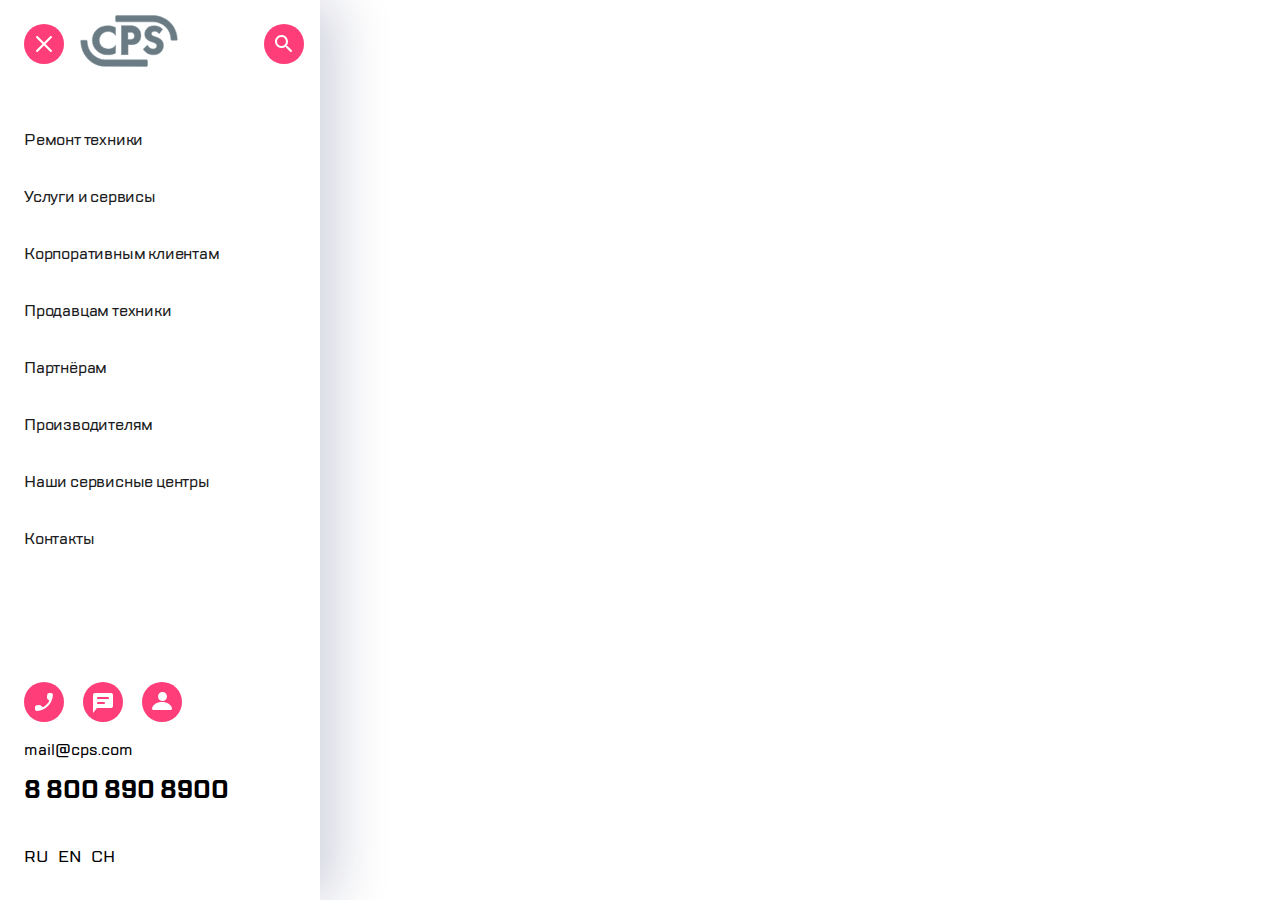
<file: index.html>
<!doctype HTML>
<html>
    <head>
        <title>Макет 1.4</title>
        <meta charset="utf-8">
        <link rel="stylesheet" href="Fonts/TTLakes/stylesheet.css">
        <link rel="stylesheet" href="style.css">
        <link rel="stylesheet" href="menu.css">
    </head>
    <body>
        <header class="header">
            <div class="header__block">
                <button class="button header__button">
                    <img src="images/close.svg">
                </button>
                <a href="index.html" class="logo header__logo"><img src="images/Group.svg"></a>
            </div>
            <div class="header__block">
                <button class="button header__button">
                    <img src="images/search.svg">
                </button>
            </div>
        </header>
        <main class="main">
            <ul class="main__list">
            <li class="main__item">
                <a class="title main__link">Ремонт техники</a>
            </li>
            <li class="main__item">
                <a class="title main__link">Услуги и сервисы</a>
            </li>
            <li class="main__item">
                <a class="title main__link">Корпоративным клиентам</a>
            </li>
            <li class="main__item">
                <a class="title main__link">Продавцам техники</a>
            </li>
            <li class="main__item">
                <a class="title main__link">Партнёрам</a>
            </li>
            <li class="main__item">
                <a class="title main__link">Производителям</a>
            </li>
            <li class="main__item">
                <a class="title main__link">Наши сервисные центры</a>
            </li>
            <li class="main__item">
                <a class="title main__link">Контакты</a>
            </li>
        </ul>
        </main>
        <footer class="footer">
            <div class="buttons footer__block">
                <button class="button footer__button">
                    <img src="images/call.svg">
                </button>
                <button class="button footer__button">
                    <img src="images/chat.svg">
                </button>
                <button class="button footer__button">
                    <img src="images/profile.svg">
                </button>
            </div>
            <div class="email footer__block">
                <a class="footer__email">mail@cps.com</a>
            </div>
            <div class="number footer__block">
                <p class="footer__number">8 800 890 8900</p>
            </div>
            <div class="langs footer__block">
                <a class="footer__lang ru">RU</a>
                <a class="footer__lang en">EN</a>
                <a class="footer__lang ch">CH</a>
            </div>
        </footer> 
    </body>
</html>
</file>
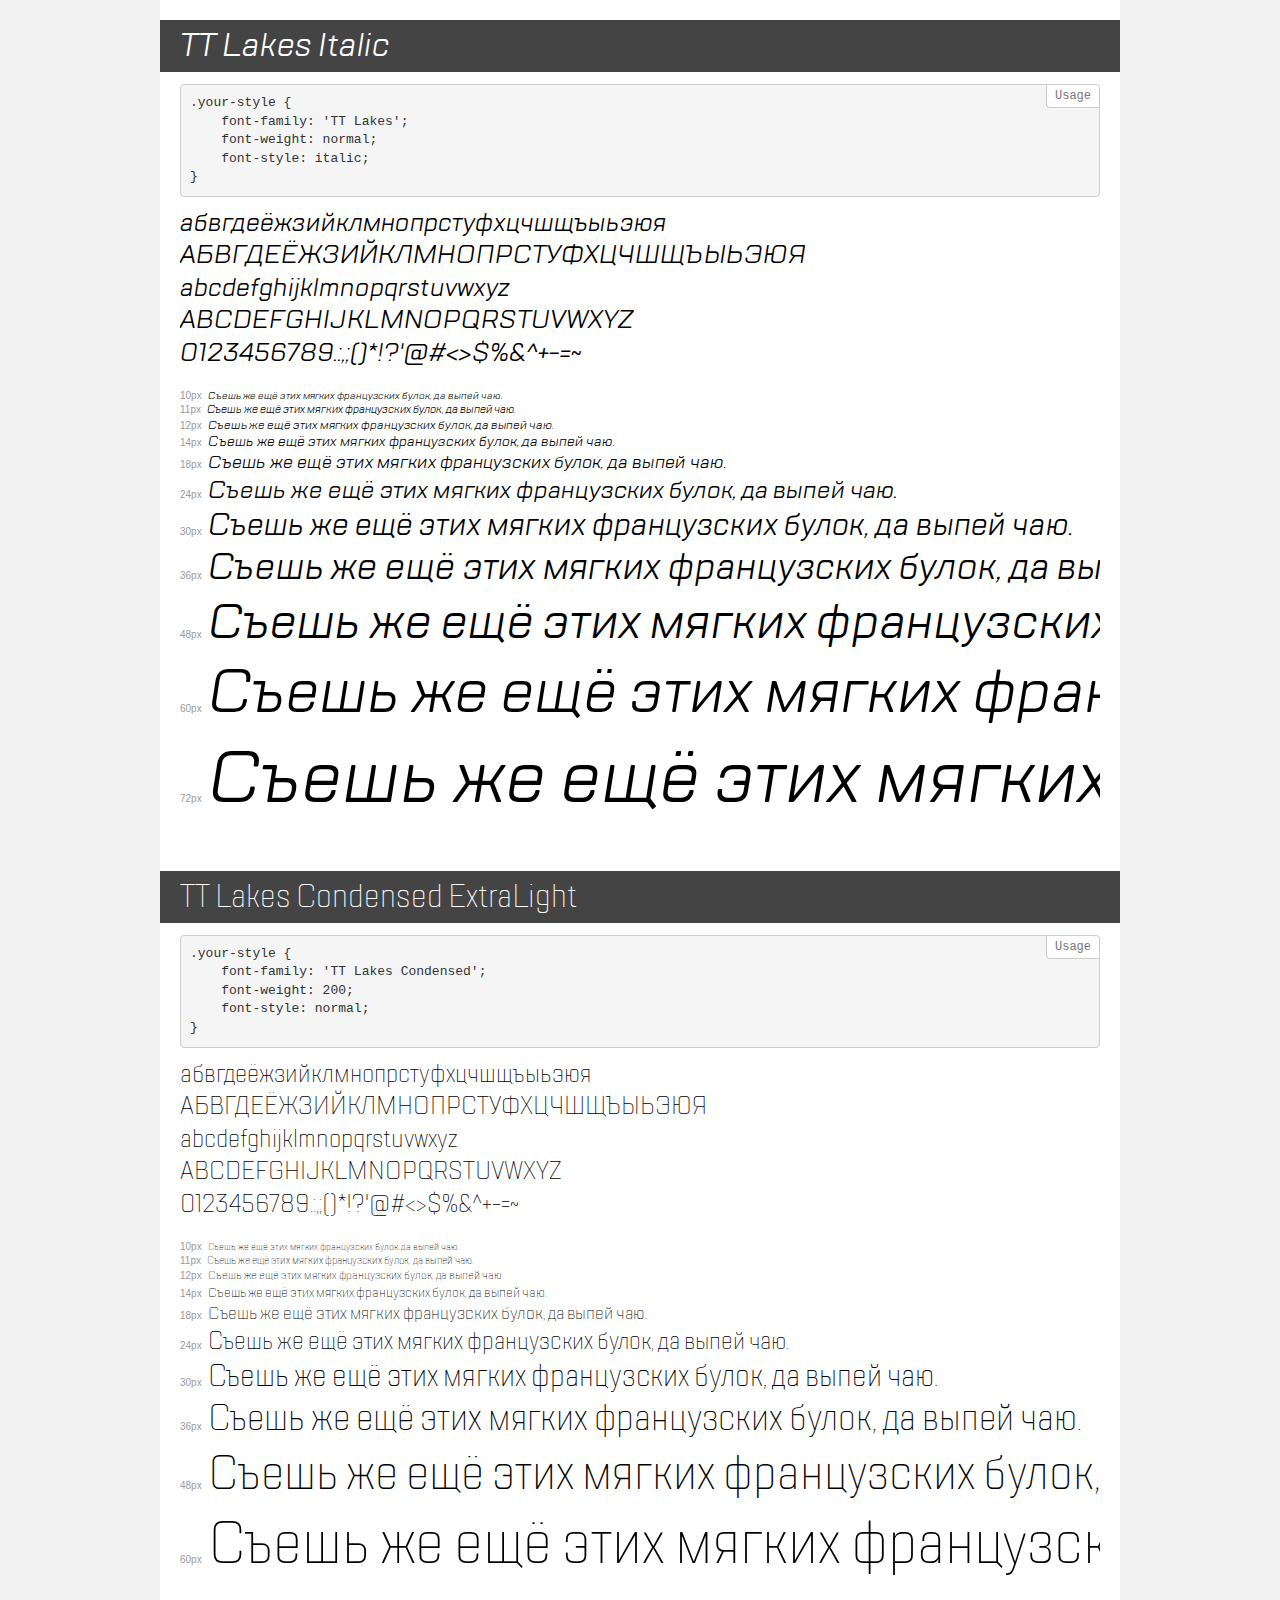
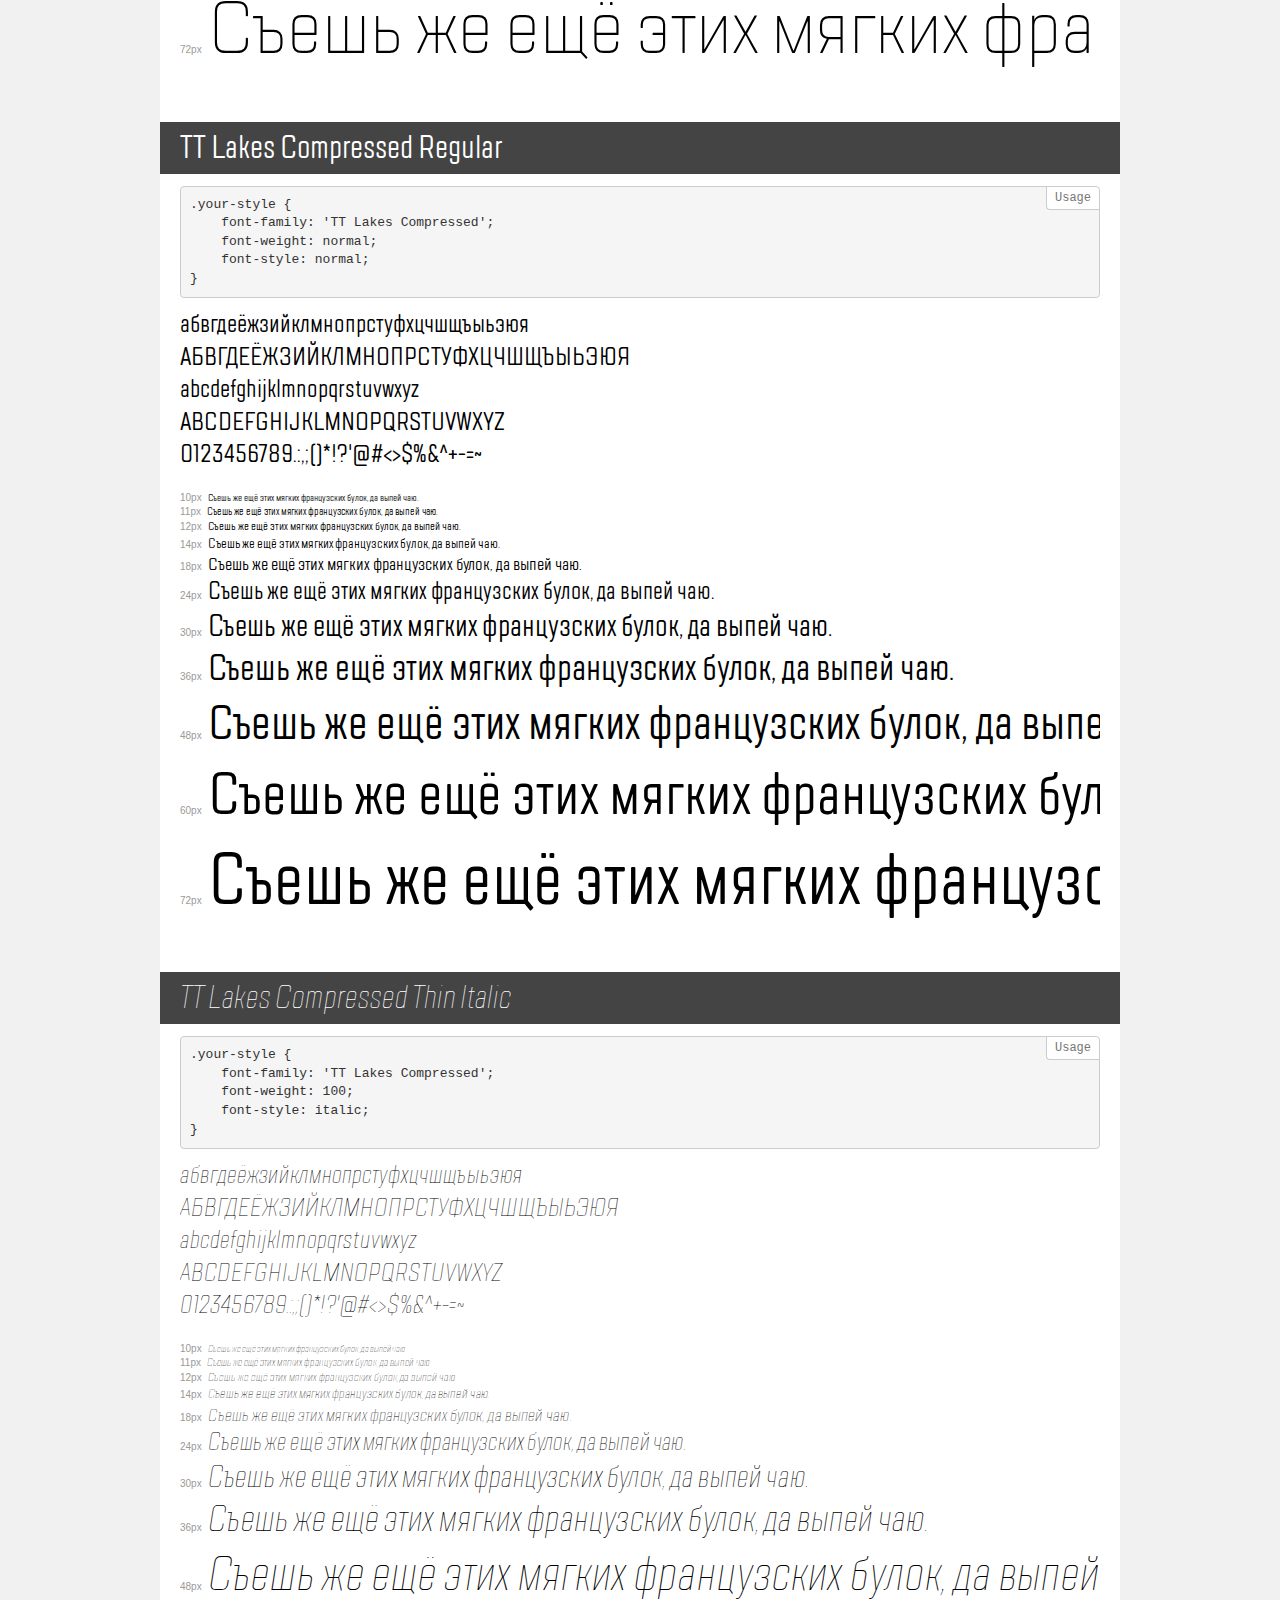
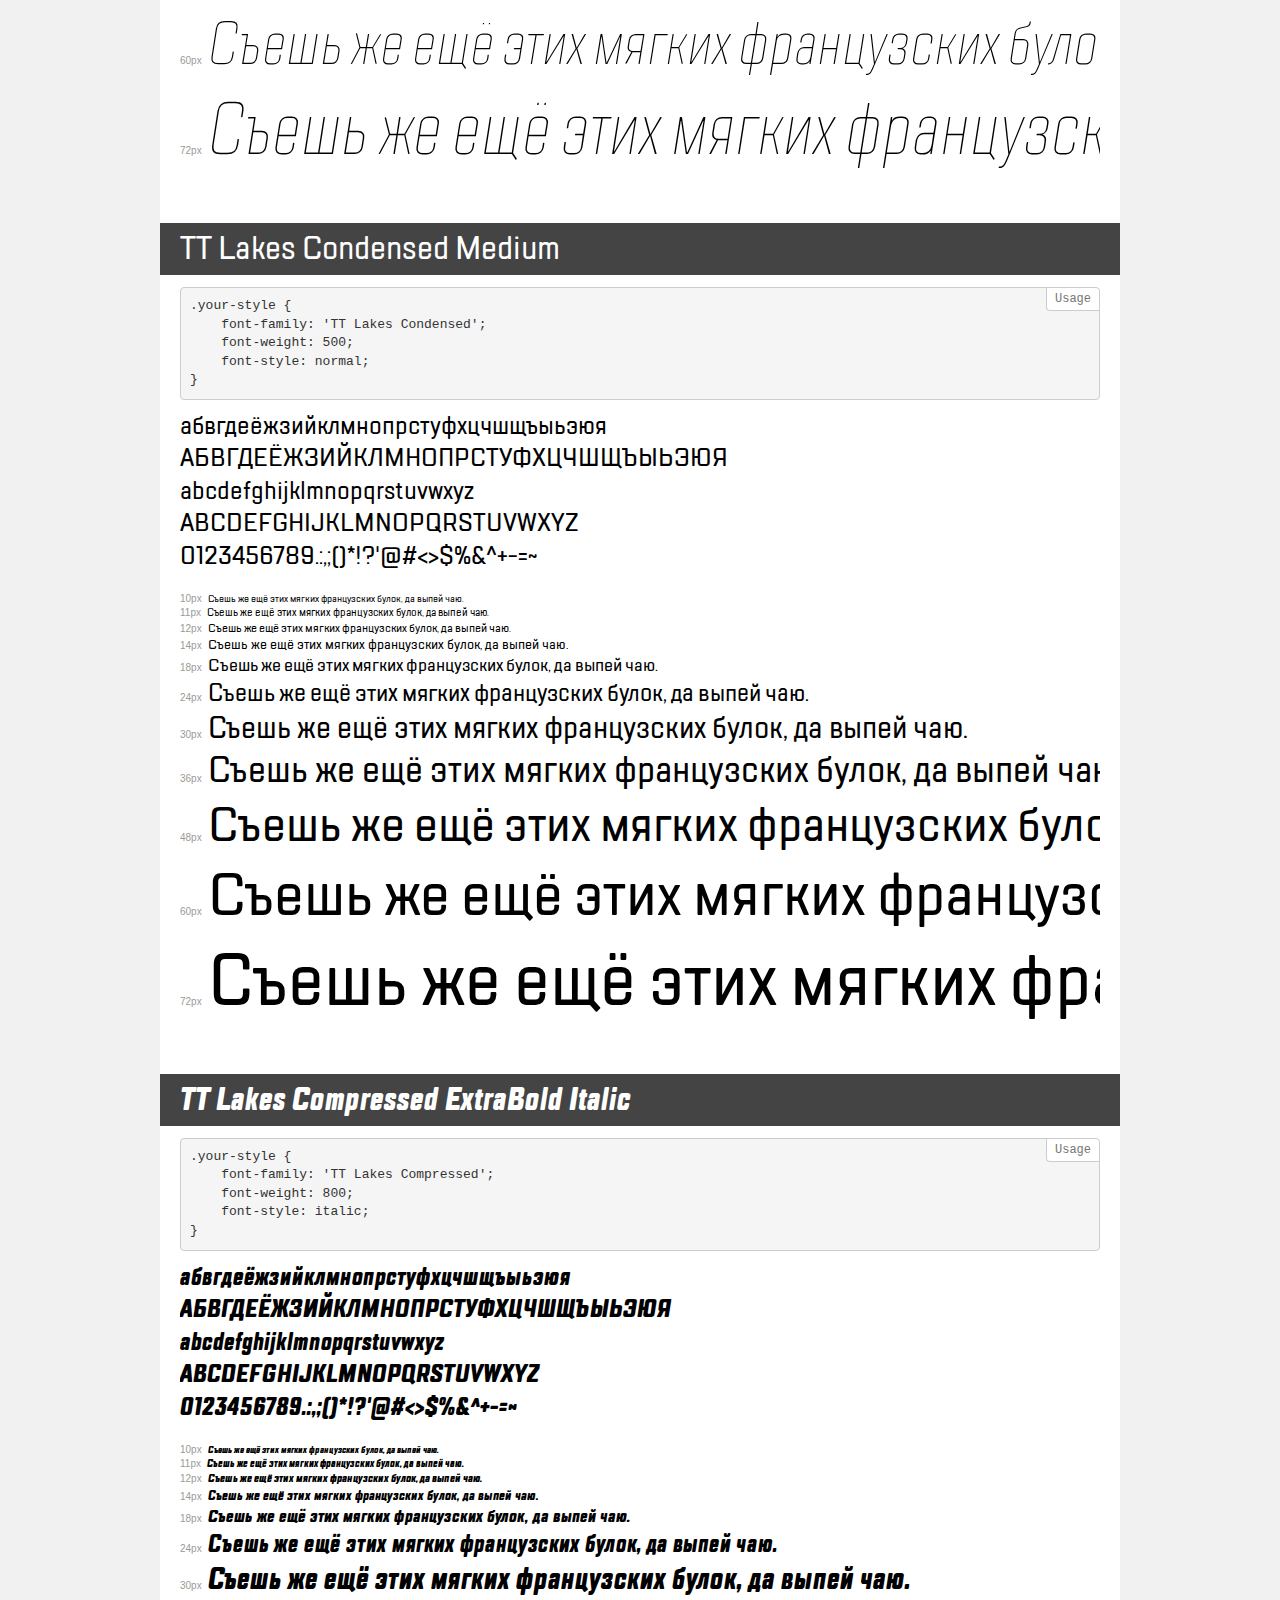
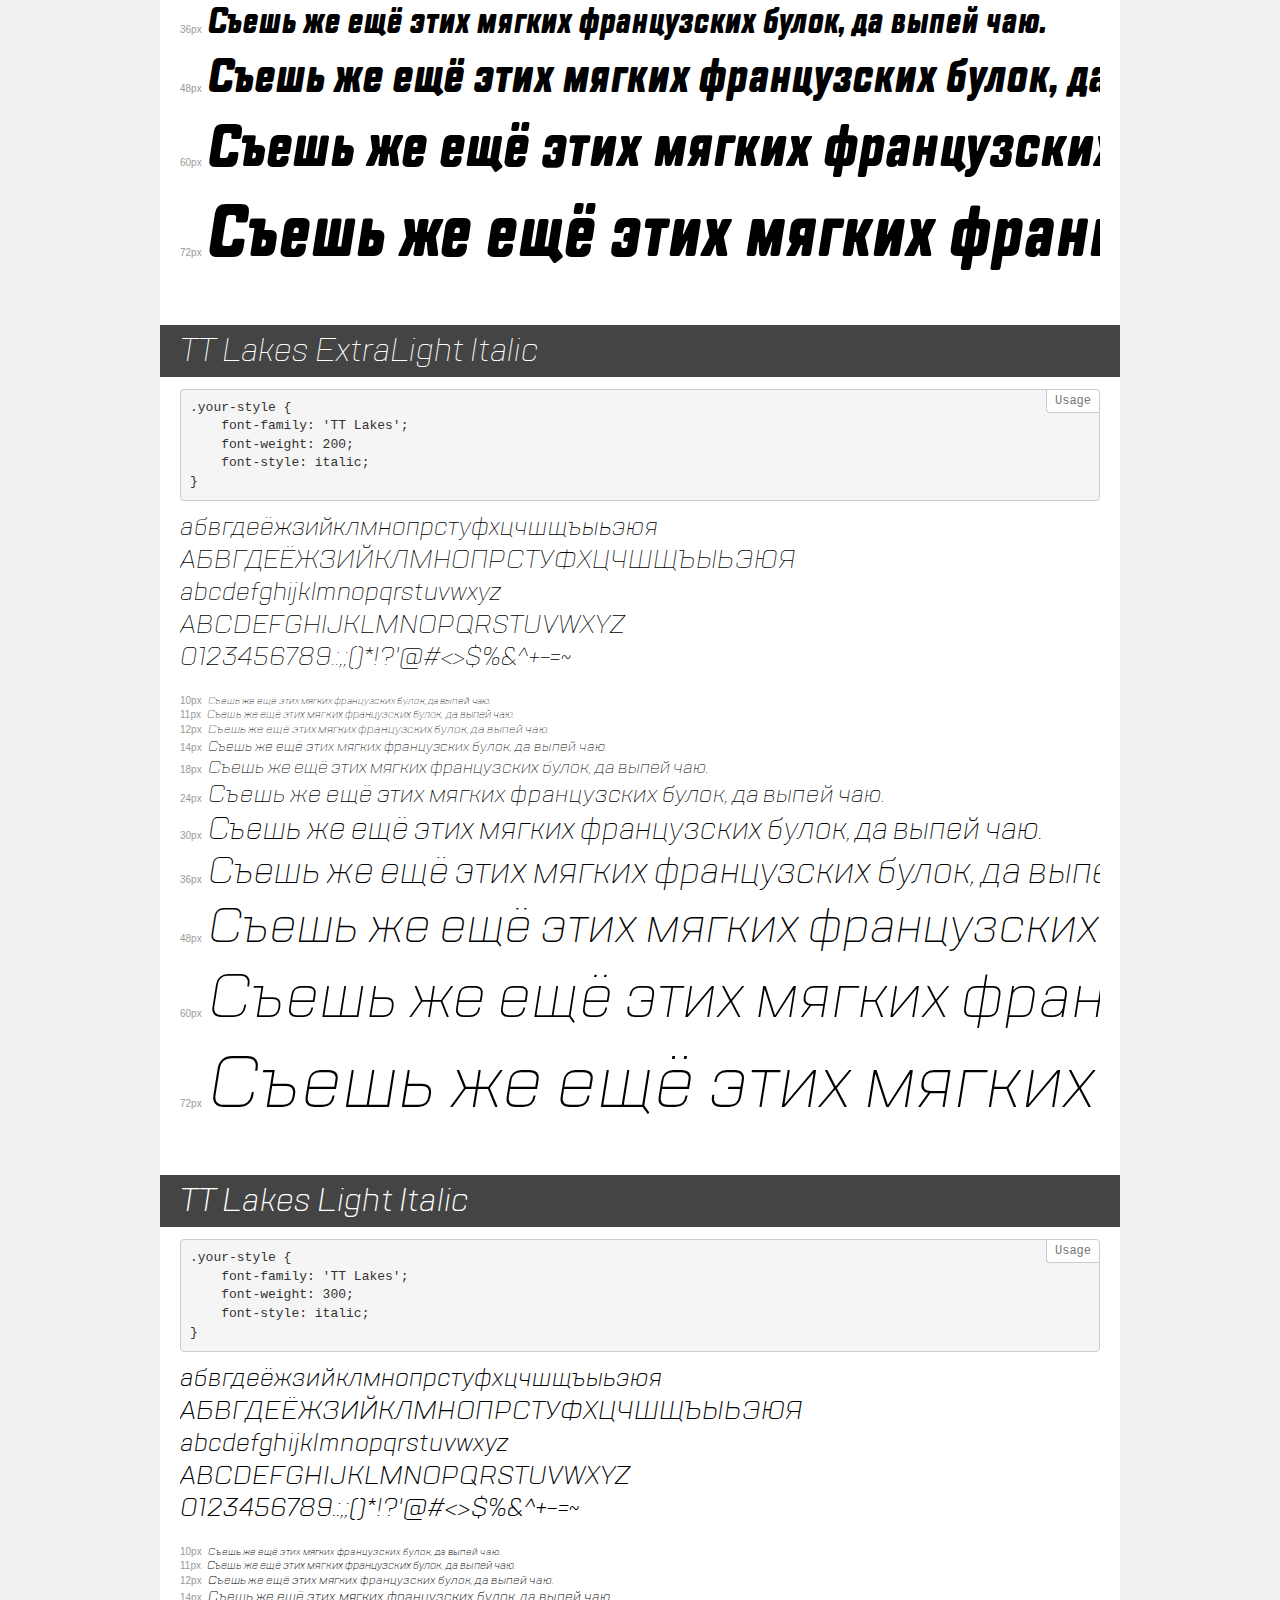
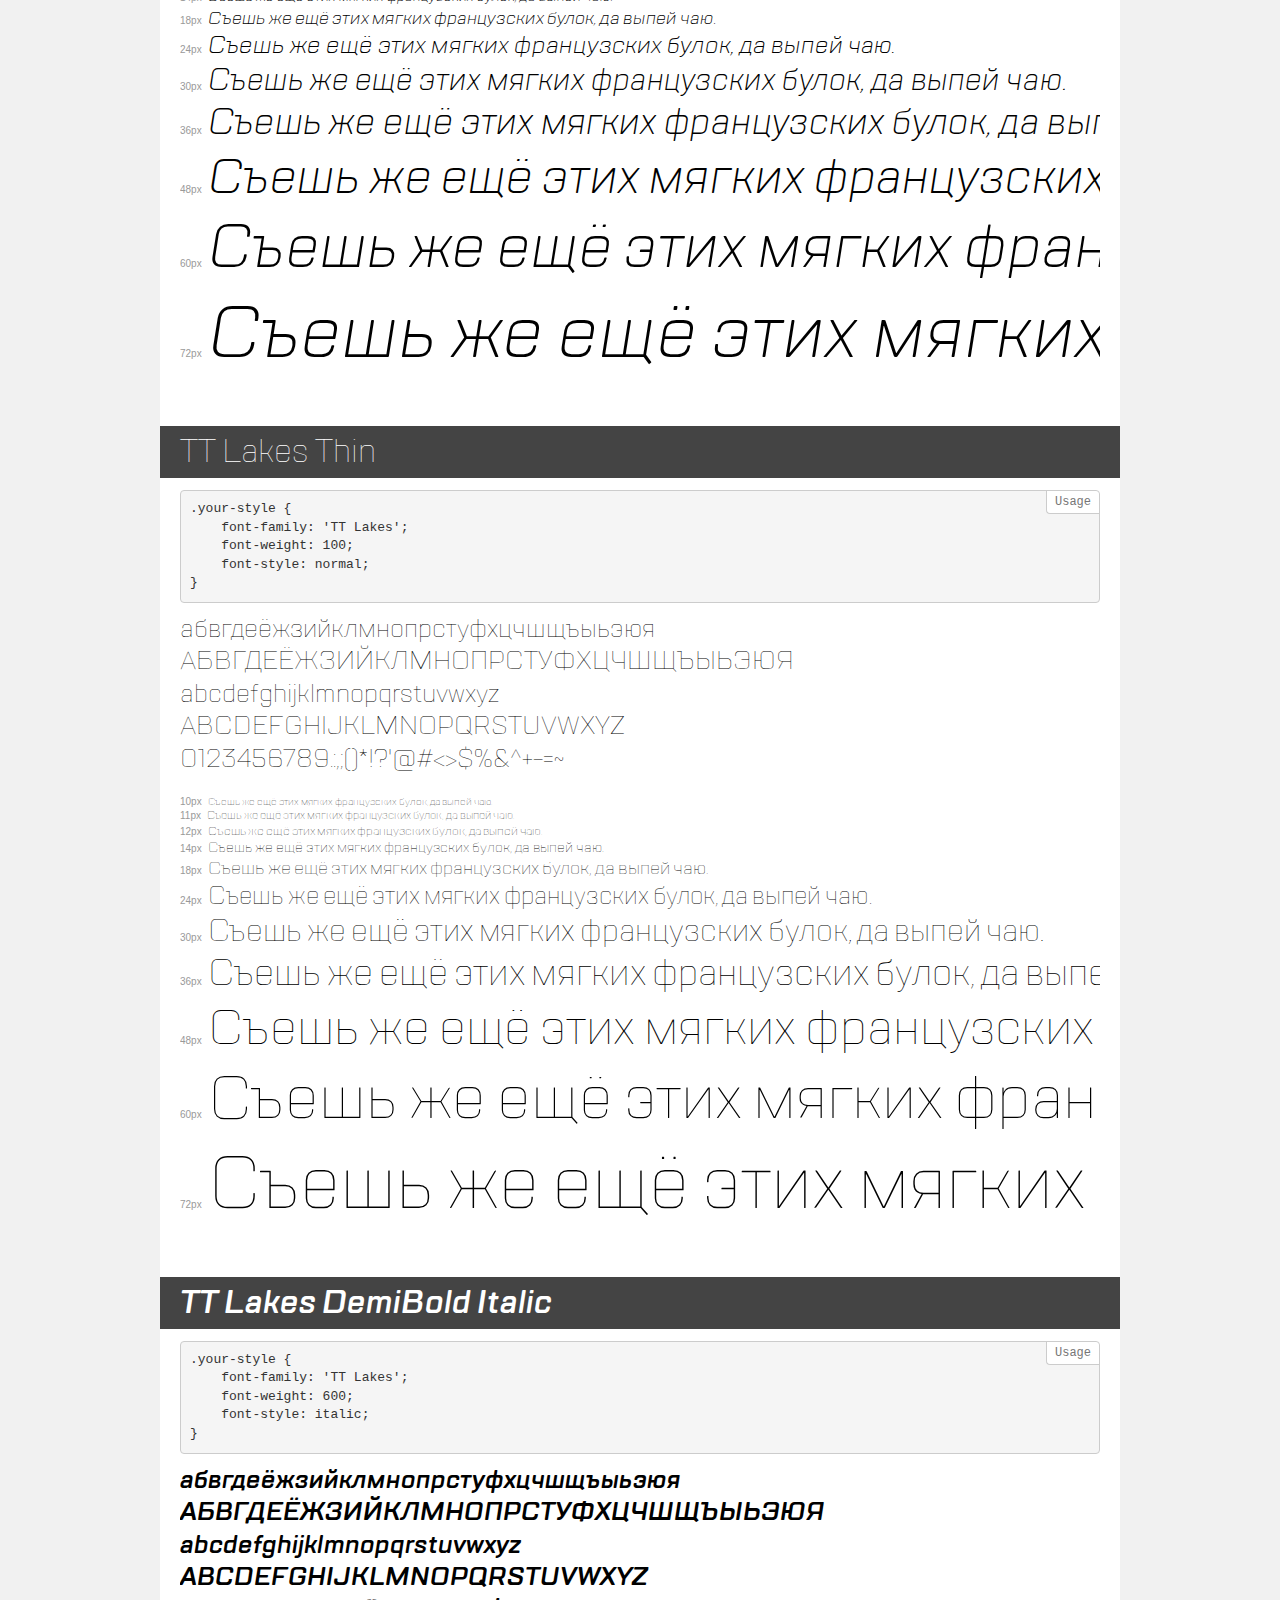
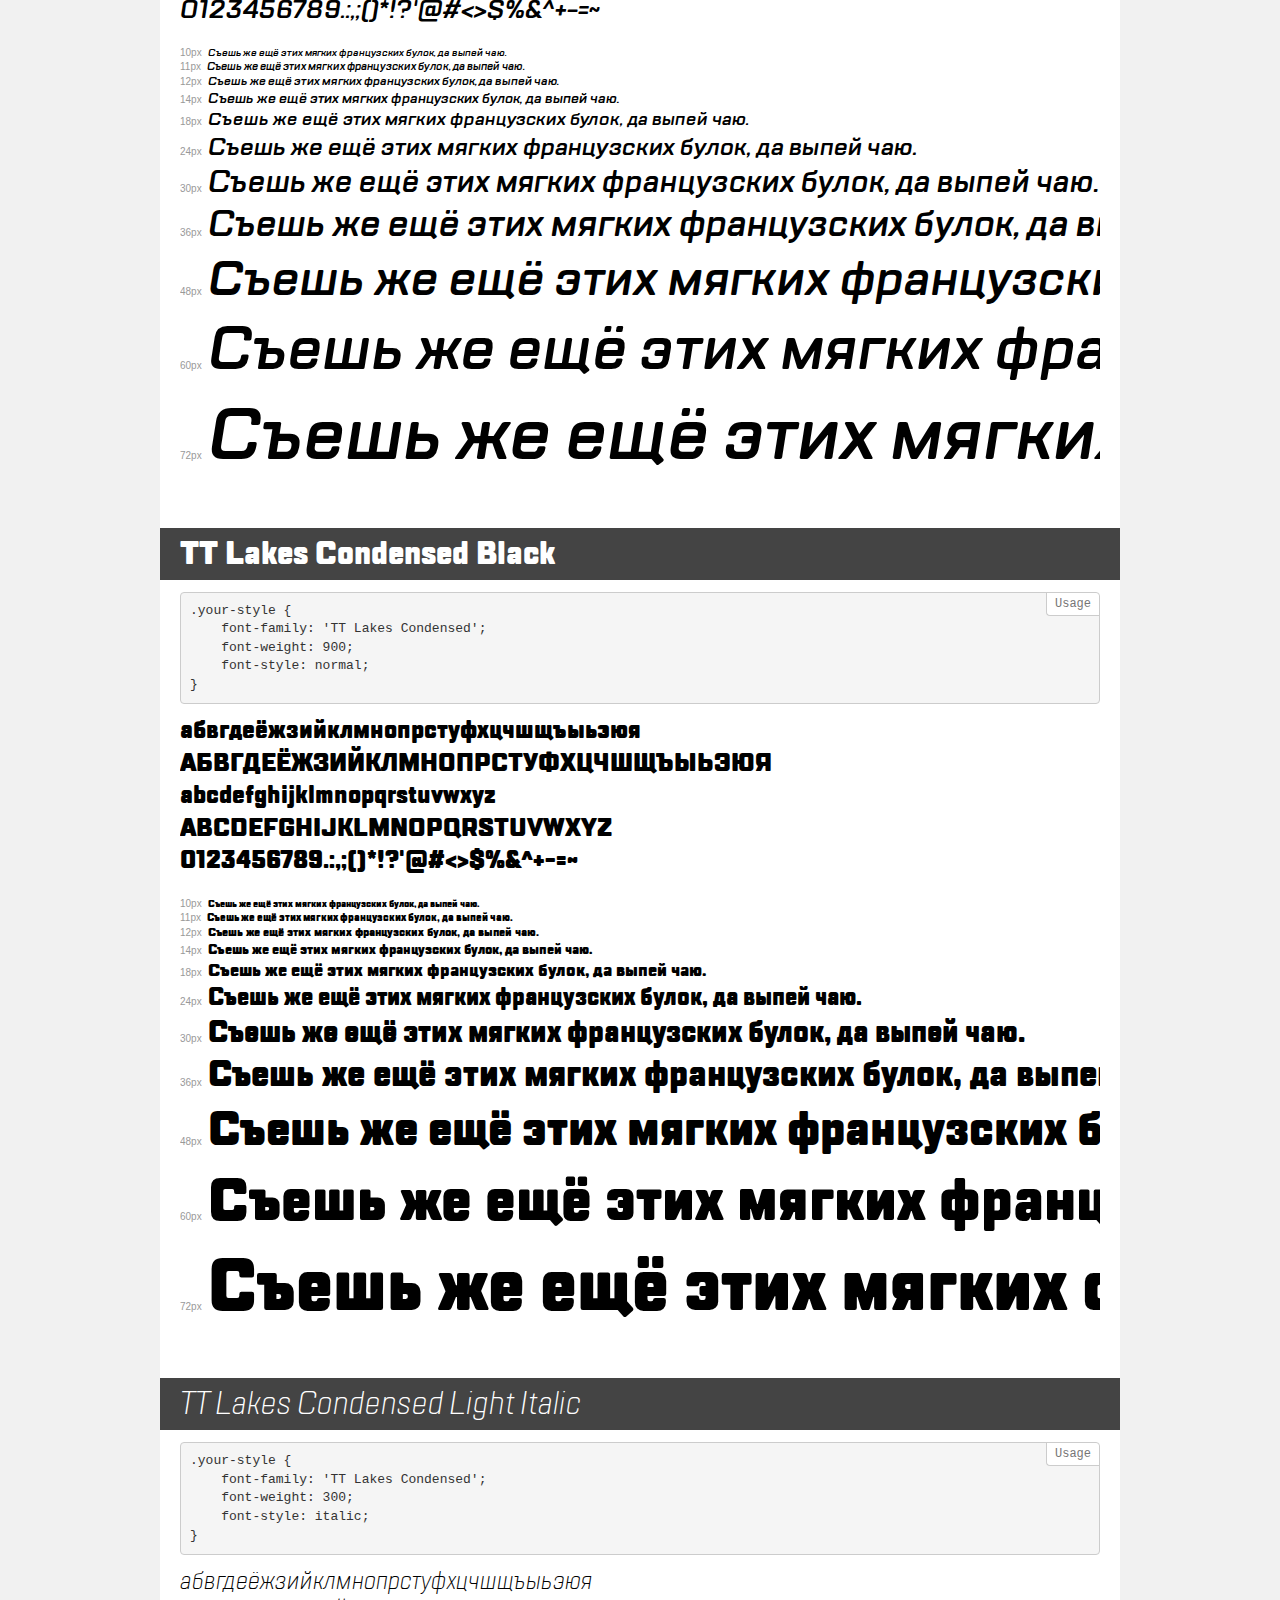
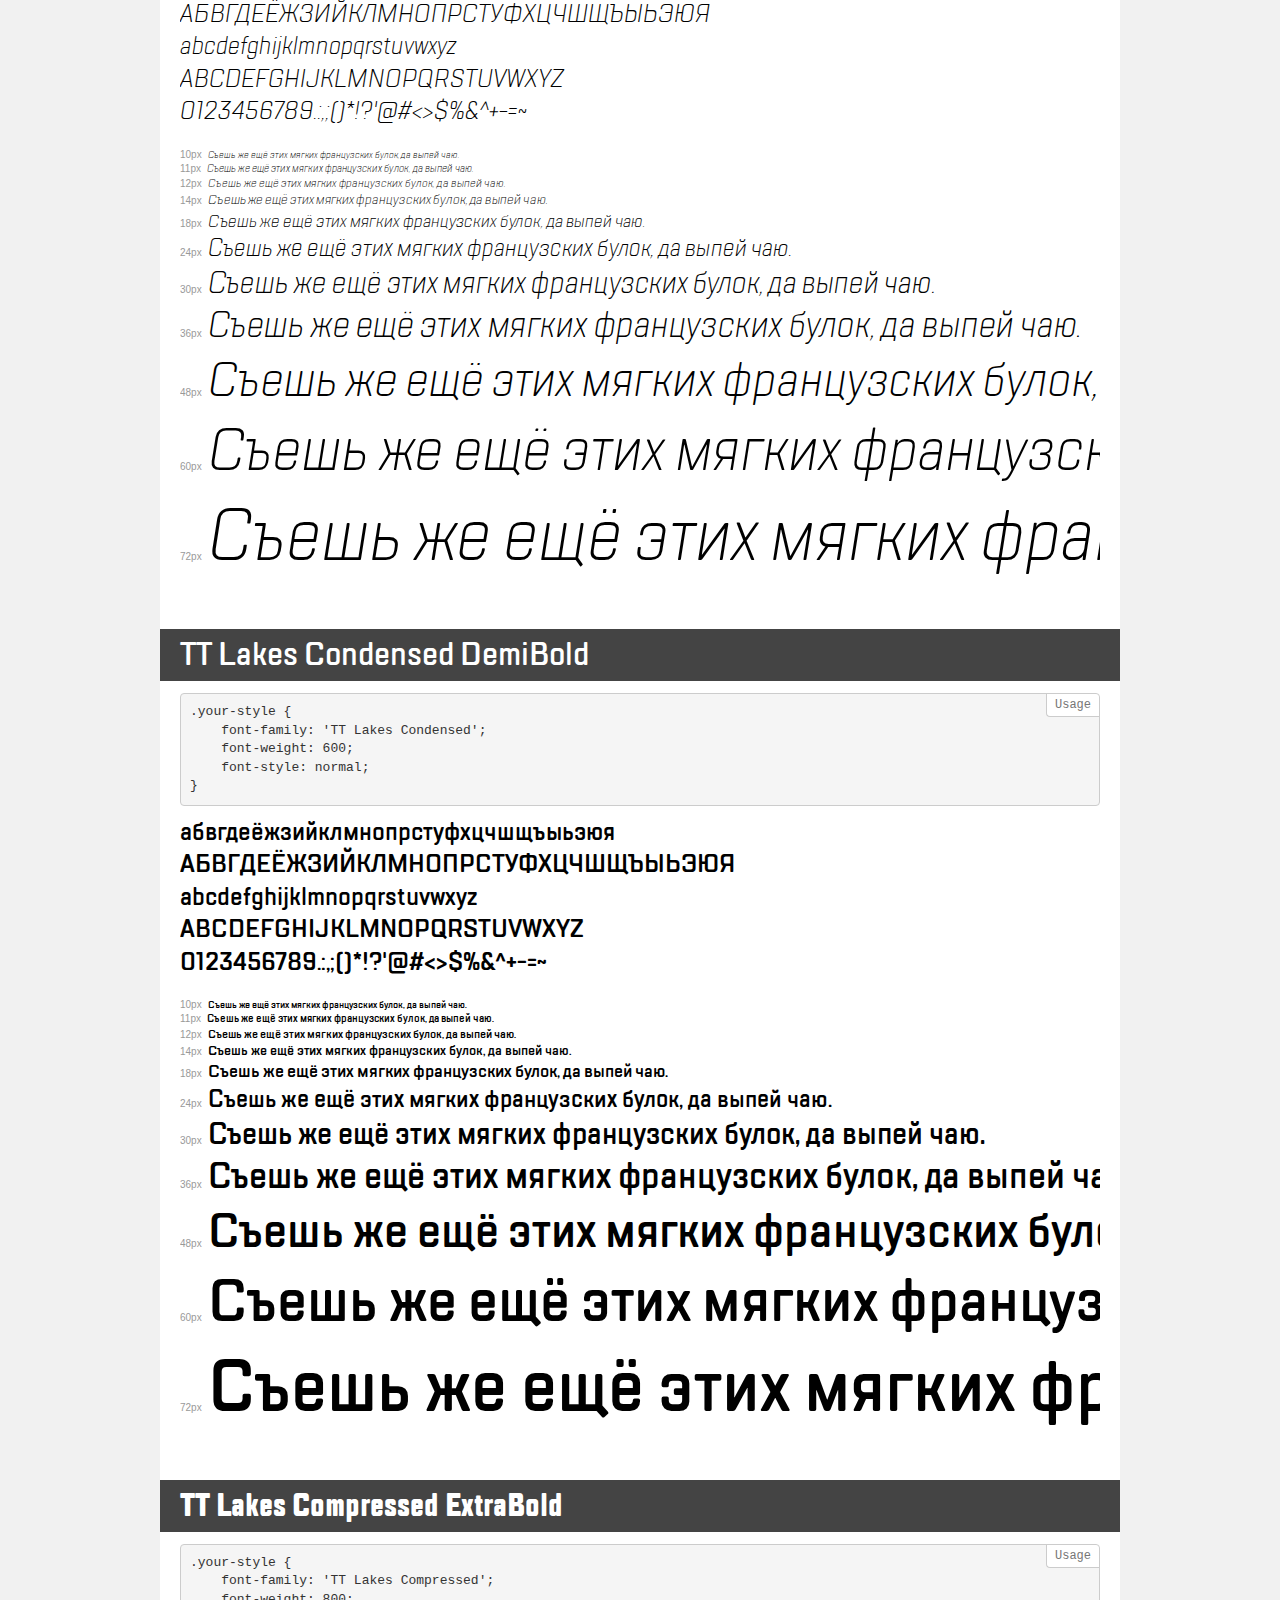
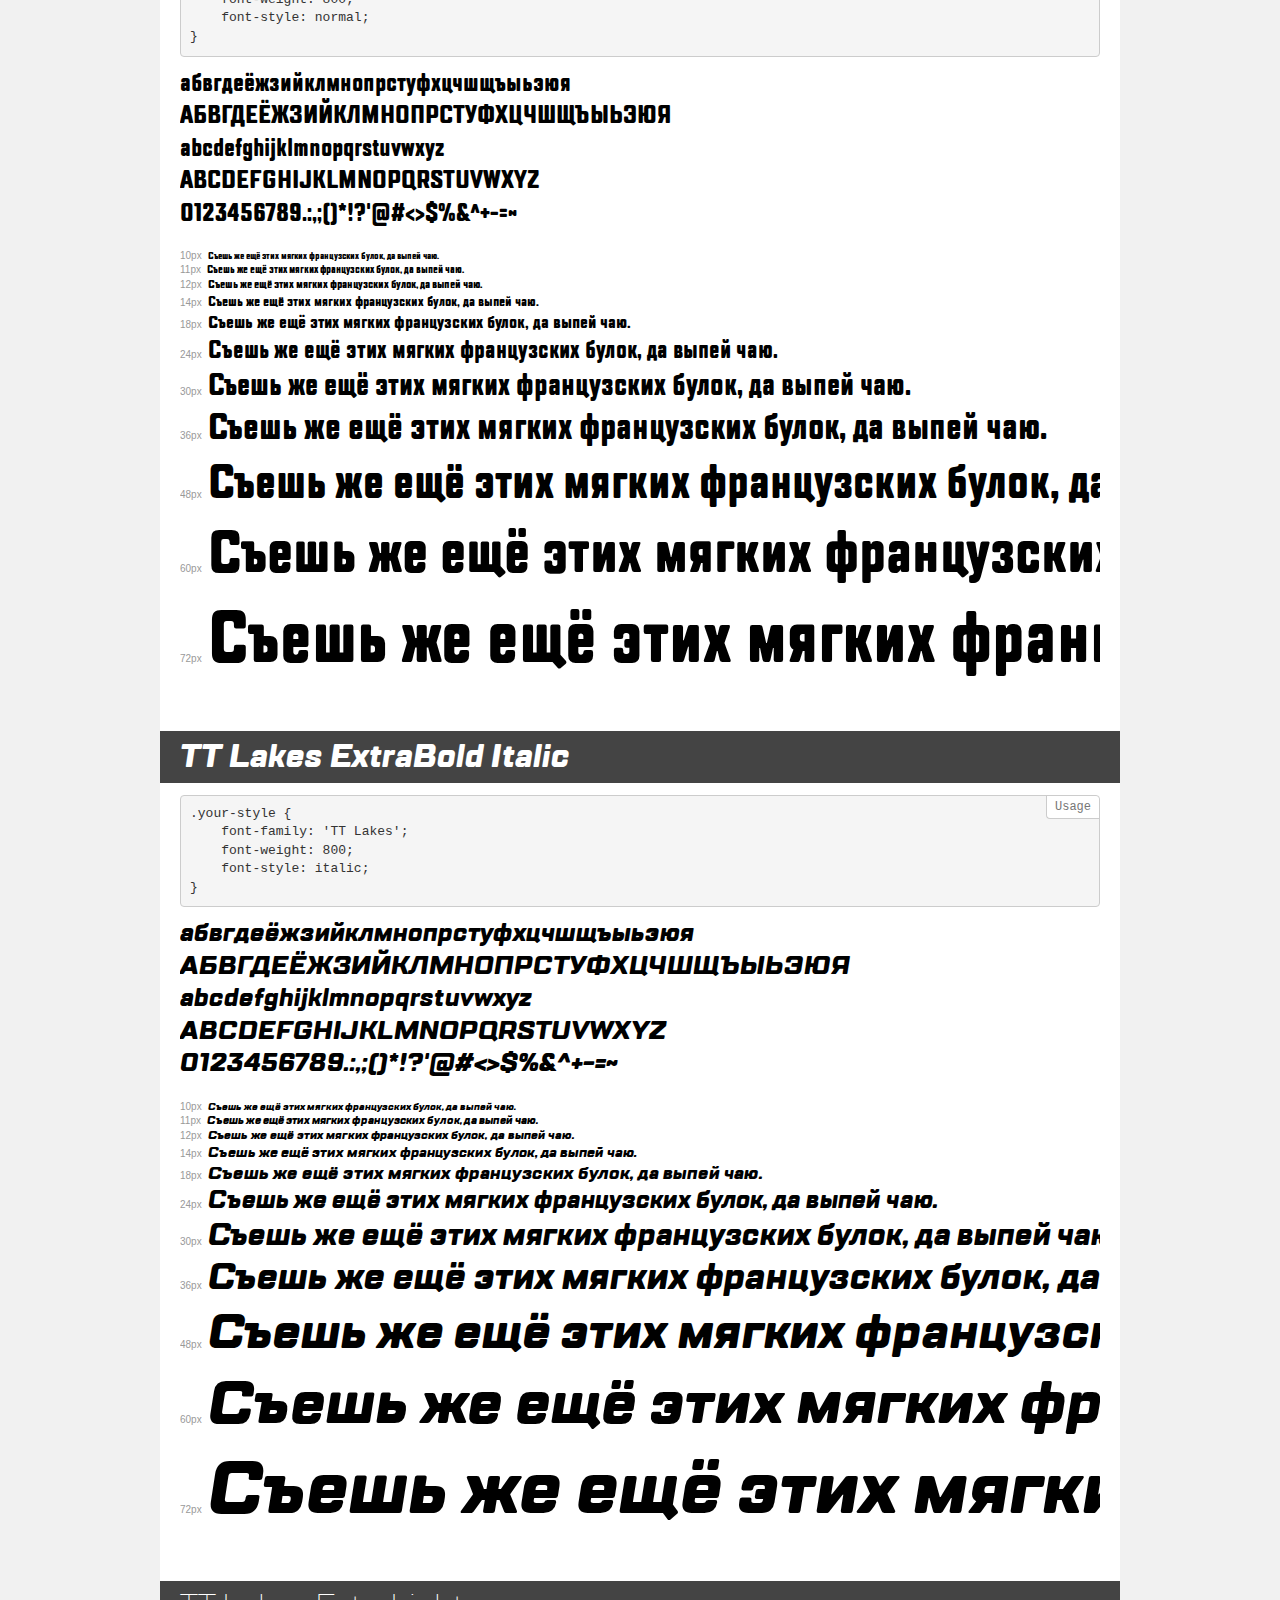
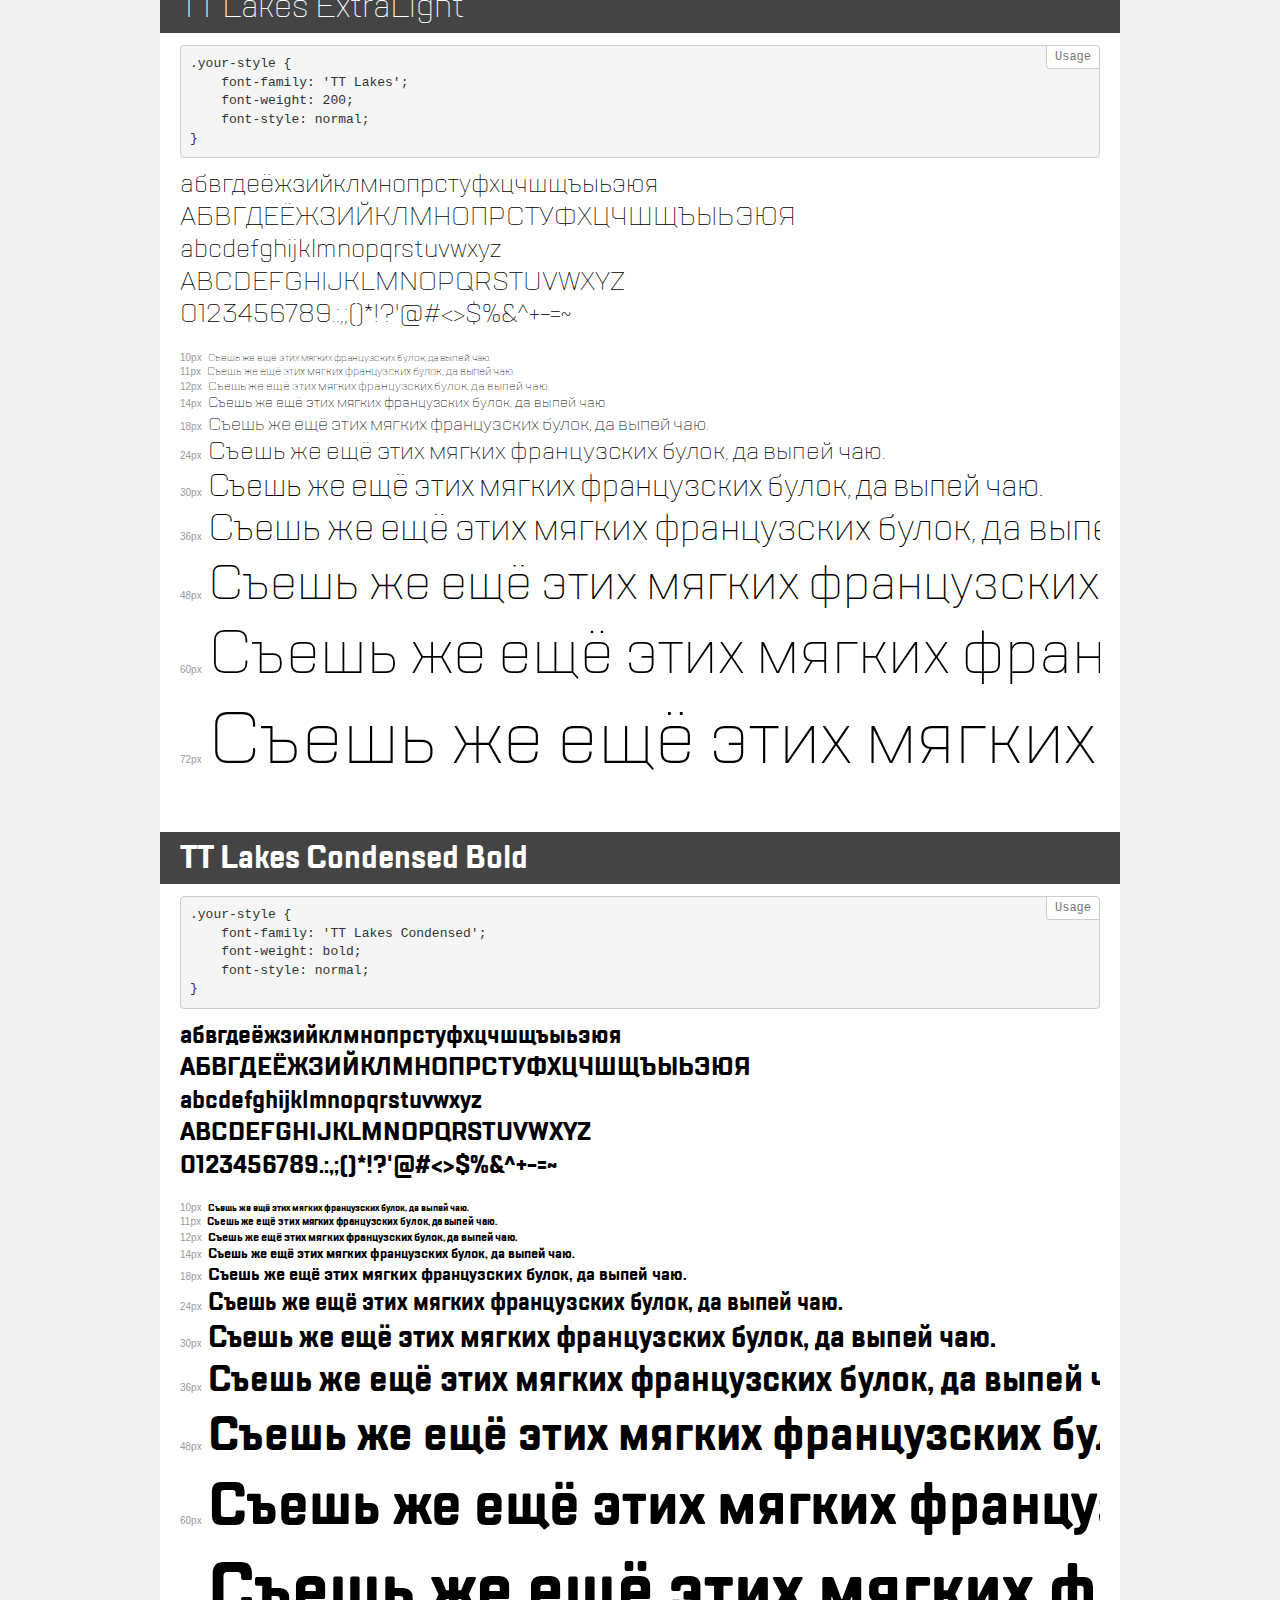
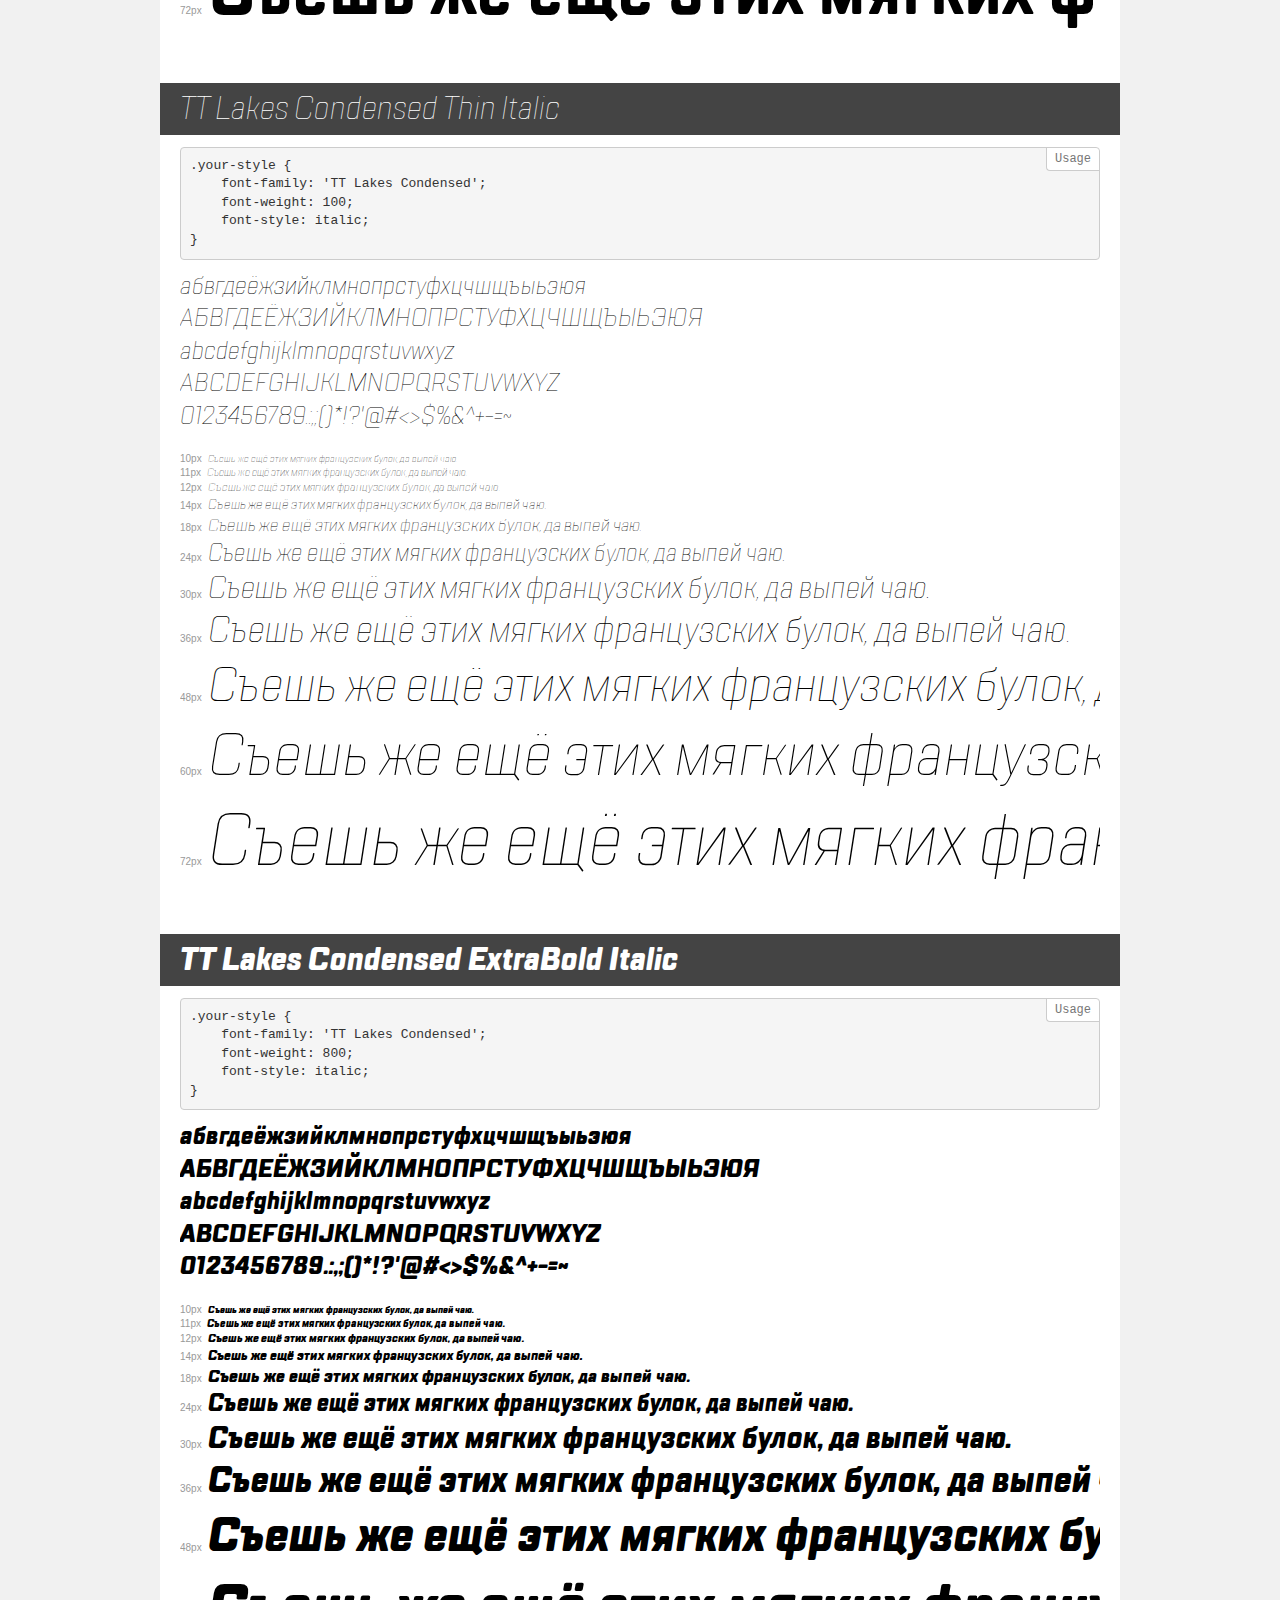
<file: Fonts/TTLakes/demo.html>
<!DOCTYPE html>
<html>
<head>
    <meta charset="utf-8">
    <meta http-equiv="X-UA-Compatible" content="IE=edge">
    <meta name="viewport" content="width=device-width, initial-scale=1">
    <meta name="robots" content="noindex, noarchive">
    <meta name="format-detection" content="telephone=no">
    <title>Transfonter demo</title>
    <link href="stylesheet.css" rel="stylesheet">
    <style>
        /*
        http://meyerweb.com/eric/tools/css/reset/
        v2.0 | 20110126
        License: none (public domain)
        */
        html, body, div, span, applet, object, iframe,
        h1, h2, h3, h4, h5, h6, p, blockquote, pre,
        a, abbr, acronym, address, big, cite, code,
        del, dfn, em, img, ins, kbd, q, s, samp,
        small, strike, strong, sub, sup, tt, var,
        b, u, i, center,
        dl, dt, dd, ol, ul, li,
        fieldset, form, label, legend,
        table, caption, tbody, tfoot, thead, tr, th, td,
        article, aside, canvas, details, embed,
        figure, figcaption, footer, header, hgroup,
        menu, nav, output, ruby, section, summary,
        time, mark, audio, video {
            margin: 0;
            padding: 0;
            border: 0;
            font-size: 100%;
            font: inherit;
            vertical-align: baseline;
        }
        /* HTML5 display-role reset for older browsers */
        article, aside, details, figcaption, figure,
        footer, header, hgroup, menu, nav, section {
            display: block;
        }
        body {
            line-height: 1;
        }
        ol, ul {
            list-style: none;
        }
        blockquote, q {
            quotes: none;
        }
        blockquote:before, blockquote:after,
        q:before, q:after {
            content: '';
            content: none;
        }
        table {
            border-collapse: collapse;
            border-spacing: 0;
        }
        /* common styles */
        body {
            background: #f1f1f1;
            color: #000;
        }
        .page {
            background: #fff;
            width: 920px;
            margin: 0 auto;
            padding: 20px 20px 0 20px;
            overflow: hidden;
        }
        .font-container {
            overflow-x: auto;
            overflow-y: hidden;
            margin-bottom: 40px;
            line-height: 1.3;
            white-space: nowrap;
            padding-bottom: 5px;
        }
        h1 {
            position: relative;
            background: #444;
            font-size: 32px;
            color: #fff;
            padding: 10px 20px;
            margin: 0 -20px 12px -20px;
        }
        .letters {
            font-size: 25px;
            margin-bottom: 20px;
        }
        .s10:before {
            content: '10px';
        }
        .s11:before {
            content: '11px';
        }
        .s12:before {
            content: '12px';
        }
        .s14:before {
            content: '14px';
        }
        .s18:before {
            content: '18px';
        }
        .s24:before {
            content: '24px';
        }
        .s30:before {
            content: '30px';
        }
        .s36:before {
            content: '36px';
        }
        .s48:before {
            content: '48px';
        }
        .s60:before {
            content: '60px';
        }
        .s72:before {
            content: '72px';
        }
        .s10:before, .s11:before, .s12:before, .s14:before,
        .s18:before, .s24:before, .s30:before, .s36:before,
        .s48:before, .s60:before, .s72:before {
            font-family: Arial, sans-serif;
            font-size: 10px;
            font-weight: normal;
            font-style: normal;
            color: #999;
            padding-right: 6px;
        }
        pre {
            display: block;
            position: relative;
            padding: 9px;
            margin: 0 0 10px;
            font-family: Monaco, Menlo, Consolas, "Courier New", monospace !important;
            font-size: 13px;
            line-height: 1.428571429;
            color: #333;
            font-weight: normal !important;
            font-style: normal !important;
            background-color: #f5f5f5;
            border: 1px solid #ccc;
            overflow-x: auto;
            border-radius: 4px;
        }
        pre:after {
            display: block;
            position: absolute;
            right: 0;
            top: 0;
            content: 'Usage';
            line-height: 1;
            padding: 5px 8px;
            font-size: 12px;
            color: #767676;
            background-color: #fff;
            border: 1px solid #ccc;
            border-right: none;
            border-top: none;
            border-radius: 0 4px 0 4px;
            z-index: 10;
        }
        /* responsive */
        @media (max-width: 959px) {
            .page {
                width: auto;
                margin: 0;
            }
        }
    </style>
</head>
<body>
<div class="page">
    <div class="demo" style="font-family: 'TT Lakes'; font-weight: normal; font-style: italic;">
        <h1>TT Lakes Italic</h1>
        <pre>.your-style {
    font-family: 'TT Lakes';
    font-weight: normal;
    font-style: italic;
}</pre>
        <div class="font-container">
            <p class="letters">
                абвгдеёжзийклмнопрстуфхцчшщъыьэюя<br>
АБВГДЕЁЖЗИЙКЛМНОПРСТУФХЦЧШЩЪЫЬЭЮЯ<br>
abcdefghijklmnopqrstuvwxyz<br>
ABCDEFGHIJKLMNOPQRSTUVWXYZ<br>
                0123456789.:,;()*!?'@#<>$%&^+-=~
            </p>
            <p class="s10" style="font-size: 10px;">Съешь же ещё этих мягких французских булок, да выпей чаю.</p>
            <p class="s11" style="font-size: 11px;">Съешь же ещё этих мягких французских булок, да выпей чаю.</p>
            <p class="s12" style="font-size: 12px;">Съешь же ещё этих мягких французских булок, да выпей чаю.</p>
            <p class="s14" style="font-size: 14px;">Съешь же ещё этих мягких французских булок, да выпей чаю.</p>
            <p class="s18" style="font-size: 18px;">Съешь же ещё этих мягких французских булок, да выпей чаю.</p>
            <p class="s24" style="font-size: 24px;">Съешь же ещё этих мягких французских булок, да выпей чаю.</p>
            <p class="s30" style="font-size: 30px;">Съешь же ещё этих мягких французских булок, да выпей чаю.</p>
            <p class="s36" style="font-size: 36px;">Съешь же ещё этих мягких французских булок, да выпей чаю.</p>
            <p class="s48" style="font-size: 48px;">Съешь же ещё этих мягких французских булок, да выпей чаю.</p>
            <p class="s60" style="font-size: 60px;">Съешь же ещё этих мягких французских булок, да выпей чаю.</p>
            <p class="s72" style="font-size: 72px;">Съешь же ещё этих мягких французских булок, да выпей чаю.</p>
        </div>
    </div>
    <div class="demo" style="font-family: 'TT Lakes Condensed'; font-weight: 200; font-style: normal;">
        <h1>TT Lakes Condensed ExtraLight</h1>
        <pre>.your-style {
    font-family: 'TT Lakes Condensed';
    font-weight: 200;
    font-style: normal;
}</pre>
        <div class="font-container">
            <p class="letters">
                абвгдеёжзийклмнопрстуфхцчшщъыьэюя<br>
АБВГДЕЁЖЗИЙКЛМНОПРСТУФХЦЧШЩЪЫЬЭЮЯ<br>
abcdefghijklmnopqrstuvwxyz<br>
ABCDEFGHIJKLMNOPQRSTUVWXYZ<br>
                0123456789.:,;()*!?'@#<>$%&^+-=~
            </p>
            <p class="s10" style="font-size: 10px;">Съешь же ещё этих мягких французских булок, да выпей чаю.</p>
            <p class="s11" style="font-size: 11px;">Съешь же ещё этих мягких французских булок, да выпей чаю.</p>
            <p class="s12" style="font-size: 12px;">Съешь же ещё этих мягких французских булок, да выпей чаю.</p>
            <p class="s14" style="font-size: 14px;">Съешь же ещё этих мягких французских булок, да выпей чаю.</p>
            <p class="s18" style="font-size: 18px;">Съешь же ещё этих мягких французских булок, да выпей чаю.</p>
            <p class="s24" style="font-size: 24px;">Съешь же ещё этих мягких французских булок, да выпей чаю.</p>
            <p class="s30" style="font-size: 30px;">Съешь же ещё этих мягких французских булок, да выпей чаю.</p>
            <p class="s36" style="font-size: 36px;">Съешь же ещё этих мягких французских булок, да выпей чаю.</p>
            <p class="s48" style="font-size: 48px;">Съешь же ещё этих мягких французских булок, да выпей чаю.</p>
            <p class="s60" style="font-size: 60px;">Съешь же ещё этих мягких французских булок, да выпей чаю.</p>
            <p class="s72" style="font-size: 72px;">Съешь же ещё этих мягких французских булок, да выпей чаю.</p>
        </div>
    </div>
    <div class="demo" style="font-family: 'TT Lakes Compressed'; font-weight: normal; font-style: normal;">
        <h1>TT Lakes Compressed Regular</h1>
        <pre>.your-style {
    font-family: 'TT Lakes Compressed';
    font-weight: normal;
    font-style: normal;
}</pre>
        <div class="font-container">
            <p class="letters">
                абвгдеёжзийклмнопрстуфхцчшщъыьэюя<br>
АБВГДЕЁЖЗИЙКЛМНОПРСТУФХЦЧШЩЪЫЬЭЮЯ<br>
abcdefghijklmnopqrstuvwxyz<br>
ABCDEFGHIJKLMNOPQRSTUVWXYZ<br>
                0123456789.:,;()*!?'@#<>$%&^+-=~
            </p>
            <p class="s10" style="font-size: 10px;">Съешь же ещё этих мягких французских булок, да выпей чаю.</p>
            <p class="s11" style="font-size: 11px;">Съешь же ещё этих мягких французских булок, да выпей чаю.</p>
            <p class="s12" style="font-size: 12px;">Съешь же ещё этих мягких французских булок, да выпей чаю.</p>
            <p class="s14" style="font-size: 14px;">Съешь же ещё этих мягких французских булок, да выпей чаю.</p>
            <p class="s18" style="font-size: 18px;">Съешь же ещё этих мягких французских булок, да выпей чаю.</p>
            <p class="s24" style="font-size: 24px;">Съешь же ещё этих мягких французских булок, да выпей чаю.</p>
            <p class="s30" style="font-size: 30px;">Съешь же ещё этих мягких французских булок, да выпей чаю.</p>
            <p class="s36" style="font-size: 36px;">Съешь же ещё этих мягких французских булок, да выпей чаю.</p>
            <p class="s48" style="font-size: 48px;">Съешь же ещё этих мягких французских булок, да выпей чаю.</p>
            <p class="s60" style="font-size: 60px;">Съешь же ещё этих мягких французских булок, да выпей чаю.</p>
            <p class="s72" style="font-size: 72px;">Съешь же ещё этих мягких французских булок, да выпей чаю.</p>
        </div>
    </div>
    <div class="demo" style="font-family: 'TT Lakes Compressed'; font-weight: 100; font-style: italic;">
        <h1>TT Lakes Compressed Thin Italic</h1>
        <pre>.your-style {
    font-family: 'TT Lakes Compressed';
    font-weight: 100;
    font-style: italic;
}</pre>
        <div class="font-container">
            <p class="letters">
                абвгдеёжзийклмнопрстуфхцчшщъыьэюя<br>
АБВГДЕЁЖЗИЙКЛМНОПРСТУФХЦЧШЩЪЫЬЭЮЯ<br>
abcdefghijklmnopqrstuvwxyz<br>
ABCDEFGHIJKLMNOPQRSTUVWXYZ<br>
                0123456789.:,;()*!?'@#<>$%&^+-=~
            </p>
            <p class="s10" style="font-size: 10px;">Съешь же ещё этих мягких французских булок, да выпей чаю.</p>
            <p class="s11" style="font-size: 11px;">Съешь же ещё этих мягких французских булок, да выпей чаю.</p>
            <p class="s12" style="font-size: 12px;">Съешь же ещё этих мягких французских булок, да выпей чаю.</p>
            <p class="s14" style="font-size: 14px;">Съешь же ещё этих мягких французских булок, да выпей чаю.</p>
            <p class="s18" style="font-size: 18px;">Съешь же ещё этих мягких французских булок, да выпей чаю.</p>
            <p class="s24" style="font-size: 24px;">Съешь же ещё этих мягких французских булок, да выпей чаю.</p>
            <p class="s30" style="font-size: 30px;">Съешь же ещё этих мягких французских булок, да выпей чаю.</p>
            <p class="s36" style="font-size: 36px;">Съешь же ещё этих мягких французских булок, да выпей чаю.</p>
            <p class="s48" style="font-size: 48px;">Съешь же ещё этих мягких французских булок, да выпей чаю.</p>
            <p class="s60" style="font-size: 60px;">Съешь же ещё этих мягких французских булок, да выпей чаю.</p>
            <p class="s72" style="font-size: 72px;">Съешь же ещё этих мягких французских булок, да выпей чаю.</p>
        </div>
    </div>
    <div class="demo" style="font-family: 'TT Lakes Condensed'; font-weight: 500; font-style: normal;">
        <h1>TT Lakes Condensed Medium</h1>
        <pre>.your-style {
    font-family: 'TT Lakes Condensed';
    font-weight: 500;
    font-style: normal;
}</pre>
        <div class="font-container">
            <p class="letters">
                абвгдеёжзийклмнопрстуфхцчшщъыьэюя<br>
АБВГДЕЁЖЗИЙКЛМНОПРСТУФХЦЧШЩЪЫЬЭЮЯ<br>
abcdefghijklmnopqrstuvwxyz<br>
ABCDEFGHIJKLMNOPQRSTUVWXYZ<br>
                0123456789.:,;()*!?'@#<>$%&^+-=~
            </p>
            <p class="s10" style="font-size: 10px;">Съешь же ещё этих мягких французских булок, да выпей чаю.</p>
            <p class="s11" style="font-size: 11px;">Съешь же ещё этих мягких французских булок, да выпей чаю.</p>
            <p class="s12" style="font-size: 12px;">Съешь же ещё этих мягких французских булок, да выпей чаю.</p>
            <p class="s14" style="font-size: 14px;">Съешь же ещё этих мягких французских булок, да выпей чаю.</p>
            <p class="s18" style="font-size: 18px;">Съешь же ещё этих мягких французских булок, да выпей чаю.</p>
            <p class="s24" style="font-size: 24px;">Съешь же ещё этих мягких французских булок, да выпей чаю.</p>
            <p class="s30" style="font-size: 30px;">Съешь же ещё этих мягких французских булок, да выпей чаю.</p>
            <p class="s36" style="font-size: 36px;">Съешь же ещё этих мягких французских булок, да выпей чаю.</p>
            <p class="s48" style="font-size: 48px;">Съешь же ещё этих мягких французских булок, да выпей чаю.</p>
            <p class="s60" style="font-size: 60px;">Съешь же ещё этих мягких французских булок, да выпей чаю.</p>
            <p class="s72" style="font-size: 72px;">Съешь же ещё этих мягких французских булок, да выпей чаю.</p>
        </div>
    </div>
    <div class="demo" style="font-family: 'TT Lakes Compressed'; font-weight: 800; font-style: italic;">
        <h1>TT Lakes Compressed ExtraBold Italic</h1>
        <pre>.your-style {
    font-family: 'TT Lakes Compressed';
    font-weight: 800;
    font-style: italic;
}</pre>
        <div class="font-container">
            <p class="letters">
                абвгдеёжзийклмнопрстуфхцчшщъыьэюя<br>
АБВГДЕЁЖЗИЙКЛМНОПРСТУФХЦЧШЩЪЫЬЭЮЯ<br>
abcdefghijklmnopqrstuvwxyz<br>
ABCDEFGHIJKLMNOPQRSTUVWXYZ<br>
                0123456789.:,;()*!?'@#<>$%&^+-=~
            </p>
            <p class="s10" style="font-size: 10px;">Съешь же ещё этих мягких французских булок, да выпей чаю.</p>
            <p class="s11" style="font-size: 11px;">Съешь же ещё этих мягких французских булок, да выпей чаю.</p>
            <p class="s12" style="font-size: 12px;">Съешь же ещё этих мягких французских булок, да выпей чаю.</p>
            <p class="s14" style="font-size: 14px;">Съешь же ещё этих мягких французских булок, да выпей чаю.</p>
            <p class="s18" style="font-size: 18px;">Съешь же ещё этих мягких французских булок, да выпей чаю.</p>
            <p class="s24" style="font-size: 24px;">Съешь же ещё этих мягких французских булок, да выпей чаю.</p>
            <p class="s30" style="font-size: 30px;">Съешь же ещё этих мягких французских булок, да выпей чаю.</p>
            <p class="s36" style="font-size: 36px;">Съешь же ещё этих мягких французских булок, да выпей чаю.</p>
            <p class="s48" style="font-size: 48px;">Съешь же ещё этих мягких французских булок, да выпей чаю.</p>
            <p class="s60" style="font-size: 60px;">Съешь же ещё этих мягких французских булок, да выпей чаю.</p>
            <p class="s72" style="font-size: 72px;">Съешь же ещё этих мягких французских булок, да выпей чаю.</p>
        </div>
    </div>
    <div class="demo" style="font-family: 'TT Lakes'; font-weight: 200; font-style: italic;">
        <h1>TT Lakes ExtraLight Italic</h1>
        <pre>.your-style {
    font-family: 'TT Lakes';
    font-weight: 200;
    font-style: italic;
}</pre>
        <div class="font-container">
            <p class="letters">
                абвгдеёжзийклмнопрстуфхцчшщъыьэюя<br>
АБВГДЕЁЖЗИЙКЛМНОПРСТУФХЦЧШЩЪЫЬЭЮЯ<br>
abcdefghijklmnopqrstuvwxyz<br>
ABCDEFGHIJKLMNOPQRSTUVWXYZ<br>
                0123456789.:,;()*!?'@#<>$%&^+-=~
            </p>
            <p class="s10" style="font-size: 10px;">Съешь же ещё этих мягких французских булок, да выпей чаю.</p>
            <p class="s11" style="font-size: 11px;">Съешь же ещё этих мягких французских булок, да выпей чаю.</p>
            <p class="s12" style="font-size: 12px;">Съешь же ещё этих мягких французских булок, да выпей чаю.</p>
            <p class="s14" style="font-size: 14px;">Съешь же ещё этих мягких французских булок, да выпей чаю.</p>
            <p class="s18" style="font-size: 18px;">Съешь же ещё этих мягких французских булок, да выпей чаю.</p>
            <p class="s24" style="font-size: 24px;">Съешь же ещё этих мягких французских булок, да выпей чаю.</p>
            <p class="s30" style="font-size: 30px;">Съешь же ещё этих мягких французских булок, да выпей чаю.</p>
            <p class="s36" style="font-size: 36px;">Съешь же ещё этих мягких французских булок, да выпей чаю.</p>
            <p class="s48" style="font-size: 48px;">Съешь же ещё этих мягких французских булок, да выпей чаю.</p>
            <p class="s60" style="font-size: 60px;">Съешь же ещё этих мягких французских булок, да выпей чаю.</p>
            <p class="s72" style="font-size: 72px;">Съешь же ещё этих мягких французских булок, да выпей чаю.</p>
        </div>
    </div>
    <div class="demo" style="font-family: 'TT Lakes'; font-weight: 300; font-style: italic;">
        <h1>TT Lakes Light Italic</h1>
        <pre>.your-style {
    font-family: 'TT Lakes';
    font-weight: 300;
    font-style: italic;
}</pre>
        <div class="font-container">
            <p class="letters">
                абвгдеёжзийклмнопрстуфхцчшщъыьэюя<br>
АБВГДЕЁЖЗИЙКЛМНОПРСТУФХЦЧШЩЪЫЬЭЮЯ<br>
abcdefghijklmnopqrstuvwxyz<br>
ABCDEFGHIJKLMNOPQRSTUVWXYZ<br>
                0123456789.:,;()*!?'@#<>$%&^+-=~
            </p>
            <p class="s10" style="font-size: 10px;">Съешь же ещё этих мягких французских булок, да выпей чаю.</p>
            <p class="s11" style="font-size: 11px;">Съешь же ещё этих мягких французских булок, да выпей чаю.</p>
            <p class="s12" style="font-size: 12px;">Съешь же ещё этих мягких французских булок, да выпей чаю.</p>
            <p class="s14" style="font-size: 14px;">Съешь же ещё этих мягких французских булок, да выпей чаю.</p>
            <p class="s18" style="font-size: 18px;">Съешь же ещё этих мягких французских булок, да выпей чаю.</p>
            <p class="s24" style="font-size: 24px;">Съешь же ещё этих мягких французских булок, да выпей чаю.</p>
            <p class="s30" style="font-size: 30px;">Съешь же ещё этих мягких французских булок, да выпей чаю.</p>
            <p class="s36" style="font-size: 36px;">Съешь же ещё этих мягких французских булок, да выпей чаю.</p>
            <p class="s48" style="font-size: 48px;">Съешь же ещё этих мягких французских булок, да выпей чаю.</p>
            <p class="s60" style="font-size: 60px;">Съешь же ещё этих мягких французских булок, да выпей чаю.</p>
            <p class="s72" style="font-size: 72px;">Съешь же ещё этих мягких французских булок, да выпей чаю.</p>
        </div>
    </div>
    <div class="demo" style="font-family: 'TT Lakes'; font-weight: 100; font-style: normal;">
        <h1>TT Lakes Thin</h1>
        <pre>.your-style {
    font-family: 'TT Lakes';
    font-weight: 100;
    font-style: normal;
}</pre>
        <div class="font-container">
            <p class="letters">
                абвгдеёжзийклмнопрстуфхцчшщъыьэюя<br>
АБВГДЕЁЖЗИЙКЛМНОПРСТУФХЦЧШЩЪЫЬЭЮЯ<br>
abcdefghijklmnopqrstuvwxyz<br>
ABCDEFGHIJKLMNOPQRSTUVWXYZ<br>
                0123456789.:,;()*!?'@#<>$%&^+-=~
            </p>
            <p class="s10" style="font-size: 10px;">Съешь же ещё этих мягких французских булок, да выпей чаю.</p>
            <p class="s11" style="font-size: 11px;">Съешь же ещё этих мягких французских булок, да выпей чаю.</p>
            <p class="s12" style="font-size: 12px;">Съешь же ещё этих мягких французских булок, да выпей чаю.</p>
            <p class="s14" style="font-size: 14px;">Съешь же ещё этих мягких французских булок, да выпей чаю.</p>
            <p class="s18" style="font-size: 18px;">Съешь же ещё этих мягких французских булок, да выпей чаю.</p>
            <p class="s24" style="font-size: 24px;">Съешь же ещё этих мягких французских булок, да выпей чаю.</p>
            <p class="s30" style="font-size: 30px;">Съешь же ещё этих мягких французских булок, да выпей чаю.</p>
            <p class="s36" style="font-size: 36px;">Съешь же ещё этих мягких французских булок, да выпей чаю.</p>
            <p class="s48" style="font-size: 48px;">Съешь же ещё этих мягких французских булок, да выпей чаю.</p>
            <p class="s60" style="font-size: 60px;">Съешь же ещё этих мягких французских булок, да выпей чаю.</p>
            <p class="s72" style="font-size: 72px;">Съешь же ещё этих мягких французских булок, да выпей чаю.</p>
        </div>
    </div>
    <div class="demo" style="font-family: 'TT Lakes'; font-weight: 600; font-style: italic;">
        <h1>TT Lakes DemiBold Italic</h1>
        <pre>.your-style {
    font-family: 'TT Lakes';
    font-weight: 600;
    font-style: italic;
}</pre>
        <div class="font-container">
            <p class="letters">
                абвгдеёжзийклмнопрстуфхцчшщъыьэюя<br>
АБВГДЕЁЖЗИЙКЛМНОПРСТУФХЦЧШЩЪЫЬЭЮЯ<br>
abcdefghijklmnopqrstuvwxyz<br>
ABCDEFGHIJKLMNOPQRSTUVWXYZ<br>
                0123456789.:,;()*!?'@#<>$%&^+-=~
            </p>
            <p class="s10" style="font-size: 10px;">Съешь же ещё этих мягких французских булок, да выпей чаю.</p>
            <p class="s11" style="font-size: 11px;">Съешь же ещё этих мягких французских булок, да выпей чаю.</p>
            <p class="s12" style="font-size: 12px;">Съешь же ещё этих мягких французских булок, да выпей чаю.</p>
            <p class="s14" style="font-size: 14px;">Съешь же ещё этих мягких французских булок, да выпей чаю.</p>
            <p class="s18" style="font-size: 18px;">Съешь же ещё этих мягких французских булок, да выпей чаю.</p>
            <p class="s24" style="font-size: 24px;">Съешь же ещё этих мягких французских булок, да выпей чаю.</p>
            <p class="s30" style="font-size: 30px;">Съешь же ещё этих мягких французских булок, да выпей чаю.</p>
            <p class="s36" style="font-size: 36px;">Съешь же ещё этих мягких французских булок, да выпей чаю.</p>
            <p class="s48" style="font-size: 48px;">Съешь же ещё этих мягких французских булок, да выпей чаю.</p>
            <p class="s60" style="font-size: 60px;">Съешь же ещё этих мягких французских булок, да выпей чаю.</p>
            <p class="s72" style="font-size: 72px;">Съешь же ещё этих мягких французских булок, да выпей чаю.</p>
        </div>
    </div>
    <div class="demo" style="font-family: 'TT Lakes Condensed'; font-weight: 900; font-style: normal;">
        <h1>TT Lakes Condensed Black</h1>
        <pre>.your-style {
    font-family: 'TT Lakes Condensed';
    font-weight: 900;
    font-style: normal;
}</pre>
        <div class="font-container">
            <p class="letters">
                абвгдеёжзийклмнопрстуфхцчшщъыьэюя<br>
АБВГДЕЁЖЗИЙКЛМНОПРСТУФХЦЧШЩЪЫЬЭЮЯ<br>
abcdefghijklmnopqrstuvwxyz<br>
ABCDEFGHIJKLMNOPQRSTUVWXYZ<br>
                0123456789.:,;()*!?'@#<>$%&^+-=~
            </p>
            <p class="s10" style="font-size: 10px;">Съешь же ещё этих мягких французских булок, да выпей чаю.</p>
            <p class="s11" style="font-size: 11px;">Съешь же ещё этих мягких французских булок, да выпей чаю.</p>
            <p class="s12" style="font-size: 12px;">Съешь же ещё этих мягких французских булок, да выпей чаю.</p>
            <p class="s14" style="font-size: 14px;">Съешь же ещё этих мягких французских булок, да выпей чаю.</p>
            <p class="s18" style="font-size: 18px;">Съешь же ещё этих мягких французских булок, да выпей чаю.</p>
            <p class="s24" style="font-size: 24px;">Съешь же ещё этих мягких французских булок, да выпей чаю.</p>
            <p class="s30" style="font-size: 30px;">Съешь же ещё этих мягких французских булок, да выпей чаю.</p>
            <p class="s36" style="font-size: 36px;">Съешь же ещё этих мягких французских булок, да выпей чаю.</p>
            <p class="s48" style="font-size: 48px;">Съешь же ещё этих мягких французских булок, да выпей чаю.</p>
            <p class="s60" style="font-size: 60px;">Съешь же ещё этих мягких французских булок, да выпей чаю.</p>
            <p class="s72" style="font-size: 72px;">Съешь же ещё этих мягких французских булок, да выпей чаю.</p>
        </div>
    </div>
    <div class="demo" style="font-family: 'TT Lakes Condensed'; font-weight: 300; font-style: italic;">
        <h1>TT Lakes Condensed Light Italic</h1>
        <pre>.your-style {
    font-family: 'TT Lakes Condensed';
    font-weight: 300;
    font-style: italic;
}</pre>
        <div class="font-container">
            <p class="letters">
                абвгдеёжзийклмнопрстуфхцчшщъыьэюя<br>
АБВГДЕЁЖЗИЙКЛМНОПРСТУФХЦЧШЩЪЫЬЭЮЯ<br>
abcdefghijklmnopqrstuvwxyz<br>
ABCDEFGHIJKLMNOPQRSTUVWXYZ<br>
                0123456789.:,;()*!?'@#<>$%&^+-=~
            </p>
            <p class="s10" style="font-size: 10px;">Съешь же ещё этих мягких французских булок, да выпей чаю.</p>
            <p class="s11" style="font-size: 11px;">Съешь же ещё этих мягких французских булок, да выпей чаю.</p>
            <p class="s12" style="font-size: 12px;">Съешь же ещё этих мягких французских булок, да выпей чаю.</p>
            <p class="s14" style="font-size: 14px;">Съешь же ещё этих мягких французских булок, да выпей чаю.</p>
            <p class="s18" style="font-size: 18px;">Съешь же ещё этих мягких французских булок, да выпей чаю.</p>
            <p class="s24" style="font-size: 24px;">Съешь же ещё этих мягких французских булок, да выпей чаю.</p>
            <p class="s30" style="font-size: 30px;">Съешь же ещё этих мягких французских булок, да выпей чаю.</p>
            <p class="s36" style="font-size: 36px;">Съешь же ещё этих мягких французских булок, да выпей чаю.</p>
            <p class="s48" style="font-size: 48px;">Съешь же ещё этих мягких французских булок, да выпей чаю.</p>
            <p class="s60" style="font-size: 60px;">Съешь же ещё этих мягких французских булок, да выпей чаю.</p>
            <p class="s72" style="font-size: 72px;">Съешь же ещё этих мягких французских булок, да выпей чаю.</p>
        </div>
    </div>
    <div class="demo" style="font-family: 'TT Lakes Condensed'; font-weight: 600; font-style: normal;">
        <h1>TT Lakes Condensed DemiBold</h1>
        <pre>.your-style {
    font-family: 'TT Lakes Condensed';
    font-weight: 600;
    font-style: normal;
}</pre>
        <div class="font-container">
            <p class="letters">
                абвгдеёжзийклмнопрстуфхцчшщъыьэюя<br>
АБВГДЕЁЖЗИЙКЛМНОПРСТУФХЦЧШЩЪЫЬЭЮЯ<br>
abcdefghijklmnopqrstuvwxyz<br>
ABCDEFGHIJKLMNOPQRSTUVWXYZ<br>
                0123456789.:,;()*!?'@#<>$%&^+-=~
            </p>
            <p class="s10" style="font-size: 10px;">Съешь же ещё этих мягких французских булок, да выпей чаю.</p>
            <p class="s11" style="font-size: 11px;">Съешь же ещё этих мягких французских булок, да выпей чаю.</p>
            <p class="s12" style="font-size: 12px;">Съешь же ещё этих мягких французских булок, да выпей чаю.</p>
            <p class="s14" style="font-size: 14px;">Съешь же ещё этих мягких французских булок, да выпей чаю.</p>
            <p class="s18" style="font-size: 18px;">Съешь же ещё этих мягких французских булок, да выпей чаю.</p>
            <p class="s24" style="font-size: 24px;">Съешь же ещё этих мягких французских булок, да выпей чаю.</p>
            <p class="s30" style="font-size: 30px;">Съешь же ещё этих мягких французских булок, да выпей чаю.</p>
            <p class="s36" style="font-size: 36px;">Съешь же ещё этих мягких французских булок, да выпей чаю.</p>
            <p class="s48" style="font-size: 48px;">Съешь же ещё этих мягких французских булок, да выпей чаю.</p>
            <p class="s60" style="font-size: 60px;">Съешь же ещё этих мягких французских булок, да выпей чаю.</p>
            <p class="s72" style="font-size: 72px;">Съешь же ещё этих мягких французских булок, да выпей чаю.</p>
        </div>
    </div>
    <div class="demo" style="font-family: 'TT Lakes Compressed'; font-weight: 800; font-style: normal;">
        <h1>TT Lakes Compressed ExtraBold</h1>
        <pre>.your-style {
    font-family: 'TT Lakes Compressed';
    font-weight: 800;
    font-style: normal;
}</pre>
        <div class="font-container">
            <p class="letters">
                абвгдеёжзийклмнопрстуфхцчшщъыьэюя<br>
АБВГДЕЁЖЗИЙКЛМНОПРСТУФХЦЧШЩЪЫЬЭЮЯ<br>
abcdefghijklmnopqrstuvwxyz<br>
ABCDEFGHIJKLMNOPQRSTUVWXYZ<br>
                0123456789.:,;()*!?'@#<>$%&^+-=~
            </p>
            <p class="s10" style="font-size: 10px;">Съешь же ещё этих мягких французских булок, да выпей чаю.</p>
            <p class="s11" style="font-size: 11px;">Съешь же ещё этих мягких французских булок, да выпей чаю.</p>
            <p class="s12" style="font-size: 12px;">Съешь же ещё этих мягких французских булок, да выпей чаю.</p>
            <p class="s14" style="font-size: 14px;">Съешь же ещё этих мягких французских булок, да выпей чаю.</p>
            <p class="s18" style="font-size: 18px;">Съешь же ещё этих мягких французских булок, да выпей чаю.</p>
            <p class="s24" style="font-size: 24px;">Съешь же ещё этих мягких французских булок, да выпей чаю.</p>
            <p class="s30" style="font-size: 30px;">Съешь же ещё этих мягких французских булок, да выпей чаю.</p>
            <p class="s36" style="font-size: 36px;">Съешь же ещё этих мягких французских булок, да выпей чаю.</p>
            <p class="s48" style="font-size: 48px;">Съешь же ещё этих мягких французских булок, да выпей чаю.</p>
            <p class="s60" style="font-size: 60px;">Съешь же ещё этих мягких французских булок, да выпей чаю.</p>
            <p class="s72" style="font-size: 72px;">Съешь же ещё этих мягких французских булок, да выпей чаю.</p>
        </div>
    </div>
    <div class="demo" style="font-family: 'TT Lakes'; font-weight: 800; font-style: italic;">
        <h1>TT Lakes ExtraBold Italic</h1>
        <pre>.your-style {
    font-family: 'TT Lakes';
    font-weight: 800;
    font-style: italic;
}</pre>
        <div class="font-container">
            <p class="letters">
                абвгдеёжзийклмнопрстуфхцчшщъыьэюя<br>
АБВГДЕЁЖЗИЙКЛМНОПРСТУФХЦЧШЩЪЫЬЭЮЯ<br>
abcdefghijklmnopqrstuvwxyz<br>
ABCDEFGHIJKLMNOPQRSTUVWXYZ<br>
                0123456789.:,;()*!?'@#<>$%&^+-=~
            </p>
            <p class="s10" style="font-size: 10px;">Съешь же ещё этих мягких французских булок, да выпей чаю.</p>
            <p class="s11" style="font-size: 11px;">Съешь же ещё этих мягких французских булок, да выпей чаю.</p>
            <p class="s12" style="font-size: 12px;">Съешь же ещё этих мягких французских булок, да выпей чаю.</p>
            <p class="s14" style="font-size: 14px;">Съешь же ещё этих мягких французских булок, да выпей чаю.</p>
            <p class="s18" style="font-size: 18px;">Съешь же ещё этих мягких французских булок, да выпей чаю.</p>
            <p class="s24" style="font-size: 24px;">Съешь же ещё этих мягких французских булок, да выпей чаю.</p>
            <p class="s30" style="font-size: 30px;">Съешь же ещё этих мягких французских булок, да выпей чаю.</p>
            <p class="s36" style="font-size: 36px;">Съешь же ещё этих мягких французских булок, да выпей чаю.</p>
            <p class="s48" style="font-size: 48px;">Съешь же ещё этих мягких французских булок, да выпей чаю.</p>
            <p class="s60" style="font-size: 60px;">Съешь же ещё этих мягких французских булок, да выпей чаю.</p>
            <p class="s72" style="font-size: 72px;">Съешь же ещё этих мягких французских булок, да выпей чаю.</p>
        </div>
    </div>
    <div class="demo" style="font-family: 'TT Lakes'; font-weight: 200; font-style: normal;">
        <h1>TT Lakes ExtraLight</h1>
        <pre>.your-style {
    font-family: 'TT Lakes';
    font-weight: 200;
    font-style: normal;
}</pre>
        <div class="font-container">
            <p class="letters">
                абвгдеёжзийклмнопрстуфхцчшщъыьэюя<br>
АБВГДЕЁЖЗИЙКЛМНОПРСТУФХЦЧШЩЪЫЬЭЮЯ<br>
abcdefghijklmnopqrstuvwxyz<br>
ABCDEFGHIJKLMNOPQRSTUVWXYZ<br>
                0123456789.:,;()*!?'@#<>$%&^+-=~
            </p>
            <p class="s10" style="font-size: 10px;">Съешь же ещё этих мягких французских булок, да выпей чаю.</p>
            <p class="s11" style="font-size: 11px;">Съешь же ещё этих мягких французских булок, да выпей чаю.</p>
            <p class="s12" style="font-size: 12px;">Съешь же ещё этих мягких французских булок, да выпей чаю.</p>
            <p class="s14" style="font-size: 14px;">Съешь же ещё этих мягких французских булок, да выпей чаю.</p>
            <p class="s18" style="font-size: 18px;">Съешь же ещё этих мягких французских булок, да выпей чаю.</p>
            <p class="s24" style="font-size: 24px;">Съешь же ещё этих мягких французских булок, да выпей чаю.</p>
            <p class="s30" style="font-size: 30px;">Съешь же ещё этих мягких французских булок, да выпей чаю.</p>
            <p class="s36" style="font-size: 36px;">Съешь же ещё этих мягких французских булок, да выпей чаю.</p>
            <p class="s48" style="font-size: 48px;">Съешь же ещё этих мягких французских булок, да выпей чаю.</p>
            <p class="s60" style="font-size: 60px;">Съешь же ещё этих мягких французских булок, да выпей чаю.</p>
            <p class="s72" style="font-size: 72px;">Съешь же ещё этих мягких французских булок, да выпей чаю.</p>
        </div>
    </div>
    <div class="demo" style="font-family: 'TT Lakes Condensed'; font-weight: bold; font-style: normal;">
        <h1>TT Lakes Condensed Bold</h1>
        <pre>.your-style {
    font-family: 'TT Lakes Condensed';
    font-weight: bold;
    font-style: normal;
}</pre>
        <div class="font-container">
            <p class="letters">
                абвгдеёжзийклмнопрстуфхцчшщъыьэюя<br>
АБВГДЕЁЖЗИЙКЛМНОПРСТУФХЦЧШЩЪЫЬЭЮЯ<br>
abcdefghijklmnopqrstuvwxyz<br>
ABCDEFGHIJKLMNOPQRSTUVWXYZ<br>
                0123456789.:,;()*!?'@#<>$%&^+-=~
            </p>
            <p class="s10" style="font-size: 10px;">Съешь же ещё этих мягких французских булок, да выпей чаю.</p>
            <p class="s11" style="font-size: 11px;">Съешь же ещё этих мягких французских булок, да выпей чаю.</p>
            <p class="s12" style="font-size: 12px;">Съешь же ещё этих мягких французских булок, да выпей чаю.</p>
            <p class="s14" style="font-size: 14px;">Съешь же ещё этих мягких французских булок, да выпей чаю.</p>
            <p class="s18" style="font-size: 18px;">Съешь же ещё этих мягких французских булок, да выпей чаю.</p>
            <p class="s24" style="font-size: 24px;">Съешь же ещё этих мягких французских булок, да выпей чаю.</p>
            <p class="s30" style="font-size: 30px;">Съешь же ещё этих мягких французских булок, да выпей чаю.</p>
            <p class="s36" style="font-size: 36px;">Съешь же ещё этих мягких французских булок, да выпей чаю.</p>
            <p class="s48" style="font-size: 48px;">Съешь же ещё этих мягких французских булок, да выпей чаю.</p>
            <p class="s60" style="font-size: 60px;">Съешь же ещё этих мягких французских булок, да выпей чаю.</p>
            <p class="s72" style="font-size: 72px;">Съешь же ещё этих мягких французских булок, да выпей чаю.</p>
        </div>
    </div>
    <div class="demo" style="font-family: 'TT Lakes Condensed'; font-weight: 100; font-style: italic;">
        <h1>TT Lakes Condensed Thin Italic</h1>
        <pre>.your-style {
    font-family: 'TT Lakes Condensed';
    font-weight: 100;
    font-style: italic;
}</pre>
        <div class="font-container">
            <p class="letters">
                абвгдеёжзийклмнопрстуфхцчшщъыьэюя<br>
АБВГДЕЁЖЗИЙКЛМНОПРСТУФХЦЧШЩЪЫЬЭЮЯ<br>
abcdefghijklmnopqrstuvwxyz<br>
ABCDEFGHIJKLMNOPQRSTUVWXYZ<br>
                0123456789.:,;()*!?'@#<>$%&^+-=~
            </p>
            <p class="s10" style="font-size: 10px;">Съешь же ещё этих мягких французских булок, да выпей чаю.</p>
            <p class="s11" style="font-size: 11px;">Съешь же ещё этих мягких французских булок, да выпей чаю.</p>
            <p class="s12" style="font-size: 12px;">Съешь же ещё этих мягких французских булок, да выпей чаю.</p>
            <p class="s14" style="font-size: 14px;">Съешь же ещё этих мягких французских булок, да выпей чаю.</p>
            <p class="s18" style="font-size: 18px;">Съешь же ещё этих мягких французских булок, да выпей чаю.</p>
            <p class="s24" style="font-size: 24px;">Съешь же ещё этих мягких французских булок, да выпей чаю.</p>
            <p class="s30" style="font-size: 30px;">Съешь же ещё этих мягких французских булок, да выпей чаю.</p>
            <p class="s36" style="font-size: 36px;">Съешь же ещё этих мягких французских булок, да выпей чаю.</p>
            <p class="s48" style="font-size: 48px;">Съешь же ещё этих мягких французских булок, да выпей чаю.</p>
            <p class="s60" style="font-size: 60px;">Съешь же ещё этих мягких французских булок, да выпей чаю.</p>
            <p class="s72" style="font-size: 72px;">Съешь же ещё этих мягких французских булок, да выпей чаю.</p>
        </div>
    </div>
    <div class="demo" style="font-family: 'TT Lakes Condensed'; font-weight: 800; font-style: italic;">
        <h1>TT Lakes Condensed ExtraBold Italic</h1>
        <pre>.your-style {
    font-family: 'TT Lakes Condensed';
    font-weight: 800;
    font-style: italic;
}</pre>
        <div class="font-container">
            <p class="letters">
                абвгдеёжзийклмнопрстуфхцчшщъыьэюя<br>
АБВГДЕЁЖЗИЙКЛМНОПРСТУФХЦЧШЩЪЫЬЭЮЯ<br>
abcdefghijklmnopqrstuvwxyz<br>
ABCDEFGHIJKLMNOPQRSTUVWXYZ<br>
                0123456789.:,;()*!?'@#<>$%&^+-=~
            </p>
            <p class="s10" style="font-size: 10px;">Съешь же ещё этих мягких французских булок, да выпей чаю.</p>
            <p class="s11" style="font-size: 11px;">Съешь же ещё этих мягких французских булок, да выпей чаю.</p>
            <p class="s12" style="font-size: 12px;">Съешь же ещё этих мягких французских булок, да выпей чаю.</p>
            <p class="s14" style="font-size: 14px;">Съешь же ещё этих мягких французских булок, да выпей чаю.</p>
            <p class="s18" style="font-size: 18px;">Съешь же ещё этих мягких французских булок, да выпей чаю.</p>
            <p class="s24" style="font-size: 24px;">Съешь же ещё этих мягких французских булок, да выпей чаю.</p>
            <p class="s30" style="font-size: 30px;">Съешь же ещё этих мягких французских булок, да выпей чаю.</p>
            <p class="s36" style="font-size: 36px;">Съешь же ещё этих мягких французских булок, да выпей чаю.</p>
            <p class="s48" style="font-size: 48px;">Съешь же ещё этих мягких французских булок, да выпей чаю.</p>
            <p class="s60" style="font-size: 60px;">Съешь же ещё этих мягких французских булок, да выпей чаю.</p>
            <p class="s72" style="font-size: 72px;">Съешь же ещё этих мягких французских булок, да выпей чаю.</p>
        </div>
    </div>
    <div class="demo" style="font-family: 'TT Lakes Compressed'; font-weight: 500; font-style: normal;">
        <h1>TT Lakes Compressed Medium</h1>
        <pre>.your-style {
    font-family: 'TT Lakes Compressed';
    font-weight: 500;
    font-style: normal;
}</pre>
        <div class="font-container">
            <p class="letters">
                абвгдеёжзийклмнопрстуфхцчшщъыьэюя<br>
АБВГДЕЁЖЗИЙКЛМНОПРСТУФХЦЧШЩЪЫЬЭЮЯ<br>
abcdefghijklmnopqrstuvwxyz<br>
ABCDEFGHIJKLMNOPQRSTUVWXYZ<br>
                0123456789.:,;()*!?'@#<>$%&^+-=~
            </p>
            <p class="s10" style="font-size: 10px;">Съешь же ещё этих мягких французских булок, да выпей чаю.</p>
            <p class="s11" style="font-size: 11px;">Съешь же ещё этих мягких французских булок, да выпей чаю.</p>
            <p class="s12" style="font-size: 12px;">Съешь же ещё этих мягких французских булок, да выпей чаю.</p>
            <p class="s14" style="font-size: 14px;">Съешь же ещё этих мягких французских булок, да выпей чаю.</p>
            <p class="s18" style="font-size: 18px;">Съешь же ещё этих мягких французских булок, да выпей чаю.</p>
            <p class="s24" style="font-size: 24px;">Съешь же ещё этих мягких французских булок, да выпей чаю.</p>
            <p class="s30" style="font-size: 30px;">Съешь же ещё этих мягких французских булок, да выпей чаю.</p>
            <p class="s36" style="font-size: 36px;">Съешь же ещё этих мягких французских булок, да выпей чаю.</p>
            <p class="s48" style="font-size: 48px;">Съешь же ещё этих мягких французских булок, да выпей чаю.</p>
            <p class="s60" style="font-size: 60px;">Съешь же ещё этих мягких французских булок, да выпей чаю.</p>
            <p class="s72" style="font-size: 72px;">Съешь же ещё этих мягких французских булок, да выпей чаю.</p>
        </div>
    </div>
    <div class="demo" style="font-family: 'TT Lakes Condensed'; font-weight: 100; font-style: normal;">
        <h1>TT Lakes Condensed Thin</h1>
        <pre>.your-style {
    font-family: 'TT Lakes Condensed';
    font-weight: 100;
    font-style: normal;
}</pre>
        <div class="font-container">
            <p class="letters">
                абвгдеёжзийклмнопрстуфхцчшщъыьэюя<br>
АБВГДЕЁЖЗИЙКЛМНОПРСТУФХЦЧШЩЪЫЬЭЮЯ<br>
abcdefghijklmnopqrstuvwxyz<br>
ABCDEFGHIJKLMNOPQRSTUVWXYZ<br>
                0123456789.:,;()*!?'@#<>$%&^+-=~
            </p>
            <p class="s10" style="font-size: 10px;">Съешь же ещё этих мягких французских булок, да выпей чаю.</p>
            <p class="s11" style="font-size: 11px;">Съешь же ещё этих мягких французских булок, да выпей чаю.</p>
            <p class="s12" style="font-size: 12px;">Съешь же ещё этих мягких французских булок, да выпей чаю.</p>
            <p class="s14" style="font-size: 14px;">Съешь же ещё этих мягких французских булок, да выпей чаю.</p>
            <p class="s18" style="font-size: 18px;">Съешь же ещё этих мягких французских булок, да выпей чаю.</p>
            <p class="s24" style="font-size: 24px;">Съешь же ещё этих мягких французских булок, да выпей чаю.</p>
            <p class="s30" style="font-size: 30px;">Съешь же ещё этих мягких французских булок, да выпей чаю.</p>
            <p class="s36" style="font-size: 36px;">Съешь же ещё этих мягких французских булок, да выпей чаю.</p>
            <p class="s48" style="font-size: 48px;">Съешь же ещё этих мягких французских булок, да выпей чаю.</p>
            <p class="s60" style="font-size: 60px;">Съешь же ещё этих мягких французских булок, да выпей чаю.</p>
            <p class="s72" style="font-size: 72px;">Съешь же ещё этих мягких французских булок, да выпей чаю.</p>
        </div>
    </div>
    <div class="demo" style="font-family: 'TT Lakes Compressed'; font-weight: normal; font-style: italic;">
        <h1>TT Lakes Compressed Italic</h1>
        <pre>.your-style {
    font-family: 'TT Lakes Compressed';
    font-weight: normal;
    font-style: italic;
}</pre>
        <div class="font-container">
            <p class="letters">
                абвгдеёжзийклмнопрстуфхцчшщъыьэюя<br>
АБВГДЕЁЖЗИЙКЛМНОПРСТУФХЦЧШЩЪЫЬЭЮЯ<br>
abcdefghijklmnopqrstuvwxyz<br>
ABCDEFGHIJKLMNOPQRSTUVWXYZ<br>
                0123456789.:,;()*!?'@#<>$%&^+-=~
            </p>
            <p class="s10" style="font-size: 10px;">Съешь же ещё этих мягких французских булок, да выпей чаю.</p>
            <p class="s11" style="font-size: 11px;">Съешь же ещё этих мягких французских булок, да выпей чаю.</p>
            <p class="s12" style="font-size: 12px;">Съешь же ещё этих мягких французских булок, да выпей чаю.</p>
            <p class="s14" style="font-size: 14px;">Съешь же ещё этих мягких французских булок, да выпей чаю.</p>
            <p class="s18" style="font-size: 18px;">Съешь же ещё этих мягких французских булок, да выпей чаю.</p>
            <p class="s24" style="font-size: 24px;">Съешь же ещё этих мягких французских булок, да выпей чаю.</p>
            <p class="s30" style="font-size: 30px;">Съешь же ещё этих мягких французских булок, да выпей чаю.</p>
            <p class="s36" style="font-size: 36px;">Съешь же ещё этих мягких французских булок, да выпей чаю.</p>
            <p class="s48" style="font-size: 48px;">Съешь же ещё этих мягких французских булок, да выпей чаю.</p>
            <p class="s60" style="font-size: 60px;">Съешь же ещё этих мягких французских булок, да выпей чаю.</p>
            <p class="s72" style="font-size: 72px;">Съешь же ещё этих мягких французских булок, да выпей чаю.</p>
        </div>
    </div>
    <div class="demo" style="font-family: 'TT Lakes Compressed'; font-weight: 300; font-style: normal;">
        <h1>TT Lakes Compressed Light</h1>
        <pre>.your-style {
    font-family: 'TT Lakes Compressed';
    font-weight: 300;
    font-style: normal;
}</pre>
        <div class="font-container">
            <p class="letters">
                абвгдеёжзийклмнопрстуфхцчшщъыьэюя<br>
АБВГДЕЁЖЗИЙКЛМНОПРСТУФХЦЧШЩЪЫЬЭЮЯ<br>
abcdefghijklmnopqrstuvwxyz<br>
ABCDEFGHIJKLMNOPQRSTUVWXYZ<br>
                0123456789.:,;()*!?'@#<>$%&^+-=~
            </p>
            <p class="s10" style="font-size: 10px;">Съешь же ещё этих мягких французских булок, да выпей чаю.</p>
            <p class="s11" style="font-size: 11px;">Съешь же ещё этих мягких французских булок, да выпей чаю.</p>
            <p class="s12" style="font-size: 12px;">Съешь же ещё этих мягких французских булок, да выпей чаю.</p>
            <p class="s14" style="font-size: 14px;">Съешь же ещё этих мягких французских булок, да выпей чаю.</p>
            <p class="s18" style="font-size: 18px;">Съешь же ещё этих мягких французских булок, да выпей чаю.</p>
            <p class="s24" style="font-size: 24px;">Съешь же ещё этих мягких французских булок, да выпей чаю.</p>
            <p class="s30" style="font-size: 30px;">Съешь же ещё этих мягких французских булок, да выпей чаю.</p>
            <p class="s36" style="font-size: 36px;">Съешь же ещё этих мягких французских булок, да выпей чаю.</p>
            <p class="s48" style="font-size: 48px;">Съешь же ещё этих мягких французских булок, да выпей чаю.</p>
            <p class="s60" style="font-size: 60px;">Съешь же ещё этих мягких французских булок, да выпей чаю.</p>
            <p class="s72" style="font-size: 72px;">Съешь же ещё этих мягких французских булок, да выпей чаю.</p>
        </div>
    </div>
    <div class="demo" style="font-family: 'TT Lakes Compressed'; font-weight: 300; font-style: italic;">
        <h1>TT Lakes Compressed Light Italic</h1>
        <pre>.your-style {
    font-family: 'TT Lakes Compressed';
    font-weight: 300;
    font-style: italic;
}</pre>
        <div class="font-container">
            <p class="letters">
                абвгдеёжзийклмнопрстуфхцчшщъыьэюя<br>
АБВГДЕЁЖЗИЙКЛМНОПРСТУФХЦЧШЩЪЫЬЭЮЯ<br>
abcdefghijklmnopqrstuvwxyz<br>
ABCDEFGHIJKLMNOPQRSTUVWXYZ<br>
                0123456789.:,;()*!?'@#<>$%&^+-=~
            </p>
            <p class="s10" style="font-size: 10px;">Съешь же ещё этих мягких французских булок, да выпей чаю.</p>
            <p class="s11" style="font-size: 11px;">Съешь же ещё этих мягких французских булок, да выпей чаю.</p>
            <p class="s12" style="font-size: 12px;">Съешь же ещё этих мягких французских булок, да выпей чаю.</p>
            <p class="s14" style="font-size: 14px;">Съешь же ещё этих мягких французских булок, да выпей чаю.</p>
            <p class="s18" style="font-size: 18px;">Съешь же ещё этих мягких французских булок, да выпей чаю.</p>
            <p class="s24" style="font-size: 24px;">Съешь же ещё этих мягких французских булок, да выпей чаю.</p>
            <p class="s30" style="font-size: 30px;">Съешь же ещё этих мягких французских булок, да выпей чаю.</p>
            <p class="s36" style="font-size: 36px;">Съешь же ещё этих мягких французских булок, да выпей чаю.</p>
            <p class="s48" style="font-size: 48px;">Съешь же ещё этих мягких французских булок, да выпей чаю.</p>
            <p class="s60" style="font-size: 60px;">Съешь же ещё этих мягких французских булок, да выпей чаю.</p>
            <p class="s72" style="font-size: 72px;">Съешь же ещё этих мягких французских булок, да выпей чаю.</p>
        </div>
    </div>
    <div class="demo" style="font-family: 'TT Lakes Condensed'; font-weight: normal; font-style: normal;">
        <h1>TT Lakes Condensed Regular</h1>
        <pre>.your-style {
    font-family: 'TT Lakes Condensed';
    font-weight: normal;
    font-style: normal;
}</pre>
        <div class="font-container">
            <p class="letters">
                абвгдеёжзийклмнопрстуфхцчшщъыьэюя<br>
АБВГДЕЁЖЗИЙКЛМНОПРСТУФХЦЧШЩЪЫЬЭЮЯ<br>
abcdefghijklmnopqrstuvwxyz<br>
ABCDEFGHIJKLMNOPQRSTUVWXYZ<br>
                0123456789.:,;()*!?'@#<>$%&^+-=~
            </p>
            <p class="s10" style="font-size: 10px;">Съешь же ещё этих мягких французских булок, да выпей чаю.</p>
            <p class="s11" style="font-size: 11px;">Съешь же ещё этих мягких французских булок, да выпей чаю.</p>
            <p class="s12" style="font-size: 12px;">Съешь же ещё этих мягких французских булок, да выпей чаю.</p>
            <p class="s14" style="font-size: 14px;">Съешь же ещё этих мягких французских булок, да выпей чаю.</p>
            <p class="s18" style="font-size: 18px;">Съешь же ещё этих мягких французских булок, да выпей чаю.</p>
            <p class="s24" style="font-size: 24px;">Съешь же ещё этих мягких французских булок, да выпей чаю.</p>
            <p class="s30" style="font-size: 30px;">Съешь же ещё этих мягких французских булок, да выпей чаю.</p>
            <p class="s36" style="font-size: 36px;">Съешь же ещё этих мягких французских булок, да выпей чаю.</p>
            <p class="s48" style="font-size: 48px;">Съешь же ещё этих мягких французских булок, да выпей чаю.</p>
            <p class="s60" style="font-size: 60px;">Съешь же ещё этих мягких французских булок, да выпей чаю.</p>
            <p class="s72" style="font-size: 72px;">Съешь же ещё этих мягких французских булок, да выпей чаю.</p>
        </div>
    </div>
    <div class="demo" style="font-family: 'TT Lakes Condensed'; font-weight: 300; font-style: normal;">
        <h1>TT Lakes Condensed Light</h1>
        <pre>.your-style {
    font-family: 'TT Lakes Condensed';
    font-weight: 300;
    font-style: normal;
}</pre>
        <div class="font-container">
            <p class="letters">
                абвгдеёжзийклмнопрстуфхцчшщъыьэюя<br>
АБВГДЕЁЖЗИЙКЛМНОПРСТУФХЦЧШЩЪЫЬЭЮЯ<br>
abcdefghijklmnopqrstuvwxyz<br>
ABCDEFGHIJKLMNOPQRSTUVWXYZ<br>
                0123456789.:,;()*!?'@#<>$%&^+-=~
            </p>
            <p class="s10" style="font-size: 10px;">Съешь же ещё этих мягких французских булок, да выпей чаю.</p>
            <p class="s11" style="font-size: 11px;">Съешь же ещё этих мягких французских булок, да выпей чаю.</p>
            <p class="s12" style="font-size: 12px;">Съешь же ещё этих мягких французских булок, да выпей чаю.</p>
            <p class="s14" style="font-size: 14px;">Съешь же ещё этих мягких французских булок, да выпей чаю.</p>
            <p class="s18" style="font-size: 18px;">Съешь же ещё этих мягких французских булок, да выпей чаю.</p>
            <p class="s24" style="font-size: 24px;">Съешь же ещё этих мягких французских булок, да выпей чаю.</p>
            <p class="s30" style="font-size: 30px;">Съешь же ещё этих мягких французских булок, да выпей чаю.</p>
            <p class="s36" style="font-size: 36px;">Съешь же ещё этих мягких французских булок, да выпей чаю.</p>
            <p class="s48" style="font-size: 48px;">Съешь же ещё этих мягких французских булок, да выпей чаю.</p>
            <p class="s60" style="font-size: 60px;">Съешь же ещё этих мягких французских булок, да выпей чаю.</p>
            <p class="s72" style="font-size: 72px;">Съешь же ещё этих мягких французских булок, да выпей чаю.</p>
        </div>
    </div>
    <div class="demo" style="font-family: 'TT Lakes'; font-weight: bold; font-style: normal;">
        <h1>TT Lakes Bold</h1>
        <pre>.your-style {
    font-family: 'TT Lakes';
    font-weight: bold;
    font-style: normal;
}</pre>
        <div class="font-container">
            <p class="letters">
                абвгдеёжзийклмнопрстуфхцчшщъыьэюя<br>
АБВГДЕЁЖЗИЙКЛМНОПРСТУФХЦЧШЩЪЫЬЭЮЯ<br>
abcdefghijklmnopqrstuvwxyz<br>
ABCDEFGHIJKLMNOPQRSTUVWXYZ<br>
                0123456789.:,;()*!?'@#<>$%&^+-=~
            </p>
            <p class="s10" style="font-size: 10px;">Съешь же ещё этих мягких французских булок, да выпей чаю.</p>
            <p class="s11" style="font-size: 11px;">Съешь же ещё этих мягких французских булок, да выпей чаю.</p>
            <p class="s12" style="font-size: 12px;">Съешь же ещё этих мягких французских булок, да выпей чаю.</p>
            <p class="s14" style="font-size: 14px;">Съешь же ещё этих мягких французских булок, да выпей чаю.</p>
            <p class="s18" style="font-size: 18px;">Съешь же ещё этих мягких французских булок, да выпей чаю.</p>
            <p class="s24" style="font-size: 24px;">Съешь же ещё этих мягких французских булок, да выпей чаю.</p>
            <p class="s30" style="font-size: 30px;">Съешь же ещё этих мягких французских булок, да выпей чаю.</p>
            <p class="s36" style="font-size: 36px;">Съешь же ещё этих мягких французских булок, да выпей чаю.</p>
            <p class="s48" style="font-size: 48px;">Съешь же ещё этих мягких французских булок, да выпей чаю.</p>
            <p class="s60" style="font-size: 60px;">Съешь же ещё этих мягких французских булок, да выпей чаю.</p>
            <p class="s72" style="font-size: 72px;">Съешь же ещё этих мягких французских булок, да выпей чаю.</p>
        </div>
    </div>
    <div class="demo" style="font-family: 'TT Lakes'; font-weight: 600; font-style: normal;">
        <h1>TT Lakes DemiBold</h1>
        <pre>.your-style {
    font-family: 'TT Lakes';
    font-weight: 600;
    font-style: normal;
}</pre>
        <div class="font-container">
            <p class="letters">
                абвгдеёжзийклмнопрстуфхцчшщъыьэюя<br>
АБВГДЕЁЖЗИЙКЛМНОПРСТУФХЦЧШЩЪЫЬЭЮЯ<br>
abcdefghijklmnopqrstuvwxyz<br>
ABCDEFGHIJKLMNOPQRSTUVWXYZ<br>
                0123456789.:,;()*!?'@#<>$%&^+-=~
            </p>
            <p class="s10" style="font-size: 10px;">Съешь же ещё этих мягких французских булок, да выпей чаю.</p>
            <p class="s11" style="font-size: 11px;">Съешь же ещё этих мягких французских булок, да выпей чаю.</p>
            <p class="s12" style="font-size: 12px;">Съешь же ещё этих мягких французских булок, да выпей чаю.</p>
            <p class="s14" style="font-size: 14px;">Съешь же ещё этих мягких французских булок, да выпей чаю.</p>
            <p class="s18" style="font-size: 18px;">Съешь же ещё этих мягких французских булок, да выпей чаю.</p>
            <p class="s24" style="font-size: 24px;">Съешь же ещё этих мягких французских булок, да выпей чаю.</p>
            <p class="s30" style="font-size: 30px;">Съешь же ещё этих мягких французских булок, да выпей чаю.</p>
            <p class="s36" style="font-size: 36px;">Съешь же ещё этих мягких французских булок, да выпей чаю.</p>
            <p class="s48" style="font-size: 48px;">Съешь же ещё этих мягких французских булок, да выпей чаю.</p>
            <p class="s60" style="font-size: 60px;">Съешь же ещё этих мягких французских булок, да выпей чаю.</p>
            <p class="s72" style="font-size: 72px;">Съешь же ещё этих мягких французских булок, да выпей чаю.</p>
        </div>
    </div>
    <div class="demo" style="font-family: 'TT Lakes Compressed'; font-weight: 100; font-style: normal;">
        <h1>TT Lakes Compressed Thin</h1>
        <pre>.your-style {
    font-family: 'TT Lakes Compressed';
    font-weight: 100;
    font-style: normal;
}</pre>
        <div class="font-container">
            <p class="letters">
                абвгдеёжзийклмнопрстуфхцчшщъыьэюя<br>
АБВГДЕЁЖЗИЙКЛМНОПРСТУФХЦЧШЩЪЫЬЭЮЯ<br>
abcdefghijklmnopqrstuvwxyz<br>
ABCDEFGHIJKLMNOPQRSTUVWXYZ<br>
                0123456789.:,;()*!?'@#<>$%&^+-=~
            </p>
            <p class="s10" style="font-size: 10px;">Съешь же ещё этих мягких французских булок, да выпей чаю.</p>
            <p class="s11" style="font-size: 11px;">Съешь же ещё этих мягких французских булок, да выпей чаю.</p>
            <p class="s12" style="font-size: 12px;">Съешь же ещё этих мягких французских булок, да выпей чаю.</p>
            <p class="s14" style="font-size: 14px;">Съешь же ещё этих мягких французских булок, да выпей чаю.</p>
            <p class="s18" style="font-size: 18px;">Съешь же ещё этих мягких французских булок, да выпей чаю.</p>
            <p class="s24" style="font-size: 24px;">Съешь же ещё этих мягких французских булок, да выпей чаю.</p>
            <p class="s30" style="font-size: 30px;">Съешь же ещё этих мягких французских булок, да выпей чаю.</p>
            <p class="s36" style="font-size: 36px;">Съешь же ещё этих мягких французских булок, да выпей чаю.</p>
            <p class="s48" style="font-size: 48px;">Съешь же ещё этих мягких французских булок, да выпей чаю.</p>
            <p class="s60" style="font-size: 60px;">Съешь же ещё этих мягких французских булок, да выпей чаю.</p>
            <p class="s72" style="font-size: 72px;">Съешь же ещё этих мягких французских булок, да выпей чаю.</p>
        </div>
    </div>
    <div class="demo" style="font-family: 'TT Lakes'; font-weight: 900; font-style: normal;">
        <h1>TT Lakes Black</h1>
        <pre>.your-style {
    font-family: 'TT Lakes';
    font-weight: 900;
    font-style: normal;
}</pre>
        <div class="font-container">
            <p class="letters">
                абвгдеёжзийклмнопрстуфхцчшщъыьэюя<br>
АБВГДЕЁЖЗИЙКЛМНОПРСТУФХЦЧШЩЪЫЬЭЮЯ<br>
abcdefghijklmnopqrstuvwxyz<br>
ABCDEFGHIJKLMNOPQRSTUVWXYZ<br>
                0123456789.:,;()*!?'@#<>$%&^+-=~
            </p>
            <p class="s10" style="font-size: 10px;">Съешь же ещё этих мягких французских булок, да выпей чаю.</p>
            <p class="s11" style="font-size: 11px;">Съешь же ещё этих мягких французских булок, да выпей чаю.</p>
            <p class="s12" style="font-size: 12px;">Съешь же ещё этих мягких французских булок, да выпей чаю.</p>
            <p class="s14" style="font-size: 14px;">Съешь же ещё этих мягких французских булок, да выпей чаю.</p>
            <p class="s18" style="font-size: 18px;">Съешь же ещё этих мягких французских булок, да выпей чаю.</p>
            <p class="s24" style="font-size: 24px;">Съешь же ещё этих мягких французских булок, да выпей чаю.</p>
            <p class="s30" style="font-size: 30px;">Съешь же ещё этих мягких французских булок, да выпей чаю.</p>
            <p class="s36" style="font-size: 36px;">Съешь же ещё этих мягких французских булок, да выпей чаю.</p>
            <p class="s48" style="font-size: 48px;">Съешь же ещё этих мягких французских булок, да выпей чаю.</p>
            <p class="s60" style="font-size: 60px;">Съешь же ещё этих мягких французских булок, да выпей чаю.</p>
            <p class="s72" style="font-size: 72px;">Съешь же ещё этих мягких французских булок, да выпей чаю.</p>
        </div>
    </div>
    <div class="demo" style="font-family: 'TT Lakes'; font-weight: 500; font-style: italic;">
        <h1>TT Lakes Medium Italic</h1>
        <pre>.your-style {
    font-family: 'TT Lakes';
    font-weight: 500;
    font-style: italic;
}</pre>
        <div class="font-container">
            <p class="letters">
                абвгдеёжзийклмнопрстуфхцчшщъыьэюя<br>
АБВГДЕЁЖЗИЙКЛМНОПРСТУФХЦЧШЩЪЫЬЭЮЯ<br>
abcdefghijklmnopqrstuvwxyz<br>
ABCDEFGHIJKLMNOPQRSTUVWXYZ<br>
                0123456789.:,;()*!?'@#<>$%&^+-=~
            </p>
            <p class="s10" style="font-size: 10px;">Съешь же ещё этих мягких французских булок, да выпей чаю.</p>
            <p class="s11" style="font-size: 11px;">Съешь же ещё этих мягких французских булок, да выпей чаю.</p>
            <p class="s12" style="font-size: 12px;">Съешь же ещё этих мягких французских булок, да выпей чаю.</p>
            <p class="s14" style="font-size: 14px;">Съешь же ещё этих мягких французских булок, да выпей чаю.</p>
            <p class="s18" style="font-size: 18px;">Съешь же ещё этих мягких французских булок, да выпей чаю.</p>
            <p class="s24" style="font-size: 24px;">Съешь же ещё этих мягких французских булок, да выпей чаю.</p>
            <p class="s30" style="font-size: 30px;">Съешь же ещё этих мягких французских булок, да выпей чаю.</p>
            <p class="s36" style="font-size: 36px;">Съешь же ещё этих мягких французских булок, да выпей чаю.</p>
            <p class="s48" style="font-size: 48px;">Съешь же ещё этих мягких французских булок, да выпей чаю.</p>
            <p class="s60" style="font-size: 60px;">Съешь же ещё этих мягких французских булок, да выпей чаю.</p>
            <p class="s72" style="font-size: 72px;">Съешь же ещё этих мягких французских булок, да выпей чаю.</p>
        </div>
    </div>
    <div class="demo" style="font-family: 'TT Lakes Condensed'; font-weight: 800; font-style: normal;">
        <h1>TT Lakes Condensed ExtraBold</h1>
        <pre>.your-style {
    font-family: 'TT Lakes Condensed';
    font-weight: 800;
    font-style: normal;
}</pre>
        <div class="font-container">
            <p class="letters">
                абвгдеёжзийклмнопрстуфхцчшщъыьэюя<br>
АБВГДЕЁЖЗИЙКЛМНОПРСТУФХЦЧШЩЪЫЬЭЮЯ<br>
abcdefghijklmnopqrstuvwxyz<br>
ABCDEFGHIJKLMNOPQRSTUVWXYZ<br>
                0123456789.:,;()*!?'@#<>$%&^+-=~
            </p>
            <p class="s10" style="font-size: 10px;">Съешь же ещё этих мягких французских булок, да выпей чаю.</p>
            <p class="s11" style="font-size: 11px;">Съешь же ещё этих мягких французских булок, да выпей чаю.</p>
            <p class="s12" style="font-size: 12px;">Съешь же ещё этих мягких французских булок, да выпей чаю.</p>
            <p class="s14" style="font-size: 14px;">Съешь же ещё этих мягких французских булок, да выпей чаю.</p>
            <p class="s18" style="font-size: 18px;">Съешь же ещё этих мягких французских булок, да выпей чаю.</p>
            <p class="s24" style="font-size: 24px;">Съешь же ещё этих мягких французских булок, да выпей чаю.</p>
            <p class="s30" style="font-size: 30px;">Съешь же ещё этих мягких французских булок, да выпей чаю.</p>
            <p class="s36" style="font-size: 36px;">Съешь же ещё этих мягких французских булок, да выпей чаю.</p>
            <p class="s48" style="font-size: 48px;">Съешь же ещё этих мягких французских булок, да выпей чаю.</p>
            <p class="s60" style="font-size: 60px;">Съешь же ещё этих мягких французских булок, да выпей чаю.</p>
            <p class="s72" style="font-size: 72px;">Съешь же ещё этих мягких французских булок, да выпей чаю.</p>
        </div>
    </div>
    <div class="demo" style="font-family: 'TT Lakes Condensed'; font-weight: 200; font-style: italic;">
        <h1>TT Lakes Condensed ExtraLight Italic</h1>
        <pre>.your-style {
    font-family: 'TT Lakes Condensed';
    font-weight: 200;
    font-style: italic;
}</pre>
        <div class="font-container">
            <p class="letters">
                абвгдеёжзийклмнопрстуфхцчшщъыьэюя<br>
АБВГДЕЁЖЗИЙКЛМНОПРСТУФХЦЧШЩЪЫЬЭЮЯ<br>
abcdefghijklmnopqrstuvwxyz<br>
ABCDEFGHIJKLMNOPQRSTUVWXYZ<br>
                0123456789.:,;()*!?'@#<>$%&^+-=~
            </p>
            <p class="s10" style="font-size: 10px;">Съешь же ещё этих мягких французских булок, да выпей чаю.</p>
            <p class="s11" style="font-size: 11px;">Съешь же ещё этих мягких французских булок, да выпей чаю.</p>
            <p class="s12" style="font-size: 12px;">Съешь же ещё этих мягких французских булок, да выпей чаю.</p>
            <p class="s14" style="font-size: 14px;">Съешь же ещё этих мягких французских булок, да выпей чаю.</p>
            <p class="s18" style="font-size: 18px;">Съешь же ещё этих мягких французских булок, да выпей чаю.</p>
            <p class="s24" style="font-size: 24px;">Съешь же ещё этих мягких французских булок, да выпей чаю.</p>
            <p class="s30" style="font-size: 30px;">Съешь же ещё этих мягких французских булок, да выпей чаю.</p>
            <p class="s36" style="font-size: 36px;">Съешь же ещё этих мягких французских булок, да выпей чаю.</p>
            <p class="s48" style="font-size: 48px;">Съешь же ещё этих мягких французских булок, да выпей чаю.</p>
            <p class="s60" style="font-size: 60px;">Съешь же ещё этих мягких французских булок, да выпей чаю.</p>
            <p class="s72" style="font-size: 72px;">Съешь же ещё этих мягких французских булок, да выпей чаю.</p>
        </div>
    </div>
    <div class="demo" style="font-family: 'TT Lakes'; font-weight: 500; font-style: normal;">
        <h1>TT Lakes Medium</h1>
        <pre>.your-style {
    font-family: 'TT Lakes';
    font-weight: 500;
    font-style: normal;
}</pre>
        <div class="font-container">
            <p class="letters">
                абвгдеёжзийклмнопрстуфхцчшщъыьэюя<br>
АБВГДЕЁЖЗИЙКЛМНОПРСТУФХЦЧШЩЪЫЬЭЮЯ<br>
abcdefghijklmnopqrstuvwxyz<br>
ABCDEFGHIJKLMNOPQRSTUVWXYZ<br>
                0123456789.:,;()*!?'@#<>$%&^+-=~
            </p>
            <p class="s10" style="font-size: 10px;">Съешь же ещё этих мягких французских булок, да выпей чаю.</p>
            <p class="s11" style="font-size: 11px;">Съешь же ещё этих мягких французских булок, да выпей чаю.</p>
            <p class="s12" style="font-size: 12px;">Съешь же ещё этих мягких французских булок, да выпей чаю.</p>
            <p class="s14" style="font-size: 14px;">Съешь же ещё этих мягких французских булок, да выпей чаю.</p>
            <p class="s18" style="font-size: 18px;">Съешь же ещё этих мягких французских булок, да выпей чаю.</p>
            <p class="s24" style="font-size: 24px;">Съешь же ещё этих мягких французских булок, да выпей чаю.</p>
            <p class="s30" style="font-size: 30px;">Съешь же ещё этих мягких французских булок, да выпей чаю.</p>
            <p class="s36" style="font-size: 36px;">Съешь же ещё этих мягких французских булок, да выпей чаю.</p>
            <p class="s48" style="font-size: 48px;">Съешь же ещё этих мягких французских булок, да выпей чаю.</p>
            <p class="s60" style="font-size: 60px;">Съешь же ещё этих мягких французских булок, да выпей чаю.</p>
            <p class="s72" style="font-size: 72px;">Съешь же ещё этих мягких французских булок, да выпей чаю.</p>
        </div>
    </div>
    <div class="demo" style="font-family: 'TT Lakes Condensed'; font-weight: 600; font-style: italic;">
        <h1>TT Lakes Condensed DemiBold Italic</h1>
        <pre>.your-style {
    font-family: 'TT Lakes Condensed';
    font-weight: 600;
    font-style: italic;
}</pre>
        <div class="font-container">
            <p class="letters">
                абвгдеёжзийклмнопрстуфхцчшщъыьэюя<br>
АБВГДЕЁЖЗИЙКЛМНОПРСТУФХЦЧШЩЪЫЬЭЮЯ<br>
abcdefghijklmnopqrstuvwxyz<br>
ABCDEFGHIJKLMNOPQRSTUVWXYZ<br>
                0123456789.:,;()*!?'@#<>$%&^+-=~
            </p>
            <p class="s10" style="font-size: 10px;">Съешь же ещё этих мягких французских булок, да выпей чаю.</p>
            <p class="s11" style="font-size: 11px;">Съешь же ещё этих мягких французских булок, да выпей чаю.</p>
            <p class="s12" style="font-size: 12px;">Съешь же ещё этих мягких французских булок, да выпей чаю.</p>
            <p class="s14" style="font-size: 14px;">Съешь же ещё этих мягких французских булок, да выпей чаю.</p>
            <p class="s18" style="font-size: 18px;">Съешь же ещё этих мягких французских булок, да выпей чаю.</p>
            <p class="s24" style="font-size: 24px;">Съешь же ещё этих мягких французских булок, да выпей чаю.</p>
            <p class="s30" style="font-size: 30px;">Съешь же ещё этих мягких французских булок, да выпей чаю.</p>
            <p class="s36" style="font-size: 36px;">Съешь же ещё этих мягких французских булок, да выпей чаю.</p>
            <p class="s48" style="font-size: 48px;">Съешь же ещё этих мягких французских булок, да выпей чаю.</p>
            <p class="s60" style="font-size: 60px;">Съешь же ещё этих мягких французских булок, да выпей чаю.</p>
            <p class="s72" style="font-size: 72px;">Съешь же ещё этих мягких французских булок, да выпей чаю.</p>
        </div>
    </div>
    <div class="demo" style="font-family: 'TT Lakes Compressed'; font-weight: bold; font-style: italic;">
        <h1>TT Lakes Compressed Bold Italic</h1>
        <pre>.your-style {
    font-family: 'TT Lakes Compressed';
    font-weight: bold;
    font-style: italic;
}</pre>
        <div class="font-container">
            <p class="letters">
                абвгдеёжзийклмнопрстуфхцчшщъыьэюя<br>
АБВГДЕЁЖЗИЙКЛМНОПРСТУФХЦЧШЩЪЫЬЭЮЯ<br>
abcdefghijklmnopqrstuvwxyz<br>
ABCDEFGHIJKLMNOPQRSTUVWXYZ<br>
                0123456789.:,;()*!?'@#<>$%&^+-=~
            </p>
            <p class="s10" style="font-size: 10px;">Съешь же ещё этих мягких французских булок, да выпей чаю.</p>
            <p class="s11" style="font-size: 11px;">Съешь же ещё этих мягких французских булок, да выпей чаю.</p>
            <p class="s12" style="font-size: 12px;">Съешь же ещё этих мягких французских булок, да выпей чаю.</p>
            <p class="s14" style="font-size: 14px;">Съешь же ещё этих мягких французских булок, да выпей чаю.</p>
            <p class="s18" style="font-size: 18px;">Съешь же ещё этих мягких французских булок, да выпей чаю.</p>
            <p class="s24" style="font-size: 24px;">Съешь же ещё этих мягких французских булок, да выпей чаю.</p>
            <p class="s30" style="font-size: 30px;">Съешь же ещё этих мягких французских булок, да выпей чаю.</p>
            <p class="s36" style="font-size: 36px;">Съешь же ещё этих мягких французских булок, да выпей чаю.</p>
            <p class="s48" style="font-size: 48px;">Съешь же ещё этих мягких французских булок, да выпей чаю.</p>
            <p class="s60" style="font-size: 60px;">Съешь же ещё этих мягких французских булок, да выпей чаю.</p>
            <p class="s72" style="font-size: 72px;">Съешь же ещё этих мягких французских булок, да выпей чаю.</p>
        </div>
    </div>
    <div class="demo" style="font-family: 'TT Lakes Compressed'; font-weight: 200; font-style: italic;">
        <h1>TT Lakes Compressed ExtraLight Italic</h1>
        <pre>.your-style {
    font-family: 'TT Lakes Compressed';
    font-weight: 200;
    font-style: italic;
}</pre>
        <div class="font-container">
            <p class="letters">
                абвгдеёжзийклмнопрстуфхцчшщъыьэюя<br>
АБВГДЕЁЖЗИЙКЛМНОПРСТУФХЦЧШЩЪЫЬЭЮЯ<br>
abcdefghijklmnopqrstuvwxyz<br>
ABCDEFGHIJKLMNOPQRSTUVWXYZ<br>
                0123456789.:,;()*!?'@#<>$%&^+-=~
            </p>
            <p class="s10" style="font-size: 10px;">Съешь же ещё этих мягких французских булок, да выпей чаю.</p>
            <p class="s11" style="font-size: 11px;">Съешь же ещё этих мягких французских булок, да выпей чаю.</p>
            <p class="s12" style="font-size: 12px;">Съешь же ещё этих мягких французских булок, да выпей чаю.</p>
            <p class="s14" style="font-size: 14px;">Съешь же ещё этих мягких французских булок, да выпей чаю.</p>
            <p class="s18" style="font-size: 18px;">Съешь же ещё этих мягких французских булок, да выпей чаю.</p>
            <p class="s24" style="font-size: 24px;">Съешь же ещё этих мягких французских булок, да выпей чаю.</p>
            <p class="s30" style="font-size: 30px;">Съешь же ещё этих мягких французских булок, да выпей чаю.</p>
            <p class="s36" style="font-size: 36px;">Съешь же ещё этих мягких французских булок, да выпей чаю.</p>
            <p class="s48" style="font-size: 48px;">Съешь же ещё этих мягких французских булок, да выпей чаю.</p>
            <p class="s60" style="font-size: 60px;">Съешь же ещё этих мягких французских булок, да выпей чаю.</p>
            <p class="s72" style="font-size: 72px;">Съешь же ещё этих мягких французских булок, да выпей чаю.</p>
        </div>
    </div>
    <div class="demo" style="font-family: 'TT Lakes'; font-weight: normal; font-style: normal;">
        <h1>TT Lakes Regular</h1>
        <pre>.your-style {
    font-family: 'TT Lakes';
    font-weight: normal;
    font-style: normal;
}</pre>
        <div class="font-container">
            <p class="letters">
                абвгдеёжзийклмнопрстуфхцчшщъыьэюя<br>
АБВГДЕЁЖЗИЙКЛМНОПРСТУФХЦЧШЩЪЫЬЭЮЯ<br>
abcdefghijklmnopqrstuvwxyz<br>
ABCDEFGHIJKLMNOPQRSTUVWXYZ<br>
                0123456789.:,;()*!?'@#<>$%&^+-=~
            </p>
            <p class="s10" style="font-size: 10px;">Съешь же ещё этих мягких французских булок, да выпей чаю.</p>
            <p class="s11" style="font-size: 11px;">Съешь же ещё этих мягких французских булок, да выпей чаю.</p>
            <p class="s12" style="font-size: 12px;">Съешь же ещё этих мягких французских булок, да выпей чаю.</p>
            <p class="s14" style="font-size: 14px;">Съешь же ещё этих мягких французских булок, да выпей чаю.</p>
            <p class="s18" style="font-size: 18px;">Съешь же ещё этих мягких французских булок, да выпей чаю.</p>
            <p class="s24" style="font-size: 24px;">Съешь же ещё этих мягких французских булок, да выпей чаю.</p>
            <p class="s30" style="font-size: 30px;">Съешь же ещё этих мягких французских булок, да выпей чаю.</p>
            <p class="s36" style="font-size: 36px;">Съешь же ещё этих мягких французских булок, да выпей чаю.</p>
            <p class="s48" style="font-size: 48px;">Съешь же ещё этих мягких французских булок, да выпей чаю.</p>
            <p class="s60" style="font-size: 60px;">Съешь же ещё этих мягких французских булок, да выпей чаю.</p>
            <p class="s72" style="font-size: 72px;">Съешь же ещё этих мягких французских булок, да выпей чаю.</p>
        </div>
    </div>
    <div class="demo" style="font-family: 'TT Lakes'; font-weight: bold; font-style: italic;">
        <h1>TT Lakes Bold Italic</h1>
        <pre>.your-style {
    font-family: 'TT Lakes';
    font-weight: bold;
    font-style: italic;
}</pre>
        <div class="font-container">
            <p class="letters">
                абвгдеёжзийклмнопрстуфхцчшщъыьэюя<br>
АБВГДЕЁЖЗИЙКЛМНОПРСТУФХЦЧШЩЪЫЬЭЮЯ<br>
abcdefghijklmnopqrstuvwxyz<br>
ABCDEFGHIJKLMNOPQRSTUVWXYZ<br>
                0123456789.:,;()*!?'@#<>$%&^+-=~
            </p>
            <p class="s10" style="font-size: 10px;">Съешь же ещё этих мягких французских булок, да выпей чаю.</p>
            <p class="s11" style="font-size: 11px;">Съешь же ещё этих мягких французских булок, да выпей чаю.</p>
            <p class="s12" style="font-size: 12px;">Съешь же ещё этих мягких французских булок, да выпей чаю.</p>
            <p class="s14" style="font-size: 14px;">Съешь же ещё этих мягких французских булок, да выпей чаю.</p>
            <p class="s18" style="font-size: 18px;">Съешь же ещё этих мягких французских булок, да выпей чаю.</p>
            <p class="s24" style="font-size: 24px;">Съешь же ещё этих мягких французских булок, да выпей чаю.</p>
            <p class="s30" style="font-size: 30px;">Съешь же ещё этих мягких французских булок, да выпей чаю.</p>
            <p class="s36" style="font-size: 36px;">Съешь же ещё этих мягких французских булок, да выпей чаю.</p>
            <p class="s48" style="font-size: 48px;">Съешь же ещё этих мягких французских булок, да выпей чаю.</p>
            <p class="s60" style="font-size: 60px;">Съешь же ещё этих мягких французских булок, да выпей чаю.</p>
            <p class="s72" style="font-size: 72px;">Съешь же ещё этих мягких французских булок, да выпей чаю.</p>
        </div>
    </div>
    <div class="demo" style="font-family: 'TT Lakes Condensed'; font-weight: 500; font-style: italic;">
        <h1>TT Lakes Condensed Medium Italic</h1>
        <pre>.your-style {
    font-family: 'TT Lakes Condensed';
    font-weight: 500;
    font-style: italic;
}</pre>
        <div class="font-container">
            <p class="letters">
                абвгдеёжзийклмнопрстуфхцчшщъыьэюя<br>
АБВГДЕЁЖЗИЙКЛМНОПРСТУФХЦЧШЩЪЫЬЭЮЯ<br>
abcdefghijklmnopqrstuvwxyz<br>
ABCDEFGHIJKLMNOPQRSTUVWXYZ<br>
                0123456789.:,;()*!?'@#<>$%&^+-=~
            </p>
            <p class="s10" style="font-size: 10px;">Съешь же ещё этих мягких французских булок, да выпей чаю.</p>
            <p class="s11" style="font-size: 11px;">Съешь же ещё этих мягких французских булок, да выпей чаю.</p>
            <p class="s12" style="font-size: 12px;">Съешь же ещё этих мягких французских булок, да выпей чаю.</p>
            <p class="s14" style="font-size: 14px;">Съешь же ещё этих мягких французских булок, да выпей чаю.</p>
            <p class="s18" style="font-size: 18px;">Съешь же ещё этих мягких французских булок, да выпей чаю.</p>
            <p class="s24" style="font-size: 24px;">Съешь же ещё этих мягких французских булок, да выпей чаю.</p>
            <p class="s30" style="font-size: 30px;">Съешь же ещё этих мягких французских булок, да выпей чаю.</p>
            <p class="s36" style="font-size: 36px;">Съешь же ещё этих мягких французских булок, да выпей чаю.</p>
            <p class="s48" style="font-size: 48px;">Съешь же ещё этих мягких французских булок, да выпей чаю.</p>
            <p class="s60" style="font-size: 60px;">Съешь же ещё этих мягких французских булок, да выпей чаю.</p>
            <p class="s72" style="font-size: 72px;">Съешь же ещё этих мягких французских булок, да выпей чаю.</p>
        </div>
    </div>
    <div class="demo" style="font-family: 'TT Lakes Condensed'; font-weight: normal; font-style: italic;">
        <h1>TT Lakes Condensed Italic</h1>
        <pre>.your-style {
    font-family: 'TT Lakes Condensed';
    font-weight: normal;
    font-style: italic;
}</pre>
        <div class="font-container">
            <p class="letters">
                абвгдеёжзийклмнопрстуфхцчшщъыьэюя<br>
АБВГДЕЁЖЗИЙКЛМНОПРСТУФХЦЧШЩЪЫЬЭЮЯ<br>
abcdefghijklmnopqrstuvwxyz<br>
ABCDEFGHIJKLMNOPQRSTUVWXYZ<br>
                0123456789.:,;()*!?'@#<>$%&^+-=~
            </p>
            <p class="s10" style="font-size: 10px;">Съешь же ещё этих мягких французских булок, да выпей чаю.</p>
            <p class="s11" style="font-size: 11px;">Съешь же ещё этих мягких французских булок, да выпей чаю.</p>
            <p class="s12" style="font-size: 12px;">Съешь же ещё этих мягких французских булок, да выпей чаю.</p>
            <p class="s14" style="font-size: 14px;">Съешь же ещё этих мягких французских булок, да выпей чаю.</p>
            <p class="s18" style="font-size: 18px;">Съешь же ещё этих мягких французских булок, да выпей чаю.</p>
            <p class="s24" style="font-size: 24px;">Съешь же ещё этих мягких французских булок, да выпей чаю.</p>
            <p class="s30" style="font-size: 30px;">Съешь же ещё этих мягких французских булок, да выпей чаю.</p>
            <p class="s36" style="font-size: 36px;">Съешь же ещё этих мягких французских булок, да выпей чаю.</p>
            <p class="s48" style="font-size: 48px;">Съешь же ещё этих мягких французских булок, да выпей чаю.</p>
            <p class="s60" style="font-size: 60px;">Съешь же ещё этих мягких французских булок, да выпей чаю.</p>
            <p class="s72" style="font-size: 72px;">Съешь же ещё этих мягких французских булок, да выпей чаю.</p>
        </div>
    </div>
    <div class="demo" style="font-family: 'TT Lakes'; font-weight: 100; font-style: italic;">
        <h1>TT Lakes Thin Italic</h1>
        <pre>.your-style {
    font-family: 'TT Lakes';
    font-weight: 100;
    font-style: italic;
}</pre>
        <div class="font-container">
            <p class="letters">
                абвгдеёжзийклмнопрстуфхцчшщъыьэюя<br>
АБВГДЕЁЖЗИЙКЛМНОПРСТУФХЦЧШЩЪЫЬЭЮЯ<br>
abcdefghijklmnopqrstuvwxyz<br>
ABCDEFGHIJKLMNOPQRSTUVWXYZ<br>
                0123456789.:,;()*!?'@#<>$%&^+-=~
            </p>
            <p class="s10" style="font-size: 10px;">Съешь же ещё этих мягких французских булок, да выпей чаю.</p>
            <p class="s11" style="font-size: 11px;">Съешь же ещё этих мягких французских булок, да выпей чаю.</p>
            <p class="s12" style="font-size: 12px;">Съешь же ещё этих мягких французских булок, да выпей чаю.</p>
            <p class="s14" style="font-size: 14px;">Съешь же ещё этих мягких французских булок, да выпей чаю.</p>
            <p class="s18" style="font-size: 18px;">Съешь же ещё этих мягких французских булок, да выпей чаю.</p>
            <p class="s24" style="font-size: 24px;">Съешь же ещё этих мягких французских булок, да выпей чаю.</p>
            <p class="s30" style="font-size: 30px;">Съешь же ещё этих мягких французских булок, да выпей чаю.</p>
            <p class="s36" style="font-size: 36px;">Съешь же ещё этих мягких французских булок, да выпей чаю.</p>
            <p class="s48" style="font-size: 48px;">Съешь же ещё этих мягких французских булок, да выпей чаю.</p>
            <p class="s60" style="font-size: 60px;">Съешь же ещё этих мягких французских булок, да выпей чаю.</p>
            <p class="s72" style="font-size: 72px;">Съешь же ещё этих мягких французских булок, да выпей чаю.</p>
        </div>
    </div>
    <div class="demo" style="font-family: 'TT Lakes Compressed'; font-weight: 600; font-style: normal;">
        <h1>TT Lakes Compressed DemiBold</h1>
        <pre>.your-style {
    font-family: 'TT Lakes Compressed';
    font-weight: 600;
    font-style: normal;
}</pre>
        <div class="font-container">
            <p class="letters">
                абвгдеёжзийклмнопрстуфхцчшщъыьэюя<br>
АБВГДЕЁЖЗИЙКЛМНОПРСТУФХЦЧШЩЪЫЬЭЮЯ<br>
abcdefghijklmnopqrstuvwxyz<br>
ABCDEFGHIJKLMNOPQRSTUVWXYZ<br>
                0123456789.:,;()*!?'@#<>$%&^+-=~
            </p>
            <p class="s10" style="font-size: 10px;">Съешь же ещё этих мягких французских булок, да выпей чаю.</p>
            <p class="s11" style="font-size: 11px;">Съешь же ещё этих мягких французских булок, да выпей чаю.</p>
            <p class="s12" style="font-size: 12px;">Съешь же ещё этих мягких французских булок, да выпей чаю.</p>
            <p class="s14" style="font-size: 14px;">Съешь же ещё этих мягких французских булок, да выпей чаю.</p>
            <p class="s18" style="font-size: 18px;">Съешь же ещё этих мягких французских булок, да выпей чаю.</p>
            <p class="s24" style="font-size: 24px;">Съешь же ещё этих мягких французских булок, да выпей чаю.</p>
            <p class="s30" style="font-size: 30px;">Съешь же ещё этих мягких французских булок, да выпей чаю.</p>
            <p class="s36" style="font-size: 36px;">Съешь же ещё этих мягких французских булок, да выпей чаю.</p>
            <p class="s48" style="font-size: 48px;">Съешь же ещё этих мягких французских булок, да выпей чаю.</p>
            <p class="s60" style="font-size: 60px;">Съешь же ещё этих мягких французских булок, да выпей чаю.</p>
            <p class="s72" style="font-size: 72px;">Съешь же ещё этих мягких французских булок, да выпей чаю.</p>
        </div>
    </div>
    <div class="demo" style="font-family: 'TT Lakes'; font-weight: 900; font-style: italic;">
        <h1>TT Lakes Black Italic</h1>
        <pre>.your-style {
    font-family: 'TT Lakes';
    font-weight: 900;
    font-style: italic;
}</pre>
        <div class="font-container">
            <p class="letters">
                абвгдеёжзийклмнопрстуфхцчшщъыьэюя<br>
АБВГДЕЁЖЗИЙКЛМНОПРСТУФХЦЧШЩЪЫЬЭЮЯ<br>
abcdefghijklmnopqrstuvwxyz<br>
ABCDEFGHIJKLMNOPQRSTUVWXYZ<br>
                0123456789.:,;()*!?'@#<>$%&^+-=~
            </p>
            <p class="s10" style="font-size: 10px;">Съешь же ещё этих мягких французских булок, да выпей чаю.</p>
            <p class="s11" style="font-size: 11px;">Съешь же ещё этих мягких французских булок, да выпей чаю.</p>
            <p class="s12" style="font-size: 12px;">Съешь же ещё этих мягких французских булок, да выпей чаю.</p>
            <p class="s14" style="font-size: 14px;">Съешь же ещё этих мягких французских булок, да выпей чаю.</p>
            <p class="s18" style="font-size: 18px;">Съешь же ещё этих мягких французских булок, да выпей чаю.</p>
            <p class="s24" style="font-size: 24px;">Съешь же ещё этих мягких французских булок, да выпей чаю.</p>
            <p class="s30" style="font-size: 30px;">Съешь же ещё этих мягких французских булок, да выпей чаю.</p>
            <p class="s36" style="font-size: 36px;">Съешь же ещё этих мягких французских булок, да выпей чаю.</p>
            <p class="s48" style="font-size: 48px;">Съешь же ещё этих мягких французских булок, да выпей чаю.</p>
            <p class="s60" style="font-size: 60px;">Съешь же ещё этих мягких французских булок, да выпей чаю.</p>
            <p class="s72" style="font-size: 72px;">Съешь же ещё этих мягких французских булок, да выпей чаю.</p>
        </div>
    </div>
    <div class="demo" style="font-family: 'TT Lakes Compressed'; font-weight: bold; font-style: normal;">
        <h1>TT Lakes Compressed Bold</h1>
        <pre>.your-style {
    font-family: 'TT Lakes Compressed';
    font-weight: bold;
    font-style: normal;
}</pre>
        <div class="font-container">
            <p class="letters">
                абвгдеёжзийклмнопрстуфхцчшщъыьэюя<br>
АБВГДЕЁЖЗИЙКЛМНОПРСТУФХЦЧШЩЪЫЬЭЮЯ<br>
abcdefghijklmnopqrstuvwxyz<br>
ABCDEFGHIJKLMNOPQRSTUVWXYZ<br>
                0123456789.:,;()*!?'@#<>$%&^+-=~
            </p>
            <p class="s10" style="font-size: 10px;">Съешь же ещё этих мягких французских булок, да выпей чаю.</p>
            <p class="s11" style="font-size: 11px;">Съешь же ещё этих мягких французских булок, да выпей чаю.</p>
            <p class="s12" style="font-size: 12px;">Съешь же ещё этих мягких французских булок, да выпей чаю.</p>
            <p class="s14" style="font-size: 14px;">Съешь же ещё этих мягких французских булок, да выпей чаю.</p>
            <p class="s18" style="font-size: 18px;">Съешь же ещё этих мягких французских булок, да выпей чаю.</p>
            <p class="s24" style="font-size: 24px;">Съешь же ещё этих мягких французских булок, да выпей чаю.</p>
            <p class="s30" style="font-size: 30px;">Съешь же ещё этих мягких французских булок, да выпей чаю.</p>
            <p class="s36" style="font-size: 36px;">Съешь же ещё этих мягких французских булок, да выпей чаю.</p>
            <p class="s48" style="font-size: 48px;">Съешь же ещё этих мягких французских булок, да выпей чаю.</p>
            <p class="s60" style="font-size: 60px;">Съешь же ещё этих мягких французских булок, да выпей чаю.</p>
            <p class="s72" style="font-size: 72px;">Съешь же ещё этих мягких французских булок, да выпей чаю.</p>
        </div>
    </div>
    <div class="demo" style="font-family: 'TT Lakes Condensed'; font-weight: 900; font-style: italic;">
        <h1>TT Lakes Condensed Black Italic</h1>
        <pre>.your-style {
    font-family: 'TT Lakes Condensed';
    font-weight: 900;
    font-style: italic;
}</pre>
        <div class="font-container">
            <p class="letters">
                абвгдеёжзийклмнопрстуфхцчшщъыьэюя<br>
АБВГДЕЁЖЗИЙКЛМНОПРСТУФХЦЧШЩЪЫЬЭЮЯ<br>
abcdefghijklmnopqrstuvwxyz<br>
ABCDEFGHIJKLMNOPQRSTUVWXYZ<br>
                0123456789.:,;()*!?'@#<>$%&^+-=~
            </p>
            <p class="s10" style="font-size: 10px;">Съешь же ещё этих мягких французских булок, да выпей чаю.</p>
            <p class="s11" style="font-size: 11px;">Съешь же ещё этих мягких французских булок, да выпей чаю.</p>
            <p class="s12" style="font-size: 12px;">Съешь же ещё этих мягких французских булок, да выпей чаю.</p>
            <p class="s14" style="font-size: 14px;">Съешь же ещё этих мягких французских булок, да выпей чаю.</p>
            <p class="s18" style="font-size: 18px;">Съешь же ещё этих мягких французских булок, да выпей чаю.</p>
            <p class="s24" style="font-size: 24px;">Съешь же ещё этих мягких французских булок, да выпей чаю.</p>
            <p class="s30" style="font-size: 30px;">Съешь же ещё этих мягких французских булок, да выпей чаю.</p>
            <p class="s36" style="font-size: 36px;">Съешь же ещё этих мягких французских булок, да выпей чаю.</p>
            <p class="s48" style="font-size: 48px;">Съешь же ещё этих мягких французских булок, да выпей чаю.</p>
            <p class="s60" style="font-size: 60px;">Съешь же ещё этих мягких французских булок, да выпей чаю.</p>
            <p class="s72" style="font-size: 72px;">Съешь же ещё этих мягких французских булок, да выпей чаю.</p>
        </div>
    </div>
    <div class="demo" style="font-family: 'TT Lakes Compressed'; font-weight: 500; font-style: italic;">
        <h1>TT Lakes Compressed Medium Italic</h1>
        <pre>.your-style {
    font-family: 'TT Lakes Compressed';
    font-weight: 500;
    font-style: italic;
}</pre>
        <div class="font-container">
            <p class="letters">
                абвгдеёжзийклмнопрстуфхцчшщъыьэюя<br>
АБВГДЕЁЖЗИЙКЛМНОПРСТУФХЦЧШЩЪЫЬЭЮЯ<br>
abcdefghijklmnopqrstuvwxyz<br>
ABCDEFGHIJKLMNOPQRSTUVWXYZ<br>
                0123456789.:,;()*!?'@#<>$%&^+-=~
            </p>
            <p class="s10" style="font-size: 10px;">Съешь же ещё этих мягких французских булок, да выпей чаю.</p>
            <p class="s11" style="font-size: 11px;">Съешь же ещё этих мягких французских булок, да выпей чаю.</p>
            <p class="s12" style="font-size: 12px;">Съешь же ещё этих мягких французских булок, да выпей чаю.</p>
            <p class="s14" style="font-size: 14px;">Съешь же ещё этих мягких французских булок, да выпей чаю.</p>
            <p class="s18" style="font-size: 18px;">Съешь же ещё этих мягких французских булок, да выпей чаю.</p>
            <p class="s24" style="font-size: 24px;">Съешь же ещё этих мягких французских булок, да выпей чаю.</p>
            <p class="s30" style="font-size: 30px;">Съешь же ещё этих мягких французских булок, да выпей чаю.</p>
            <p class="s36" style="font-size: 36px;">Съешь же ещё этих мягких французских булок, да выпей чаю.</p>
            <p class="s48" style="font-size: 48px;">Съешь же ещё этих мягких французских булок, да выпей чаю.</p>
            <p class="s60" style="font-size: 60px;">Съешь же ещё этих мягких французских булок, да выпей чаю.</p>
            <p class="s72" style="font-size: 72px;">Съешь же ещё этих мягких французских булок, да выпей чаю.</p>
        </div>
    </div>
    <div class="demo" style="font-family: 'TT Lakes Condensed'; font-weight: bold; font-style: italic;">
        <h1>TT Lakes Condensed Bold Italic</h1>
        <pre>.your-style {
    font-family: 'TT Lakes Condensed';
    font-weight: bold;
    font-style: italic;
}</pre>
        <div class="font-container">
            <p class="letters">
                абвгдеёжзийклмнопрстуфхцчшщъыьэюя<br>
АБВГДЕЁЖЗИЙКЛМНОПРСТУФХЦЧШЩЪЫЬЭЮЯ<br>
abcdefghijklmnopqrstuvwxyz<br>
ABCDEFGHIJKLMNOPQRSTUVWXYZ<br>
                0123456789.:,;()*!?'@#<>$%&^+-=~
            </p>
            <p class="s10" style="font-size: 10px;">Съешь же ещё этих мягких французских булок, да выпей чаю.</p>
            <p class="s11" style="font-size: 11px;">Съешь же ещё этих мягких французских булок, да выпей чаю.</p>
            <p class="s12" style="font-size: 12px;">Съешь же ещё этих мягких французских булок, да выпей чаю.</p>
            <p class="s14" style="font-size: 14px;">Съешь же ещё этих мягких французских булок, да выпей чаю.</p>
            <p class="s18" style="font-size: 18px;">Съешь же ещё этих мягких французских булок, да выпей чаю.</p>
            <p class="s24" style="font-size: 24px;">Съешь же ещё этих мягких французских булок, да выпей чаю.</p>
            <p class="s30" style="font-size: 30px;">Съешь же ещё этих мягких французских булок, да выпей чаю.</p>
            <p class="s36" style="font-size: 36px;">Съешь же ещё этих мягких французских булок, да выпей чаю.</p>
            <p class="s48" style="font-size: 48px;">Съешь же ещё этих мягких французских булок, да выпей чаю.</p>
            <p class="s60" style="font-size: 60px;">Съешь же ещё этих мягких французских булок, да выпей чаю.</p>
            <p class="s72" style="font-size: 72px;">Съешь же ещё этих мягких французских булок, да выпей чаю.</p>
        </div>
    </div>
    <div class="demo" style="font-family: 'TT Lakes Compressed'; font-weight: 200; font-style: normal;">
        <h1>TT Lakes Compressed ExtraLight</h1>
        <pre>.your-style {
    font-family: 'TT Lakes Compressed';
    font-weight: 200;
    font-style: normal;
}</pre>
        <div class="font-container">
            <p class="letters">
                абвгдеёжзийклмнопрстуфхцчшщъыьэюя<br>
АБВГДЕЁЖЗИЙКЛМНОПРСТУФХЦЧШЩЪЫЬЭЮЯ<br>
abcdefghijklmnopqrstuvwxyz<br>
ABCDEFGHIJKLMNOPQRSTUVWXYZ<br>
                0123456789.:,;()*!?'@#<>$%&^+-=~
            </p>
            <p class="s10" style="font-size: 10px;">Съешь же ещё этих мягких французских булок, да выпей чаю.</p>
            <p class="s11" style="font-size: 11px;">Съешь же ещё этих мягких французских булок, да выпей чаю.</p>
            <p class="s12" style="font-size: 12px;">Съешь же ещё этих мягких французских булок, да выпей чаю.</p>
            <p class="s14" style="font-size: 14px;">Съешь же ещё этих мягких французских булок, да выпей чаю.</p>
            <p class="s18" style="font-size: 18px;">Съешь же ещё этих мягких французских булок, да выпей чаю.</p>
            <p class="s24" style="font-size: 24px;">Съешь же ещё этих мягких французских булок, да выпей чаю.</p>
            <p class="s30" style="font-size: 30px;">Съешь же ещё этих мягких французских булок, да выпей чаю.</p>
            <p class="s36" style="font-size: 36px;">Съешь же ещё этих мягких французских булок, да выпей чаю.</p>
            <p class="s48" style="font-size: 48px;">Съешь же ещё этих мягких французских булок, да выпей чаю.</p>
            <p class="s60" style="font-size: 60px;">Съешь же ещё этих мягких французских булок, да выпей чаю.</p>
            <p class="s72" style="font-size: 72px;">Съешь же ещё этих мягких французских булок, да выпей чаю.</p>
        </div>
    </div>
    <div class="demo" style="font-family: 'TT Lakes'; font-weight: 800; font-style: normal;">
        <h1>TT Lakes ExtraBold</h1>
        <pre>.your-style {
    font-family: 'TT Lakes';
    font-weight: 800;
    font-style: normal;
}</pre>
        <div class="font-container">
            <p class="letters">
                абвгдеёжзийклмнопрстуфхцчшщъыьэюя<br>
АБВГДЕЁЖЗИЙКЛМНОПРСТУФХЦЧШЩЪЫЬЭЮЯ<br>
abcdefghijklmnopqrstuvwxyz<br>
ABCDEFGHIJKLMNOPQRSTUVWXYZ<br>
                0123456789.:,;()*!?'@#<>$%&^+-=~
            </p>
            <p class="s10" style="font-size: 10px;">Съешь же ещё этих мягких французских булок, да выпей чаю.</p>
            <p class="s11" style="font-size: 11px;">Съешь же ещё этих мягких французских булок, да выпей чаю.</p>
            <p class="s12" style="font-size: 12px;">Съешь же ещё этих мягких французских булок, да выпей чаю.</p>
            <p class="s14" style="font-size: 14px;">Съешь же ещё этих мягких французских булок, да выпей чаю.</p>
            <p class="s18" style="font-size: 18px;">Съешь же ещё этих мягких французских булок, да выпей чаю.</p>
            <p class="s24" style="font-size: 24px;">Съешь же ещё этих мягких французских булок, да выпей чаю.</p>
            <p class="s30" style="font-size: 30px;">Съешь же ещё этих мягких французских булок, да выпей чаю.</p>
            <p class="s36" style="font-size: 36px;">Съешь же ещё этих мягких французских булок, да выпей чаю.</p>
            <p class="s48" style="font-size: 48px;">Съешь же ещё этих мягких французских булок, да выпей чаю.</p>
            <p class="s60" style="font-size: 60px;">Съешь же ещё этих мягких французских булок, да выпей чаю.</p>
            <p class="s72" style="font-size: 72px;">Съешь же ещё этих мягких французских булок, да выпей чаю.</p>
        </div>
    </div>
    <div class="demo" style="font-family: 'TT Lakes Compressed'; font-weight: 600; font-style: italic;">
        <h1>TT Lakes Compressed DemiBold Italic</h1>
        <pre>.your-style {
    font-family: 'TT Lakes Compressed';
    font-weight: 600;
    font-style: italic;
}</pre>
        <div class="font-container">
            <p class="letters">
                абвгдеёжзийклмнопрстуфхцчшщъыьэюя<br>
АБВГДЕЁЖЗИЙКЛМНОПРСТУФХЦЧШЩЪЫЬЭЮЯ<br>
abcdefghijklmnopqrstuvwxyz<br>
ABCDEFGHIJKLMNOPQRSTUVWXYZ<br>
                0123456789.:,;()*!?'@#<>$%&^+-=~
            </p>
            <p class="s10" style="font-size: 10px;">Съешь же ещё этих мягких французских булок, да выпей чаю.</p>
            <p class="s11" style="font-size: 11px;">Съешь же ещё этих мягких французских булок, да выпей чаю.</p>
            <p class="s12" style="font-size: 12px;">Съешь же ещё этих мягких французских булок, да выпей чаю.</p>
            <p class="s14" style="font-size: 14px;">Съешь же ещё этих мягких французских булок, да выпей чаю.</p>
            <p class="s18" style="font-size: 18px;">Съешь же ещё этих мягких французских булок, да выпей чаю.</p>
            <p class="s24" style="font-size: 24px;">Съешь же ещё этих мягких французских булок, да выпей чаю.</p>
            <p class="s30" style="font-size: 30px;">Съешь же ещё этих мягких французских булок, да выпей чаю.</p>
            <p class="s36" style="font-size: 36px;">Съешь же ещё этих мягких французских булок, да выпей чаю.</p>
            <p class="s48" style="font-size: 48px;">Съешь же ещё этих мягких французских булок, да выпей чаю.</p>
            <p class="s60" style="font-size: 60px;">Съешь же ещё этих мягких французских булок, да выпей чаю.</p>
            <p class="s72" style="font-size: 72px;">Съешь же ещё этих мягких французских булок, да выпей чаю.</p>
        </div>
    </div>
    <div class="demo" style="font-family: 'TT Lakes Compressed'; font-weight: 900; font-style: italic;">
        <h1>TT Lakes Compressed Black Italic</h1>
        <pre>.your-style {
    font-family: 'TT Lakes Compressed';
    font-weight: 900;
    font-style: italic;
}</pre>
        <div class="font-container">
            <p class="letters">
                абвгдеёжзийклмнопрстуфхцчшщъыьэюя<br>
АБВГДЕЁЖЗИЙКЛМНОПРСТУФХЦЧШЩЪЫЬЭЮЯ<br>
abcdefghijklmnopqrstuvwxyz<br>
ABCDEFGHIJKLMNOPQRSTUVWXYZ<br>
                0123456789.:,;()*!?'@#<>$%&^+-=~
            </p>
            <p class="s10" style="font-size: 10px;">Съешь же ещё этих мягких французских булок, да выпей чаю.</p>
            <p class="s11" style="font-size: 11px;">Съешь же ещё этих мягких французских булок, да выпей чаю.</p>
            <p class="s12" style="font-size: 12px;">Съешь же ещё этих мягких французских булок, да выпей чаю.</p>
            <p class="s14" style="font-size: 14px;">Съешь же ещё этих мягких французских булок, да выпей чаю.</p>
            <p class="s18" style="font-size: 18px;">Съешь же ещё этих мягких французских булок, да выпей чаю.</p>
            <p class="s24" style="font-size: 24px;">Съешь же ещё этих мягких французских булок, да выпей чаю.</p>
            <p class="s30" style="font-size: 30px;">Съешь же ещё этих мягких французских булок, да выпей чаю.</p>
            <p class="s36" style="font-size: 36px;">Съешь же ещё этих мягких французских булок, да выпей чаю.</p>
            <p class="s48" style="font-size: 48px;">Съешь же ещё этих мягких французских булок, да выпей чаю.</p>
            <p class="s60" style="font-size: 60px;">Съешь же ещё этих мягких французских булок, да выпей чаю.</p>
            <p class="s72" style="font-size: 72px;">Съешь же ещё этих мягких французских булок, да выпей чаю.</p>
        </div>
    </div>
    <div class="demo" style="font-family: 'TT Lakes'; font-weight: 300; font-style: normal;">
        <h1>TT Lakes Light</h1>
        <pre>.your-style {
    font-family: 'TT Lakes';
    font-weight: 300;
    font-style: normal;
}</pre>
        <div class="font-container">
            <p class="letters">
                абвгдеёжзийклмнопрстуфхцчшщъыьэюя<br>
АБВГДЕЁЖЗИЙКЛМНОПРСТУФХЦЧШЩЪЫЬЭЮЯ<br>
abcdefghijklmnopqrstuvwxyz<br>
ABCDEFGHIJKLMNOPQRSTUVWXYZ<br>
                0123456789.:,;()*!?'@#<>$%&^+-=~
            </p>
            <p class="s10" style="font-size: 10px;">Съешь же ещё этих мягких французских булок, да выпей чаю.</p>
            <p class="s11" style="font-size: 11px;">Съешь же ещё этих мягких французских булок, да выпей чаю.</p>
            <p class="s12" style="font-size: 12px;">Съешь же ещё этих мягких французских булок, да выпей чаю.</p>
            <p class="s14" style="font-size: 14px;">Съешь же ещё этих мягких французских булок, да выпей чаю.</p>
            <p class="s18" style="font-size: 18px;">Съешь же ещё этих мягких французских булок, да выпей чаю.</p>
            <p class="s24" style="font-size: 24px;">Съешь же ещё этих мягких французских булок, да выпей чаю.</p>
            <p class="s30" style="font-size: 30px;">Съешь же ещё этих мягких французских булок, да выпей чаю.</p>
            <p class="s36" style="font-size: 36px;">Съешь же ещё этих мягких французских булок, да выпей чаю.</p>
            <p class="s48" style="font-size: 48px;">Съешь же ещё этих мягких французских булок, да выпей чаю.</p>
            <p class="s60" style="font-size: 60px;">Съешь же ещё этих мягких французских булок, да выпей чаю.</p>
            <p class="s72" style="font-size: 72px;">Съешь же ещё этих мягких французских булок, да выпей чаю.</p>
        </div>
    </div>
    <div class="demo" style="font-family: 'TT Lakes Compressed'; font-weight: 900; font-style: normal;">
        <h1>TT Lakes Compressed Black</h1>
        <pre>.your-style {
    font-family: 'TT Lakes Compressed';
    font-weight: 900;
    font-style: normal;
}</pre>
        <div class="font-container">
            <p class="letters">
                абвгдеёжзийклмнопрстуфхцчшщъыьэюя<br>
АБВГДЕЁЖЗИЙКЛМНОПРСТУФХЦЧШЩЪЫЬЭЮЯ<br>
abcdefghijklmnopqrstuvwxyz<br>
ABCDEFGHIJKLMNOPQRSTUVWXYZ<br>
                0123456789.:,;()*!?'@#<>$%&^+-=~
            </p>
            <p class="s10" style="font-size: 10px;">Съешь же ещё этих мягких французских булок, да выпей чаю.</p>
            <p class="s11" style="font-size: 11px;">Съешь же ещё этих мягких французских булок, да выпей чаю.</p>
            <p class="s12" style="font-size: 12px;">Съешь же ещё этих мягких французских булок, да выпей чаю.</p>
            <p class="s14" style="font-size: 14px;">Съешь же ещё этих мягких французских булок, да выпей чаю.</p>
            <p class="s18" style="font-size: 18px;">Съешь же ещё этих мягких французских булок, да выпей чаю.</p>
            <p class="s24" style="font-size: 24px;">Съешь же ещё этих мягких французских булок, да выпей чаю.</p>
            <p class="s30" style="font-size: 30px;">Съешь же ещё этих мягких французских булок, да выпей чаю.</p>
            <p class="s36" style="font-size: 36px;">Съешь же ещё этих мягких французских булок, да выпей чаю.</p>
            <p class="s48" style="font-size: 48px;">Съешь же ещё этих мягких французских булок, да выпей чаю.</p>
            <p class="s60" style="font-size: 60px;">Съешь же ещё этих мягких французских булок, да выпей чаю.</p>
            <p class="s72" style="font-size: 72px;">Съешь же ещё этих мягких французских булок, да выпей чаю.</p>
        </div>
    </div>
</div>
</body>
</html>
</file>
<file: Fonts/TTLakes/stylesheet.css>
@font-face {
    font-family: 'TT Lakes';
    src: url('TTLakes-Italic.eot');
    src: local('TT Lakes Italic'), local('TTLakes-Italic'),
        url('TTLakes-Italic.eot?#iefix') format('embedded-opentype'),
        url('TTLakes-Italic.woff') format('woff'),
        url('TTLakes-Italic.ttf') format('truetype');
    font-weight: normal;
    font-style: italic;
}

@font-face {
    font-family: 'TT Lakes Condensed';
    src: url('TTLakesCondensed-ExtraLight.eot');
    src: local('TT Lakes Condensed ExtraLight'), local('TTLakesCondensed-ExtraLight'),
        url('TTLakesCondensed-ExtraLight.eot?#iefix') format('embedded-opentype'),
        url('TTLakesCondensed-ExtraLight.woff') format('woff'),
        url('TTLakesCondensed-ExtraLight.ttf') format('truetype');
    font-weight: 200;
    font-style: normal;
}

@font-face {
    font-family: 'TT Lakes Compressed';
    src: url('TTLakesCompressed-Regular.eot');
    src: local('TT Lakes Compressed Regular'), local('TTLakesCompressed-Regular'),
        url('TTLakesCompressed-Regular.eot?#iefix') format('embedded-opentype'),
        url('TTLakesCompressed-Regular.woff') format('woff'),
        url('TTLakesCompressed-Regular.ttf') format('truetype');
    font-weight: normal;
    font-style: normal;
}

@font-face {
    font-family: 'TT Lakes Compressed';
    src: url('TTLakesCompressed-ThinItalic.eot');
    src: local('TT Lakes Compressed Thin Italic'), local('TTLakesCompressed-ThinItalic'),
        url('TTLakesCompressed-ThinItalic.eot?#iefix') format('embedded-opentype'),
        url('TTLakesCompressed-ThinItalic.woff') format('woff'),
        url('TTLakesCompressed-ThinItalic.ttf') format('truetype');
    font-weight: 100;
    font-style: italic;
}

@font-face {
    font-family: 'TT Lakes Condensed';
    src: url('TTLakesCondensed-Medium.eot');
    src: local('TT Lakes Condensed Medium'), local('TTLakesCondensed-Medium'),
        url('TTLakesCondensed-Medium.eot?#iefix') format('embedded-opentype'),
        url('TTLakesCondensed-Medium.woff') format('woff'),
        url('TTLakesCondensed-Medium.ttf') format('truetype');
    font-weight: 500;
    font-style: normal;
}

@font-face {
    font-family: 'TT Lakes Compressed';
    src: url('TTLakesCompressed-ExtraBoldItalic.eot');
    src: local('TT Lakes Compressed ExtraBold Italic'), local('TTLakesCompressed-ExtraBoldItalic'),
        url('TTLakesCompressed-ExtraBoldItalic.eot?#iefix') format('embedded-opentype'),
        url('TTLakesCompressed-ExtraBoldItalic.woff') format('woff'),
        url('TTLakesCompressed-ExtraBoldItalic.ttf') format('truetype');
    font-weight: 800;
    font-style: italic;
}

@font-face {
    font-family: 'TT Lakes';
    src: url('TTLakes-ExtraLightItalic.eot');
    src: local('TT Lakes ExtraLight Italic'), local('TTLakes-ExtraLightItalic'),
        url('TTLakes-ExtraLightItalic.eot?#iefix') format('embedded-opentype'),
        url('TTLakes-ExtraLightItalic.woff') format('woff'),
        url('TTLakes-ExtraLightItalic.ttf') format('truetype');
    font-weight: 200;
    font-style: italic;
}

@font-face {
    font-family: 'TT Lakes';
    src: url('TTLakes-LightItalic.eot');
    src: local('TT Lakes Light Italic'), local('TTLakes-LightItalic'),
        url('TTLakes-LightItalic.eot?#iefix') format('embedded-opentype'),
        url('TTLakes-LightItalic.woff') format('woff'),
        url('TTLakes-LightItalic.ttf') format('truetype');
    font-weight: 300;
    font-style: italic;
}

@font-face {
    font-family: 'TT Lakes';
    src: url('TTLakes-Thin.eot');
    src: local('TT Lakes Thin'), local('TTLakes-Thin'),
        url('TTLakes-Thin.eot?#iefix') format('embedded-opentype'),
        url('TTLakes-Thin.woff') format('woff'),
        url('TTLakes-Thin.ttf') format('truetype');
    font-weight: 100;
    font-style: normal;
}

@font-face {
    font-family: 'TT Lakes';
    src: url('TTLakes-DemiBoldItalic.eot');
    src: local('TT Lakes DemiBold Italic'), local('TTLakes-DemiBoldItalic'),
        url('TTLakes-DemiBoldItalic.eot?#iefix') format('embedded-opentype'),
        url('TTLakes-DemiBoldItalic.woff') format('woff'),
        url('TTLakes-DemiBoldItalic.ttf') format('truetype');
    font-weight: 600;
    font-style: italic;
}

@font-face {
    font-family: 'TT Lakes Condensed';
    src: url('TTLakesCondensed-Black.eot');
    src: local('TT Lakes Condensed Black'), local('TTLakesCondensed-Black'),
        url('TTLakesCondensed-Black.eot?#iefix') format('embedded-opentype'),
        url('TTLakesCondensed-Black.woff') format('woff'),
        url('TTLakesCondensed-Black.ttf') format('truetype');
    font-weight: 900;
    font-style: normal;
}

@font-face {
    font-family: 'TT Lakes Condensed';
    src: url('TTLakesCondensed-LightItalic.eot');
    src: local('TT Lakes Condensed Light Italic'), local('TTLakesCondensed-LightItalic'),
        url('TTLakesCondensed-LightItalic.eot?#iefix') format('embedded-opentype'),
        url('TTLakesCondensed-LightItalic.woff') format('woff'),
        url('TTLakesCondensed-LightItalic.ttf') format('truetype');
    font-weight: 300;
    font-style: italic;
}

@font-face {
    font-family: 'TT Lakes Condensed';
    src: url('TTLakesCondensed-DemiBold.eot');
    src: local('TT Lakes Condensed DemiBold'), local('TTLakesCondensed-DemiBold'),
        url('TTLakesCondensed-DemiBold.eot?#iefix') format('embedded-opentype'),
        url('TTLakesCondensed-DemiBold.woff') format('woff'),
        url('TTLakesCondensed-DemiBold.ttf') format('truetype');
    font-weight: 600;
    font-style: normal;
}

@font-face {
    font-family: 'TT Lakes Compressed';
    src: url('TTLakesCompressed-ExtraBold.eot');
    src: local('TT Lakes Compressed ExtraBold'), local('TTLakesCompressed-ExtraBold'),
        url('TTLakesCompressed-ExtraBold.eot?#iefix') format('embedded-opentype'),
        url('TTLakesCompressed-ExtraBold.woff') format('woff'),
        url('TTLakesCompressed-ExtraBold.ttf') format('truetype');
    font-weight: 800;
    font-style: normal;
}

@font-face {
    font-family: 'TT Lakes';
    src: url('TTLakes-ExtraBoldItalic.eot');
    src: local('TT Lakes ExtraBold Italic'), local('TTLakes-ExtraBoldItalic'),
        url('TTLakes-ExtraBoldItalic.eot?#iefix') format('embedded-opentype'),
        url('TTLakes-ExtraBoldItalic.woff') format('woff'),
        url('TTLakes-ExtraBoldItalic.ttf') format('truetype');
    font-weight: 800;
    font-style: italic;
}

@font-face {
    font-family: 'TT Lakes';
    src: url('TTLakes-ExtraLight.eot');
    src: local('TT Lakes ExtraLight'), local('TTLakes-ExtraLight'),
        url('TTLakes-ExtraLight.eot?#iefix') format('embedded-opentype'),
        url('TTLakes-ExtraLight.woff') format('woff'),
        url('TTLakes-ExtraLight.ttf') format('truetype');
    font-weight: 200;
    font-style: normal;
}

@font-face {
    font-family: 'TT Lakes Condensed';
    src: url('TTLakesCondensed-Bold.eot');
    src: local('TT Lakes Condensed Bold'), local('TTLakesCondensed-Bold'),
        url('TTLakesCondensed-Bold.eot?#iefix') format('embedded-opentype'),
        url('TTLakesCondensed-Bold.woff') format('woff'),
        url('TTLakesCondensed-Bold.ttf') format('truetype');
    font-weight: bold;
    font-style: normal;
}

@font-face {
    font-family: 'TT Lakes Condensed';
    src: url('TTLakesCondensed-ThinItalic.eot');
    src: local('TT Lakes Condensed Thin Italic'), local('TTLakesCondensed-ThinItalic'),
        url('TTLakesCondensed-ThinItalic.eot?#iefix') format('embedded-opentype'),
        url('TTLakesCondensed-ThinItalic.woff') format('woff'),
        url('TTLakesCondensed-ThinItalic.ttf') format('truetype');
    font-weight: 100;
    font-style: italic;
}

@font-face {
    font-family: 'TT Lakes Condensed';
    src: url('TTLakesCondensed-ExtraBoldItalic.eot');
    src: local('TT Lakes Condensed ExtraBold Italic'), local('TTLakesCondensed-ExtraBoldItalic'),
        url('TTLakesCondensed-ExtraBoldItalic.eot?#iefix') format('embedded-opentype'),
        url('TTLakesCondensed-ExtraBoldItalic.woff') format('woff'),
        url('TTLakesCondensed-ExtraBoldItalic.ttf') format('truetype');
    font-weight: 800;
    font-style: italic;
}

@font-face {
    font-family: 'TT Lakes Compressed';
    src: url('TTLakesCompressed-Medium.eot');
    src: local('TT Lakes Compressed Medium'), local('TTLakesCompressed-Medium'),
        url('TTLakesCompressed-Medium.eot?#iefix') format('embedded-opentype'),
        url('TTLakesCompressed-Medium.woff') format('woff'),
        url('TTLakesCompressed-Medium.ttf') format('truetype');
    font-weight: 500;
    font-style: normal;
}

@font-face {
    font-family: 'TT Lakes Condensed';
    src: url('TTLakesCondensed-Thin.eot');
    src: local('TT Lakes Condensed Thin'), local('TTLakesCondensed-Thin'),
        url('TTLakesCondensed-Thin.eot?#iefix') format('embedded-opentype'),
        url('TTLakesCondensed-Thin.woff') format('woff'),
        url('TTLakesCondensed-Thin.ttf') format('truetype');
    font-weight: 100;
    font-style: normal;
}

@font-face {
    font-family: 'TT Lakes Compressed';
    src: url('TTLakesCompressed-Italic.eot');
    src: local('TT Lakes Compressed Italic'), local('TTLakesCompressed-Italic'),
        url('TTLakesCompressed-Italic.eot?#iefix') format('embedded-opentype'),
        url('TTLakesCompressed-Italic.woff') format('woff'),
        url('TTLakesCompressed-Italic.ttf') format('truetype');
    font-weight: normal;
    font-style: italic;
}

@font-face {
    font-family: 'TT Lakes Compressed';
    src: url('TTLakesCompressed-Light.eot');
    src: local('TT Lakes Compressed Light'), local('TTLakesCompressed-Light'),
        url('TTLakesCompressed-Light.eot?#iefix') format('embedded-opentype'),
        url('TTLakesCompressed-Light.woff') format('woff'),
        url('TTLakesCompressed-Light.ttf') format('truetype');
    font-weight: 300;
    font-style: normal;
}

@font-face {
    font-family: 'TT Lakes Compressed';
    src: url('TTLakesCompressed-LightItalic.eot');
    src: local('TT Lakes Compressed Light Italic'), local('TTLakesCompressed-LightItalic'),
        url('TTLakesCompressed-LightItalic.eot?#iefix') format('embedded-opentype'),
        url('TTLakesCompressed-LightItalic.woff') format('woff'),
        url('TTLakesCompressed-LightItalic.ttf') format('truetype');
    font-weight: 300;
    font-style: italic;
}

@font-face {
    font-family: 'TT Lakes Condensed';
    src: url('TTLakesCondensed-Regular.eot');
    src: local('TT Lakes Condensed Regular'), local('TTLakesCondensed-Regular'),
        url('TTLakesCondensed-Regular.eot?#iefix') format('embedded-opentype'),
        url('TTLakesCondensed-Regular.woff') format('woff'),
        url('TTLakesCondensed-Regular.ttf') format('truetype');
    font-weight: normal;
    font-style: normal;
}

@font-face {
    font-family: 'TT Lakes Condensed';
    src: url('TTLakesCondensed-Light.eot');
    src: local('TT Lakes Condensed Light'), local('TTLakesCondensed-Light'),
        url('TTLakesCondensed-Light.eot?#iefix') format('embedded-opentype'),
        url('TTLakesCondensed-Light.woff') format('woff'),
        url('TTLakesCondensed-Light.ttf') format('truetype');
    font-weight: 300;
    font-style: normal;
}

@font-face {
    font-family: 'TT Lakes';
    src: url('TTLakes-Bold.eot');
    src: local('TT Lakes Bold'), local('TTLakes-Bold'),
        url('TTLakes-Bold.eot?#iefix') format('embedded-opentype'),
        url('TTLakes-Bold.woff') format('woff'),
        url('TTLakes-Bold.ttf') format('truetype');
    font-weight: bold;
    font-style: normal;
}

@font-face {
    font-family: 'TT Lakes';
    src: url('TTLakes-DemiBold.eot');
    src: local('TT Lakes DemiBold'), local('TTLakes-DemiBold'),
        url('TTLakes-DemiBold.eot?#iefix') format('embedded-opentype'),
        url('TTLakes-DemiBold.woff') format('woff'),
        url('TTLakes-DemiBold.ttf') format('truetype');
    font-weight: 600;
    font-style: normal;
}

@font-face {
    font-family: 'TT Lakes Compressed';
    src: url('TTLakesCompressed-Thin.eot');
    src: local('TT Lakes Compressed Thin'), local('TTLakesCompressed-Thin'),
        url('TTLakesCompressed-Thin.eot?#iefix') format('embedded-opentype'),
        url('TTLakesCompressed-Thin.woff') format('woff'),
        url('TTLakesCompressed-Thin.ttf') format('truetype');
    font-weight: 100;
    font-style: normal;
}

@font-face {
    font-family: 'TT Lakes';
    src: url('TTLakes-Black.eot');
    src: local('TT Lakes Black'), local('TTLakes-Black'),
        url('TTLakes-Black.eot?#iefix') format('embedded-opentype'),
        url('TTLakes-Black.woff') format('woff'),
        url('TTLakes-Black.ttf') format('truetype');
    font-weight: 900;
    font-style: normal;
}

@font-face {
    font-family: 'TT Lakes';
    src: url('TTLakes-MediumItalic.eot');
    src: local('TT Lakes Medium Italic'), local('TTLakes-MediumItalic'),
        url('TTLakes-MediumItalic.eot?#iefix') format('embedded-opentype'),
        url('TTLakes-MediumItalic.woff') format('woff'),
        url('TTLakes-MediumItalic.ttf') format('truetype');
    font-weight: 500;
    font-style: italic;
}

@font-face {
    font-family: 'TT Lakes Condensed';
    src: url('TTLakesCondensed-ExtraBold.eot');
    src: local('TT Lakes Condensed ExtraBold'), local('TTLakesCondensed-ExtraBold'),
        url('TTLakesCondensed-ExtraBold.eot?#iefix') format('embedded-opentype'),
        url('TTLakesCondensed-ExtraBold.woff') format('woff'),
        url('TTLakesCondensed-ExtraBold.ttf') format('truetype');
    font-weight: 800;
    font-style: normal;
}

@font-face {
    font-family: 'TT Lakes Condensed';
    src: url('TTLakesCondensed-ExtraLightItalic.eot');
    src: local('TT Lakes Condensed ExtraLight Italic'), local('TTLakesCondensed-ExtraLightItalic'),
        url('TTLakesCondensed-ExtraLightItalic.eot?#iefix') format('embedded-opentype'),
        url('TTLakesCondensed-ExtraLightItalic.woff') format('woff'),
        url('TTLakesCondensed-ExtraLightItalic.ttf') format('truetype');
    font-weight: 200;
    font-style: italic;
}

@font-face {
    font-family: 'TT Lakes';
    src: url('TTLakes-Medium.eot');
    src: local('TT Lakes Medium'), local('TTLakes-Medium'),
        url('TTLakes-Medium.eot?#iefix') format('embedded-opentype'),
        url('TTLakes-Medium.woff') format('woff'),
        url('TTLakes-Medium.ttf') format('truetype');
    font-weight: 500;
    font-style: normal;
}

@font-face {
    font-family: 'TT Lakes Condensed';
    src: url('TTLakesCondensed-DemiBoldItalic.eot');
    src: local('TT Lakes Condensed DemiBold Italic'), local('TTLakesCondensed-DemiBoldItalic'),
        url('TTLakesCondensed-DemiBoldItalic.eot?#iefix') format('embedded-opentype'),
        url('TTLakesCondensed-DemiBoldItalic.woff') format('woff'),
        url('TTLakesCondensed-DemiBoldItalic.ttf') format('truetype');
    font-weight: 600;
    font-style: italic;
}

@font-face {
    font-family: 'TT Lakes Compressed';
    src: url('TTLakesCompressed-BoldItalic.eot');
    src: local('TT Lakes Compressed Bold Italic'), local('TTLakesCompressed-BoldItalic'),
        url('TTLakesCompressed-BoldItalic.eot?#iefix') format('embedded-opentype'),
        url('TTLakesCompressed-BoldItalic.woff') format('woff'),
        url('TTLakesCompressed-BoldItalic.ttf') format('truetype');
    font-weight: bold;
    font-style: italic;
}

@font-face {
    font-family: 'TT Lakes Compressed';
    src: url('TTLakesCompressed-ExtraLightItalic.eot');
    src: local('TT Lakes Compressed ExtraLight Italic'), local('TTLakesCompressed-ExtraLightItalic'),
        url('TTLakesCompressed-ExtraLightItalic.eot?#iefix') format('embedded-opentype'),
        url('TTLakesCompressed-ExtraLightItalic.woff') format('woff'),
        url('TTLakesCompressed-ExtraLightItalic.ttf') format('truetype');
    font-weight: 200;
    font-style: italic;
}

@font-face {
    font-family: 'TT Lakes';
    src: url('TTLakes-Regular.eot');
    src: local('TT Lakes Regular'), local('TTLakes-Regular'),
        url('TTLakes-Regular.eot?#iefix') format('embedded-opentype'),
        url('TTLakes-Regular.woff') format('woff'),
        url('TTLakes-Regular.ttf') format('truetype');
    font-weight: normal;
    font-style: normal;
}

@font-face {
    font-family: 'TT Lakes';
    src: url('TTLakes-BoldItalic.eot');
    src: local('TT Lakes Bold Italic'), local('TTLakes-BoldItalic'),
        url('TTLakes-BoldItalic.eot?#iefix') format('embedded-opentype'),
        url('TTLakes-BoldItalic.woff') format('woff'),
        url('TTLakes-BoldItalic.ttf') format('truetype');
    font-weight: bold;
    font-style: italic;
}

@font-face {
    font-family: 'TT Lakes Condensed';
    src: url('TTLakesCondensed-MediumItalic.eot');
    src: local('TT Lakes Condensed Medium Italic'), local('TTLakesCondensed-MediumItalic'),
        url('TTLakesCondensed-MediumItalic.eot?#iefix') format('embedded-opentype'),
        url('TTLakesCondensed-MediumItalic.woff') format('woff'),
        url('TTLakesCondensed-MediumItalic.ttf') format('truetype');
    font-weight: 500;
    font-style: italic;
}

@font-face {
    font-family: 'TT Lakes Condensed';
    src: url('TTLakesCondensed-Italic.eot');
    src: local('TT Lakes Condensed Italic'), local('TTLakesCondensed-Italic'),
        url('TTLakesCondensed-Italic.eot?#iefix') format('embedded-opentype'),
        url('TTLakesCondensed-Italic.woff') format('woff'),
        url('TTLakesCondensed-Italic.ttf') format('truetype');
    font-weight: normal;
    font-style: italic;
}

@font-face {
    font-family: 'TT Lakes';
    src: url('TTLakes-ThinItalic.eot');
    src: local('TT Lakes Thin Italic'), local('TTLakes-ThinItalic'),
        url('TTLakes-ThinItalic.eot?#iefix') format('embedded-opentype'),
        url('TTLakes-ThinItalic.woff') format('woff'),
        url('TTLakes-ThinItalic.ttf') format('truetype');
    font-weight: 100;
    font-style: italic;
}

@font-face {
    font-family: 'TT Lakes Compressed';
    src: url('TTLakesCompressed-DemiBold.eot');
    src: local('TT Lakes Compressed DemiBold'), local('TTLakesCompressed-DemiBold'),
        url('TTLakesCompressed-DemiBold.eot?#iefix') format('embedded-opentype'),
        url('TTLakesCompressed-DemiBold.woff') format('woff'),
        url('TTLakesCompressed-DemiBold.ttf') format('truetype');
    font-weight: 600;
    font-style: normal;
}

@font-face {
    font-family: 'TT Lakes';
    src: url('TTLakes-BlackItalic.eot');
    src: local('TT Lakes Black Italic'), local('TTLakes-BlackItalic'),
        url('TTLakes-BlackItalic.eot?#iefix') format('embedded-opentype'),
        url('TTLakes-BlackItalic.woff') format('woff'),
        url('TTLakes-BlackItalic.ttf') format('truetype');
    font-weight: 900;
    font-style: italic;
}

@font-face {
    font-family: 'TT Lakes Compressed';
    src: url('TTLakesCompressed-Bold.eot');
    src: local('TT Lakes Compressed Bold'), local('TTLakesCompressed-Bold'),
        url('TTLakesCompressed-Bold.eot?#iefix') format('embedded-opentype'),
        url('TTLakesCompressed-Bold.woff') format('woff'),
        url('TTLakesCompressed-Bold.ttf') format('truetype');
    font-weight: bold;
    font-style: normal;
}

@font-face {
    font-family: 'TT Lakes Condensed';
    src: url('TTLakesCondensed-BlackItalic.eot');
    src: local('TT Lakes Condensed Black Italic'), local('TTLakesCondensed-BlackItalic'),
        url('TTLakesCondensed-BlackItalic.eot?#iefix') format('embedded-opentype'),
        url('TTLakesCondensed-BlackItalic.woff') format('woff'),
        url('TTLakesCondensed-BlackItalic.ttf') format('truetype');
    font-weight: 900;
    font-style: italic;
}

@font-face {
    font-family: 'TT Lakes Compressed';
    src: url('TTLakesCompressed-MediumItalic.eot');
    src: local('TT Lakes Compressed Medium Italic'), local('TTLakesCompressed-MediumItalic'),
        url('TTLakesCompressed-MediumItalic.eot?#iefix') format('embedded-opentype'),
        url('TTLakesCompressed-MediumItalic.woff') format('woff'),
        url('TTLakesCompressed-MediumItalic.ttf') format('truetype');
    font-weight: 500;
    font-style: italic;
}

@font-face {
    font-family: 'TT Lakes Condensed';
    src: url('TTLakesCondensed-BoldItalic.eot');
    src: local('TT Lakes Condensed Bold Italic'), local('TTLakesCondensed-BoldItalic'),
        url('TTLakesCondensed-BoldItalic.eot?#iefix') format('embedded-opentype'),
        url('TTLakesCondensed-BoldItalic.woff') format('woff'),
        url('TTLakesCondensed-BoldItalic.ttf') format('truetype');
    font-weight: bold;
    font-style: italic;
}

@font-face {
    font-family: 'TT Lakes Compressed';
    src: url('TTLakesCompressed-ExtraLight.eot');
    src: local('TT Lakes Compressed ExtraLight'), local('TTLakesCompressed-ExtraLight'),
        url('TTLakesCompressed-ExtraLight.eot?#iefix') format('embedded-opentype'),
        url('TTLakesCompressed-ExtraLight.woff') format('woff'),
        url('TTLakesCompressed-ExtraLight.ttf') format('truetype');
    font-weight: 200;
    font-style: normal;
}

@font-face {
    font-family: 'TT Lakes';
    src: url('TTLakes-ExtraBold.eot');
    src: local('TT Lakes ExtraBold'), local('TTLakes-ExtraBold'),
        url('TTLakes-ExtraBold.eot?#iefix') format('embedded-opentype'),
        url('TTLakes-ExtraBold.woff') format('woff'),
        url('TTLakes-ExtraBold.ttf') format('truetype');
    font-weight: 800;
    font-style: normal;
}

@font-face {
    font-family: 'TT Lakes Compressed';
    src: url('TTLakesCompressed-DemiBoldItalic.eot');
    src: local('TT Lakes Compressed DemiBold Italic'), local('TTLakesCompressed-DemiBoldItalic'),
        url('TTLakesCompressed-DemiBoldItalic.eot?#iefix') format('embedded-opentype'),
        url('TTLakesCompressed-DemiBoldItalic.woff') format('woff'),
        url('TTLakesCompressed-DemiBoldItalic.ttf') format('truetype');
    font-weight: 600;
    font-style: italic;
}

@font-face {
    font-family: 'TT Lakes Compressed';
    src: url('TTLakesCompressed-BlackItalic.eot');
    src: local('TT Lakes Compressed Black Italic'), local('TTLakesCompressed-BlackItalic'),
        url('TTLakesCompressed-BlackItalic.eot?#iefix') format('embedded-opentype'),
        url('TTLakesCompressed-BlackItalic.woff') format('woff'),
        url('TTLakesCompressed-BlackItalic.ttf') format('truetype');
    font-weight: 900;
    font-style: italic;
}

@font-face {
    font-family: 'TT Lakes';
    src: url('TTLakes-Light.eot');
    src: local('TT Lakes Light'), local('TTLakes-Light'),
        url('TTLakes-Light.eot?#iefix') format('embedded-opentype'),
        url('TTLakes-Light.woff') format('woff'),
        url('TTLakes-Light.ttf') format('truetype');
    font-weight: 300;
    font-style: normal;
}

@font-face {
    font-family: 'TT Lakes Compressed';
    src: url('TTLakesCompressed-Black.eot');
    src: local('TT Lakes Compressed Black'), local('TTLakesCompressed-Black'),
        url('TTLakesCompressed-Black.eot?#iefix') format('embedded-opentype'),
        url('TTLakesCompressed-Black.woff') format('woff'),
        url('TTLakesCompressed-Black.ttf') format('truetype');
    font-weight: 900;
    font-style: normal;
}
</file>
<file: style.css>
body {
    margin: 0;
    padding: 0;
    font-family: "TT Lakes";
}
a {
    text-decoration: none;
}
.header {
    height: 88px;
    display: flex;
    box-sizing: border-box;
    margin: 0;
    justify-content: space-between;
}
.header--laptop {
    display: none;
}
.header--desktop {
    display: none;
}
.header__block {
    padding: 24px 16px;
    display: flex;
    padding-left: 0px;
}
.button {
    border-radius: 20px;
    padding: 0;
    margin: 0;
    width: 40px;
    height: 40px;
    border: 0px;
    vertical-align: text-top;
    outline: none;
    /*transition-duration: 1s;*/
}
.header__button{
    margin-left: 16px;
}
.button:hover {
    cursor: pointer;
    /*transform: rotate(360deg);*/
    
}
.logo {
    align-self: center;
    
}
.header__logo {
    margin-left: 16px;
}
.logo:hover {
    cursor: pointer;
}
.main {
    background-color: #F8F8F8;
    padding-top: 24px;
}
.title {
    font-size: 28px;
    line-height: 40px;
    border-left: 4px solid #41F6D7;
    letter-spacing: -0.6px;
    margin: 0; 
    height: 40px;
}
.main__title, .header__title {
    padding-left: 12px;
}
.buttons__label {
    margin-top: 8px;
    font-size: 16px;
    line-height: 24px;
    letter-spacing: -0.2px;
    color: #1B1C21;
    font-weight: 510;
}
.buttons {
    display: flex;
}
.buttons__button {
    display: flex;
}
.menu {
    display: flex;
    overflow-x: auto;
    padding-left: 0;
    align-items: center;
    -ms-overflow-style: none;
    -webkit-overflow-style: none;
    scrollbar-width: none;
    overflow-y: hidden;
    margin: 0px;
    
}
.menu::-webkit-scrollbar {
    width: 0px;
}
.main__menu {
    margin-left: 16px;
    margin-top: 20px;
    margin-right: 16px;
}
.menu__item {
    border: 2px solid #F8F8F8;
    border-radius: 6px;
    height: 40px;
    box-sizing: border-box;
    list-style-type: none;
    align-items: center;
}
.menu__link {
    white-space: pre;
    font-size: 16px;
    letter-spacing: -0.2px;
    color: #7E7E82;
    margin: auto;
    display: block;
    height: 100%;
    width: 100%;
    padding: 8px 19px; 
    box-sizing: border-box;
}
.menu__item:hover {
    border: 2px solid #B8FFEC;
    background-color: #FFFFFF;
    cursor: pointer;
}
.main__text--laptop {
    display: none;
}
.main__text--desktop {
    display: none;
} 
.main__description {
    display: flex;
    flex-wrap: wrap;
    justify-content: center;
    margin: 0px 16px;
}
.read-more {
    height: 24px;
    font-size: 16px;
    line-height: 24px;
    letter-spacing: -0.2px;
    color: #1B1C21;
    font-weight: 510;
    display: block;
    cursor: pointer;
}
main__read-more {
    padding: 16px 0px;
}
.main__text {
    font-size: 14px;
    line-height: 18px;
    letter-spacing: 0.2px;
    color: #1B1C21;
}
.read-more::before {
    content: url("images/icon.svg");
    margin-right: 16px;
}
.main__img {
     width: 100%;
}
@media (min-width: 768px) and (max-width: 1119px) {
    .header--mobile {
        display: none;
    }
    .header--laptop {
        display: flex;
    }
    .header__block {
        flex-grow: 0;
    }
    .header__block .header__block {
        padding: 0px;
    }
    .header__block .header__block:last-child::before {
        content: "";
        border: 1px solid #EAEAEA;
        height: 30px;
        margin-top: 4px;
        display: flex;
        margin-left: 16px;
    }
    .main__description {
        flex-wrap: nowrap;
    }
    .main__text--laptop {
        display: inline;
    }
    .main__image-container {
        max-width: 50%;
        margin-left: 0px;
        margin-top: 15px;
    }
    .main__text {
        max-width: 50%;
        padding-right: 15px;
    }
    
}
@media (min-width: 1120px) {
    .header--mobile {
        display: none;
    }
    main .title {
        display: none;
    }
    .main__description {
        flex-wrap: nowrap;
        justify-content: space-between;
    }
    .main__text--desktop {
        display: inline;
    }
    .main__image-container {
        margin-left: 0px;
        margin-top: 15px;
        max-width: 50%;
    }
    .main__text {
        max-width: 50%;
    }
    .header--desktop {
        display: flex;
        padding-top: 42px;
        background-color: #F8F8F8;
    }
    .buttons {
        display: flex;
    }
    .buttons__label {
        margin-left: 32px;
    }
    .button {
        margin-right: 32px;
    }
    .menu {
        flex-wrap: wrap;
        padding-top: 0px;
    }
    .main {
        padding-top: 10px;
    }
}
</file>
<file: menu.css>
body {
    width: 320px;
    box-shadow: 16px 0px 52px rgba(14, 24, 80, 0.2),
                -2px 0px 4px rgba(69, 79, 126, 0.02);
    height: 100%;
    position: absolute;
}

.header {
    display: flex;
}
.header__button {
    margin-right: 0;
    margin-left: 24px;
}

.header__block:first-child .header__button:hover {
    animation-name: rotate;
    animation-duration: 1s;
    animation-iteration-count: infinite;
    animation-timing-function: linear;
}
.header__block:last-child .header__button:hover {
    animation-name: scale;
    animation-duration: 0.6s;
    animation-iteration-count: infinite;
    animation-timing-function: linear;
    animation-direction: alternate;
}
.main {
    background-color: inherit;
    padding-top: 24px;
}
.main__list {
    list-style: none;
    padding: 0;
}
.title {
    font-size: 16px;
    line-height: 24px;
    letter-spacing: -0.2px;
    border-left: 4px solid #FFFFFF;
    color: #1B1C21;
    font-weight: 500;
}
.main__link {
    padding-left: 20px;
    display: block;
    height: 32px;
    box-sizing: border-box;
}
.title:hover {
    border-left: 4px solid #41F6D7;
    cursor: pointer;
    color: #7E7E82;
}
.main__item {
    margin-bottom: 25px;
    height: 32px;
}
.footer {
    position: absolute;
    bottom: 32px;
}
.footer__block {
    margin-left: 8px;
    width: 312px;
}
.footer__button {
    margin-left: 16px;
    margin-bottom: 16px;
    margin-right: 0 !important;
}
.footer__button:first-child:hover {
    animation-name: call;
    animation-duration: 1.5s;
    animation-iteration-count: infinite;
    animation-timing-function: linear;
}
.footer__button:nth-child(2):hover {
    animation-name: message;
    animation-duration: 1.5s;
    animation-iteration-count: infinite;
    animation-timing-function: linear;
}
.footer__button:last-child:hover {
    transform: scale(1.2);
    transition-duration: 0.7s;
}
.footer__email {
    margin-left: 16px;
    display: block;
    font-size: 16px;
    line-height: 24px;
    font-weight: 500;
    margin-bottom: 12px;
}
.footer__number {
    margin-left: 16px;
    display: block;
    margin-bottom: 40px;
    font-size: 24px;
    line-height: 32px;
    font-weight: bold;
    margin-top: 0;
}
.footer__lang {
    padding-left: 7px;
    font-weight: 500;
    bottom: 0px;
}
.footer__lang:first-child {
    padding-left: 16px;
}
.footer__lang:hover {
    color: #7E7E82;
    cursor: pointer;
}
@keyframes rotate {
    to {
        transform: rotate(360deg);
    }
}
@keyframes scale {
    to {
        transform: scale(0.5);
    }
}
@keyframes call {
    25% {
        transform: scale(1.2);
    }
    50% {
        transform: rotate(-20deg);
    }
    75% {
        transform: rotate(20deg);
    }
    100% {
        transform: scale(1);
    }
}
@keyframes message {
    25% {
        transform: scale(1.2);
    }
    75% {
        transform: rotate(180deg);
    }
    100% {
        transform: scale(1);
    }
}
@media (max-height: 800px) {
    .footer {
        position: relative;
        padding-top: 32px;
    }
    body {
        position: relative;
    }
}
@media (min-width: 1120px) {
    .title {
        display: block !important;
    }
    .buttons {
        display: block !important;
    }
}
</file>
